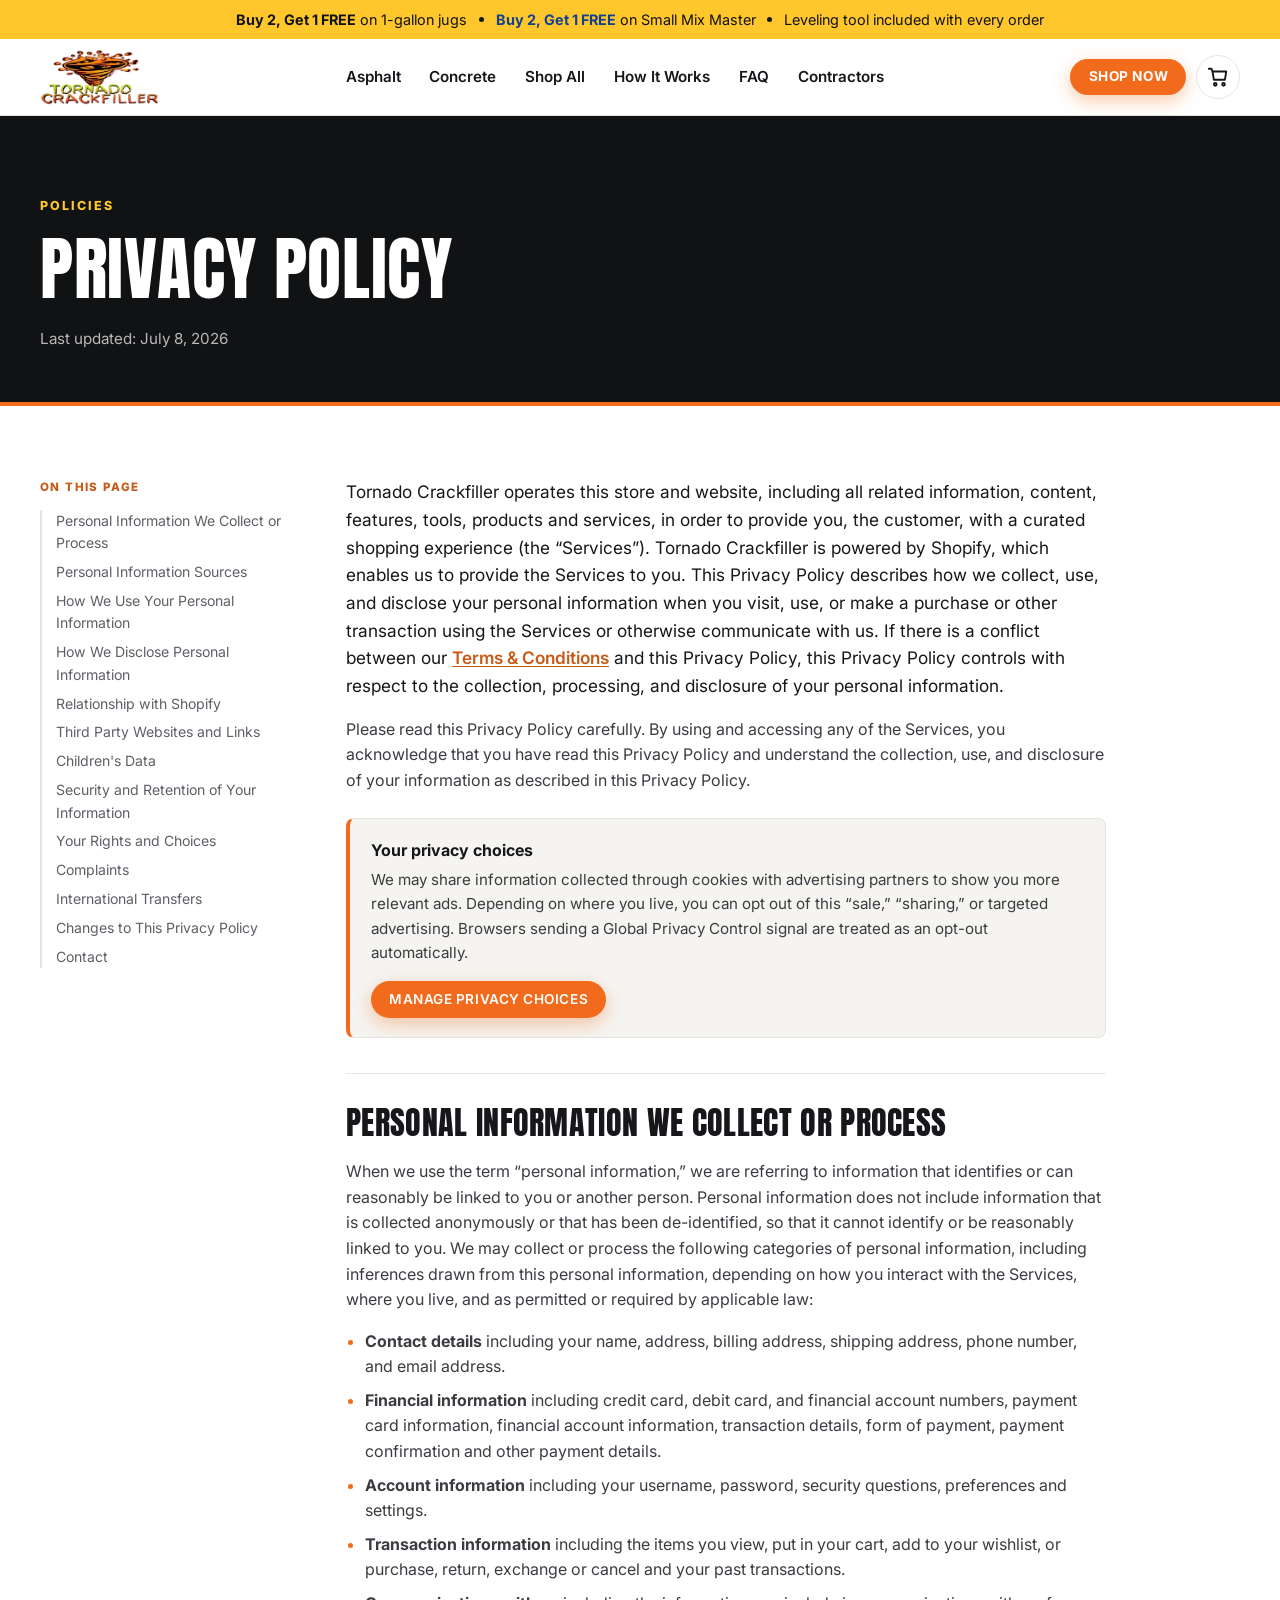
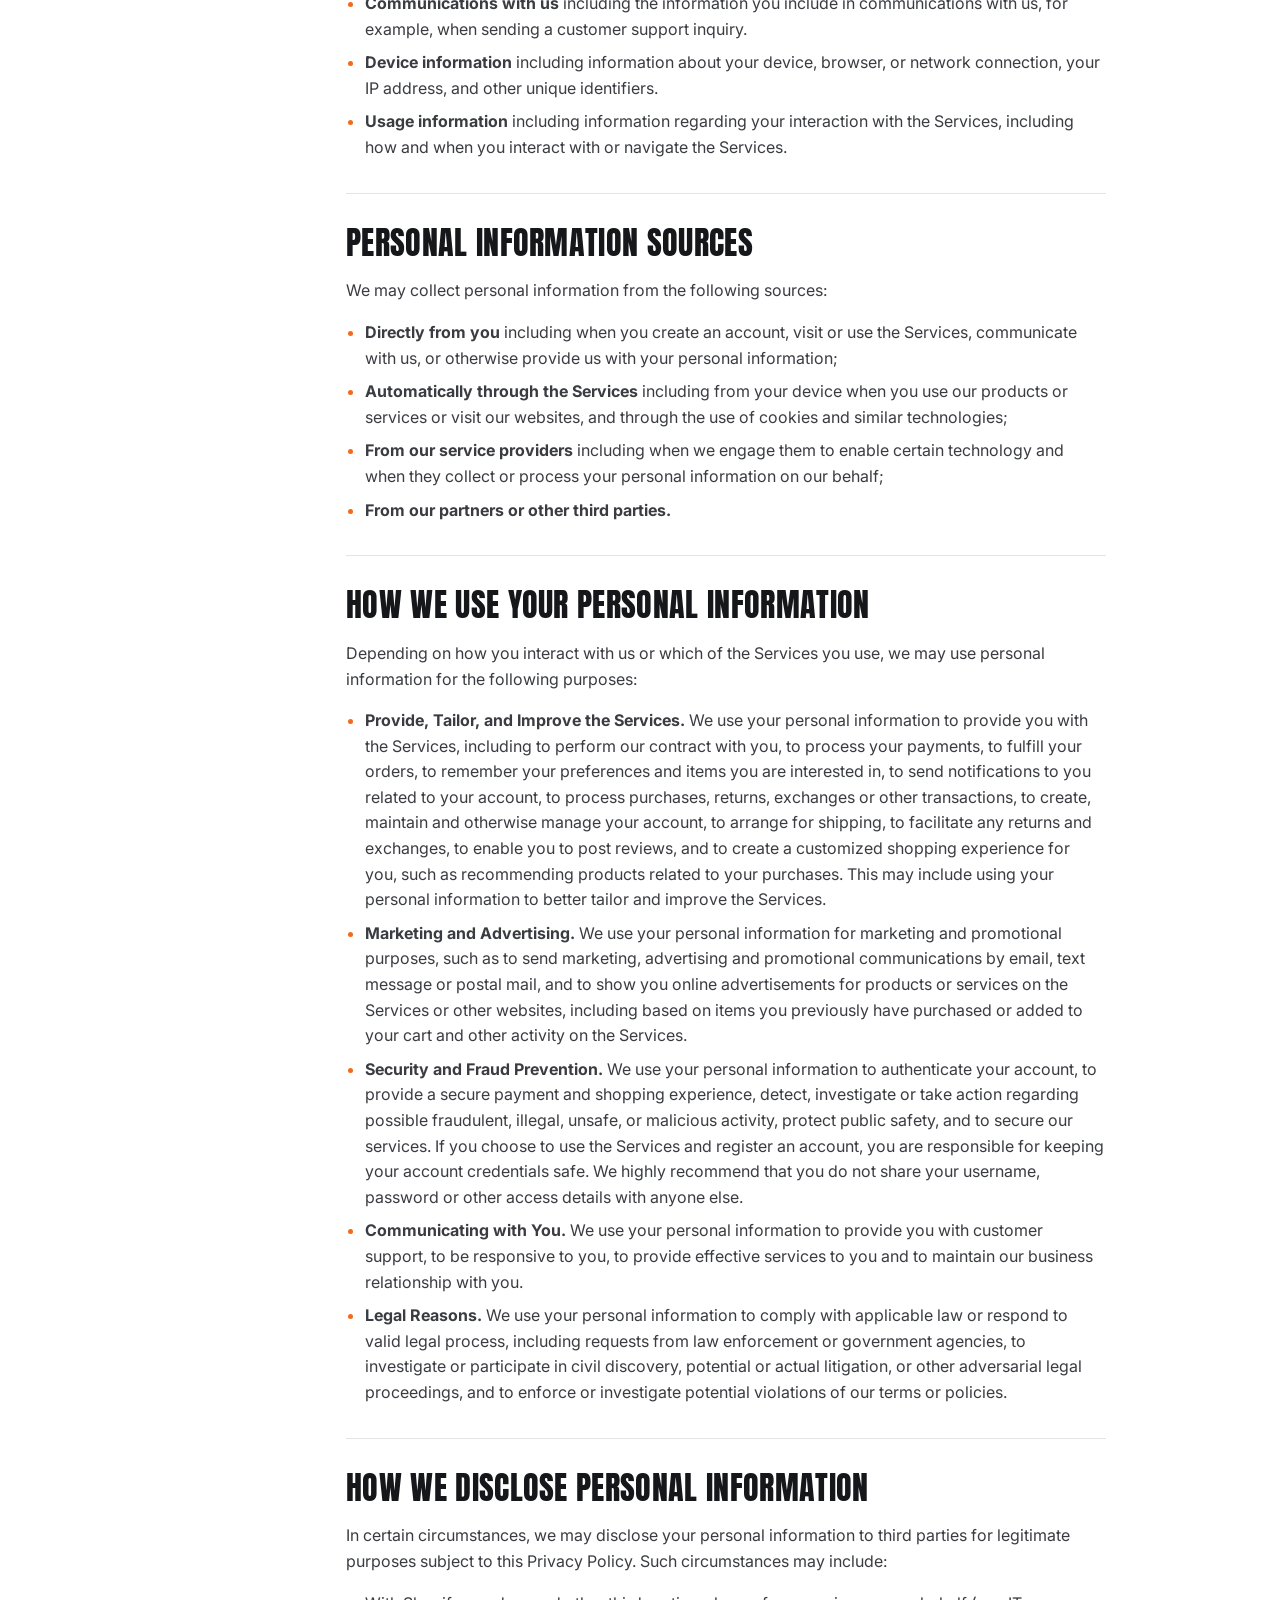
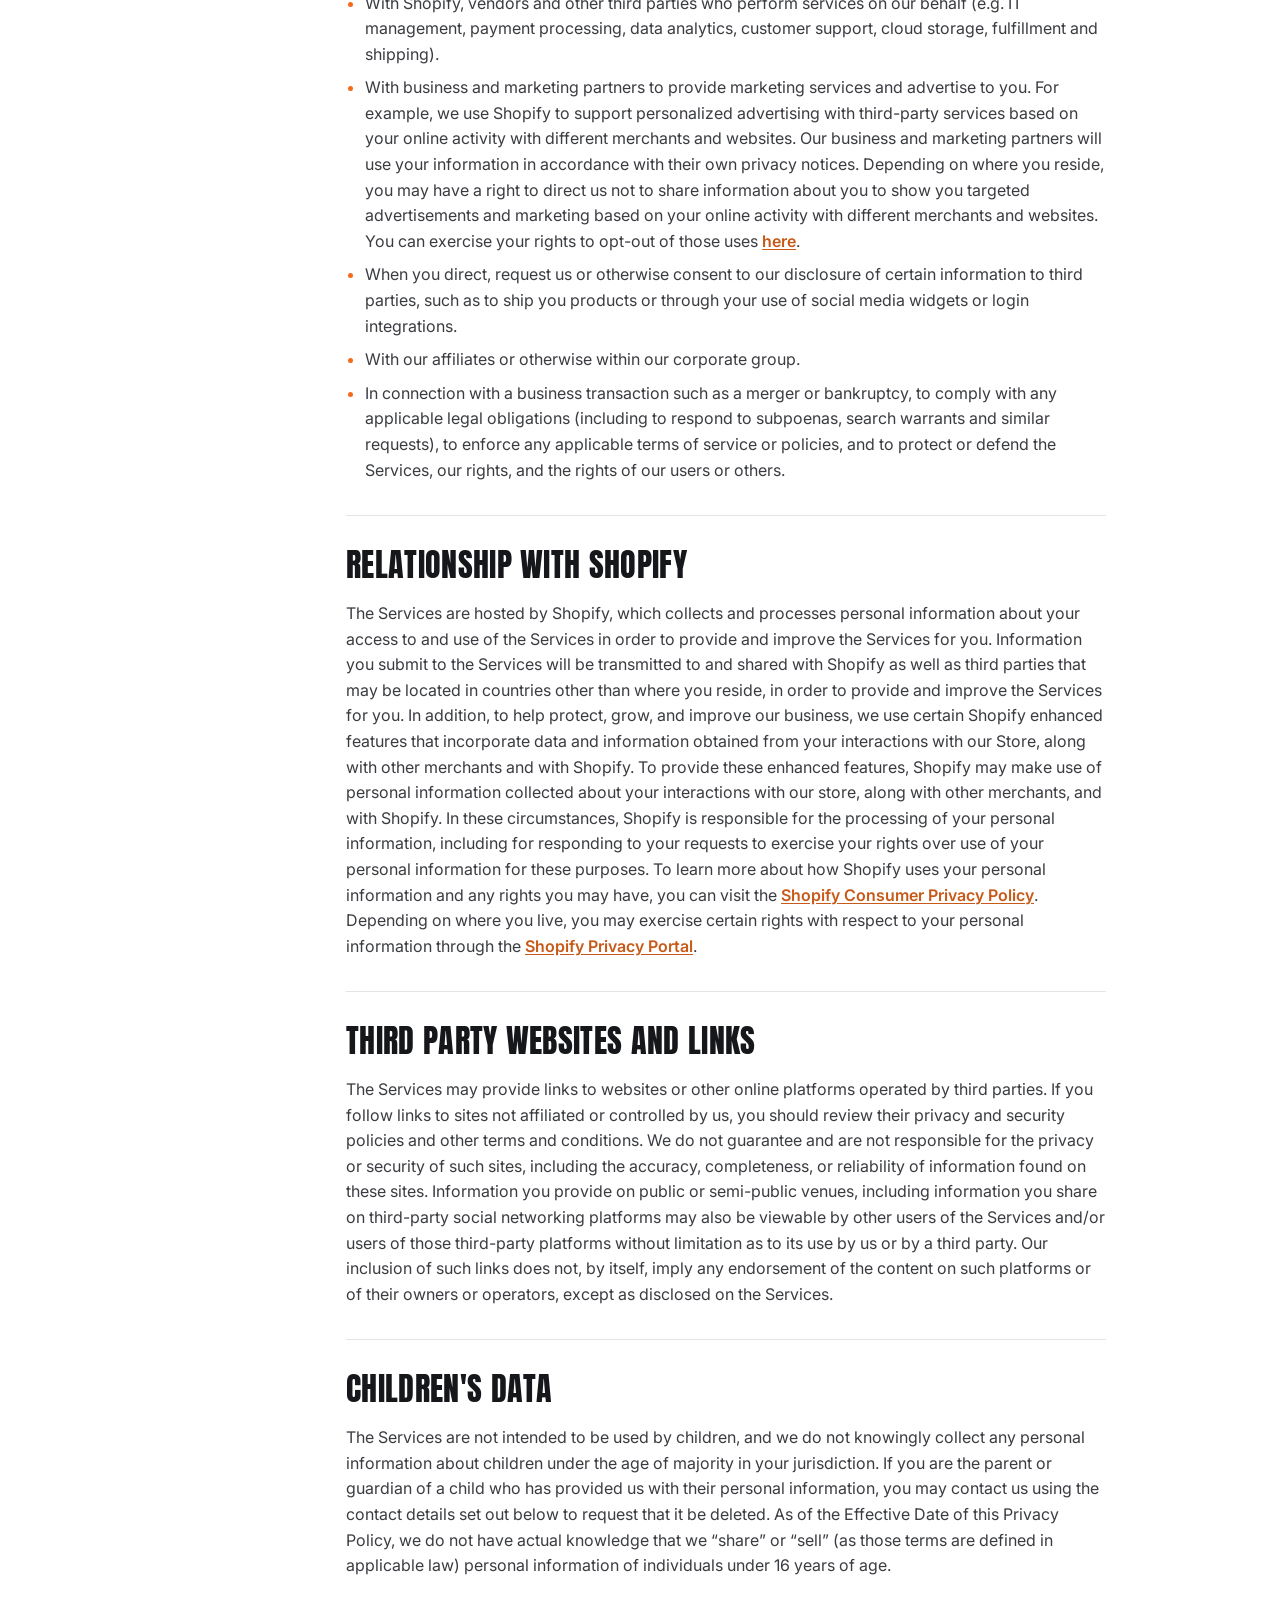
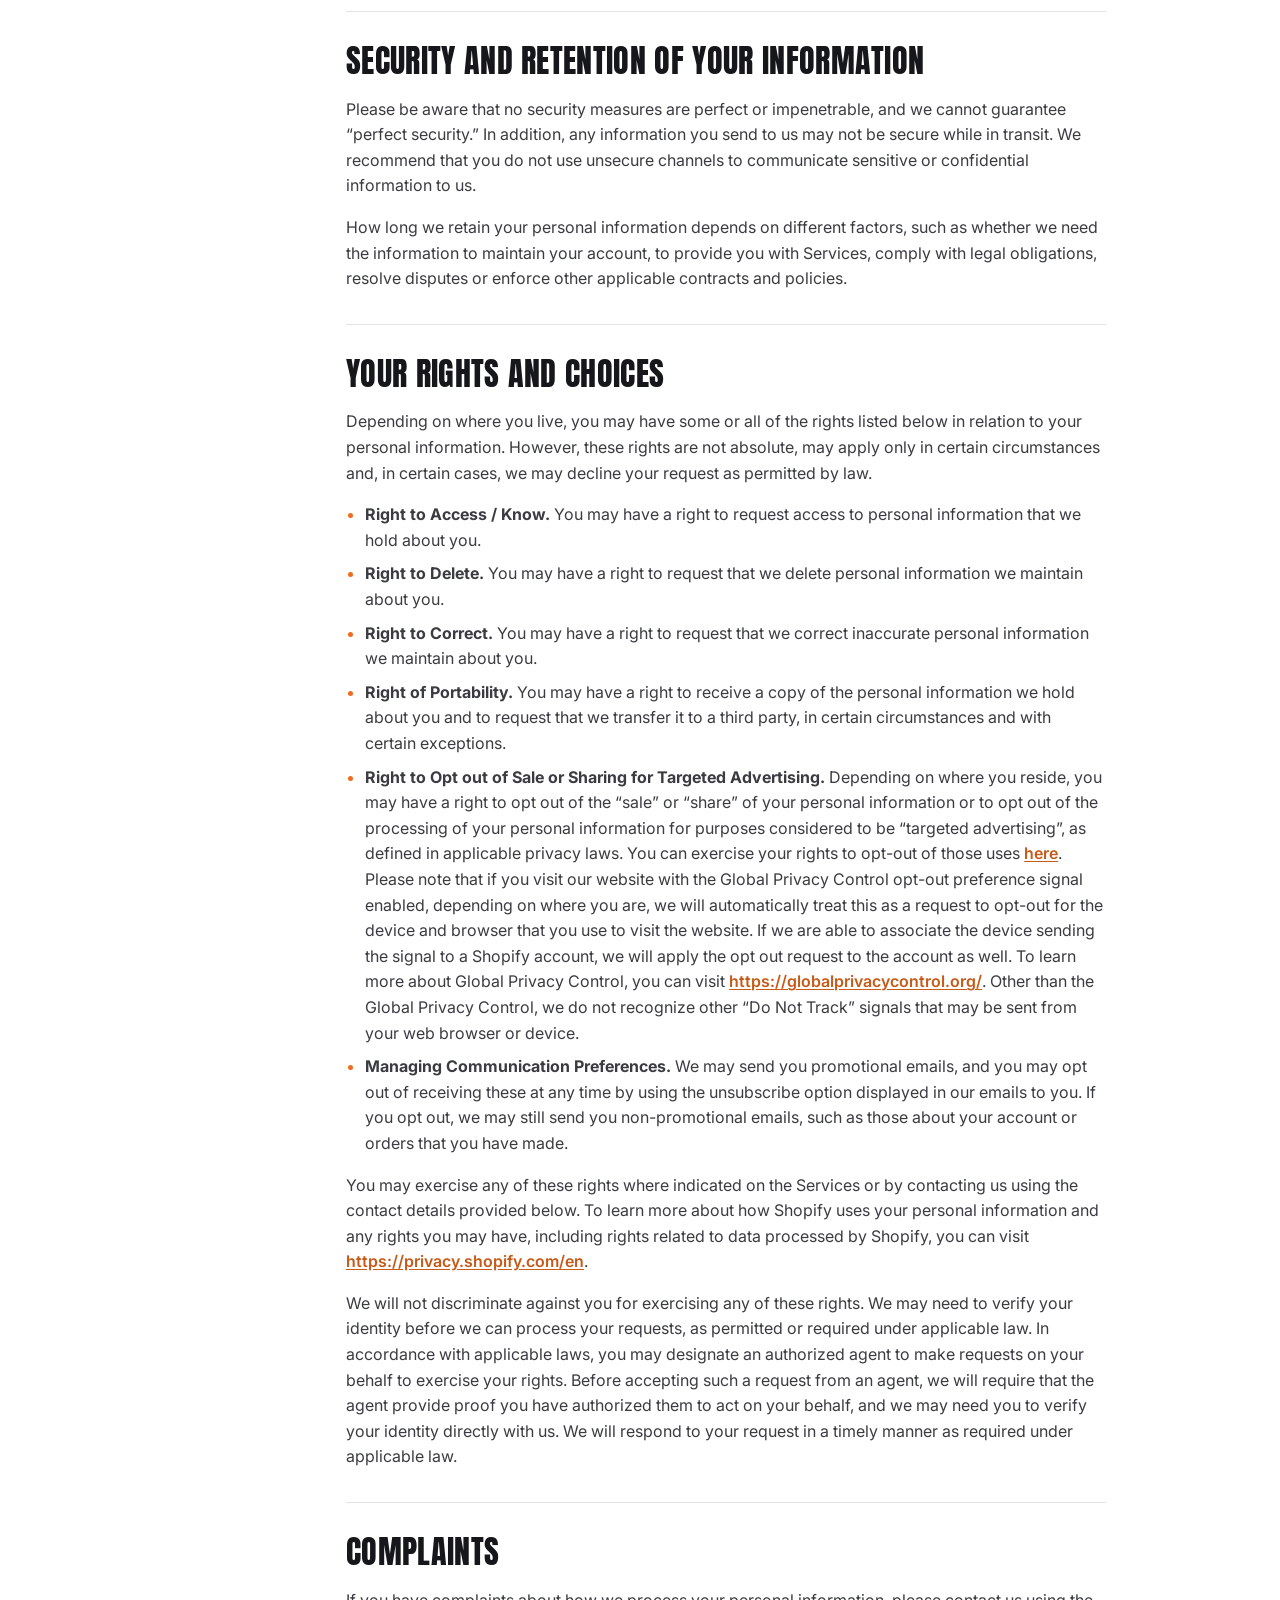
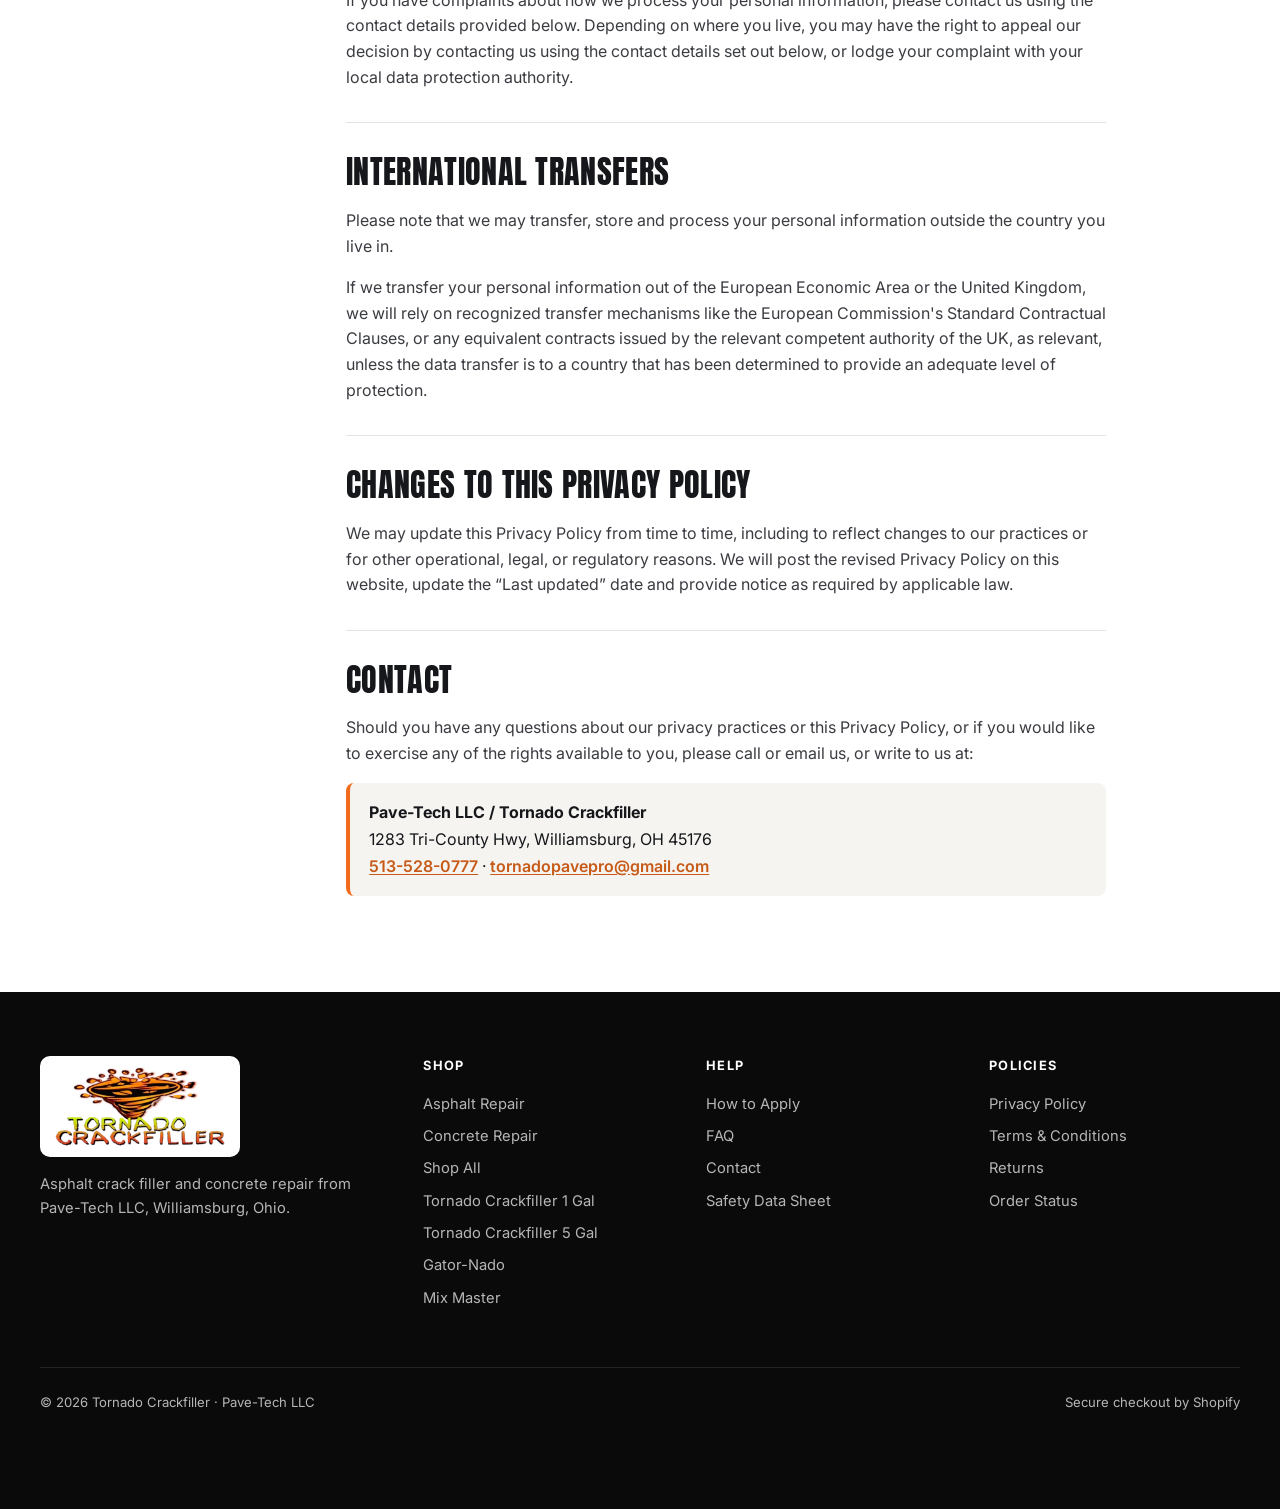
<file: privacy.html>
<!DOCTYPE html>
<html lang="en">
<head>
<meta charset="UTF-8">
<meta name="viewport" content="width=device-width, initial-scale=1">
<title>Privacy Policy | Tornado Crackfiller</title>
<meta name="description" content="How Tornado Crackfiller collects, uses, and protects your personal information.">
<link rel="canonical" href="https://tornadocrackfiller.com/privacy">
<meta name="theme-color" content="#111214">
<link rel="icon" href="assets/logo.png">
<link rel="preconnect" href="https://fonts.googleapis.com">
<link rel="preconnect" href="https://fonts.gstatic.com" crossorigin>
<link rel="preload" as="style" href="https://fonts.googleapis.com/css2?family=Anton&family=Inter:wght@400;500;600;700;800&display=swap" onload="this.onload=null;this.rel='stylesheet'">
<noscript><link rel="stylesheet" href="https://fonts.googleapis.com/css2?family=Anton&family=Inter:wght@400;500;600;700;800&display=swap"></noscript>
<link rel="stylesheet" href="style.css">
</head>
<body class="legal-page">

<!-- PROMO BAR -->
<div class="promo-bar">
  <a class="hide-sm" href="asphalt.html#single-cracks"><strong>Buy 2, Get 1 FREE</strong> on 1-gallon jugs</a>
  <span class="dot" aria-hidden="true"></span>
  <a class="hide-sm promo-blue" href="concrete.html"><strong>Buy 2, Get 1 FREE</strong> on Small Mix Master</a>
  <span class="dot" aria-hidden="true"></span>
  <span class="hide-sm">Leveling tool included with every order</span>
  <a class="show-sm" href="shop.html"><strong>Buy 2, Get 1 FREE</strong> on 1-gal jugs &amp; Small Mix Master</a>
</div>

<!-- HEADER -->
<header class="site-header" id="top">
  <div class="container header-inner">
    <a href="index.html" class="logo" aria-label="Tornado Crackfiller home">
      <img src="assets/logo-trim.webp" alt="Tornado Crackfiller" width="278" height="131">
    </a>
    <nav class="main-nav" aria-label="Main">
      <a href="asphalt.html">Asphalt</a>
      <a href="concrete.html">Concrete</a>
      <a href="shop.html">Shop All</a>
      <a href="index.html#how-it-works">How It Works</a>
      <a href="index.html#faq">FAQ</a>
      <a href="index.html#contractors">Contractors</a>
    </nav>
    <div class="header-actions">
      <a href="shop.html" class="btn btn-primary btn-sm hide-sm">Shop Now</a>
      <a class="cart-btn" href="https://tornadocrackfiller.myshopify.com/cart" aria-label="View cart">
        <svg viewBox="0 0 24 24" width="22" height="22" fill="none" stroke="currentColor" stroke-width="2" stroke-linecap="round" stroke-linejoin="round" aria-hidden="true"><path d="M6 6h15l-1.5 9h-12z"/><path d="M6 6 5 3H2"/><circle cx="9" cy="20" r="1.5"/><circle cx="18" cy="20" r="1.5"/></svg>
      </a>
      <button class="menu-btn" type="button" aria-label="Open menu" aria-expanded="false" aria-controls="mobile-nav">
        <span></span><span></span><span></span>
      </button>
    </div>
  </div>
  <nav class="mobile-nav" id="mobile-nav" aria-label="Mobile">
    <a href="asphalt.html">Asphalt</a>
    <a href="concrete.html">Concrete</a>
    <a href="shop.html">Shop All</a>
    <a href="index.html#how-it-works">How It Works</a>
    <a href="index.html#faq">FAQ</a>
    <a href="index.html#contractors">Contractors &amp; Contact</a>
  </nav>
</header>

<main>

<section class="page-hero">
  <div class="container">
    <p class="eyebrow">Policies</p>
    <h1>Privacy Policy</h1>
    <p class="page-meta">Last updated: July 8, 2026</p>
  </div>
</section>

<section class="legal-wrap">
  <div class="container legal-grid">
    <aside class="legal-toc" aria-label="On this page">
      <p class="toc-title">On this page</p>
      <ul>
        <li><a href="#collect">Personal Information We Collect or Process</a></li>
        <li><a href="#sources">Personal Information Sources</a></li>
        <li><a href="#use">How We Use Your Personal Information</a></li>
        <li><a href="#disclose">How We Disclose Personal Information</a></li>
        <li><a href="#shopify">Relationship with Shopify</a></li>
        <li><a href="#links">Third Party Websites and Links</a></li>
        <li><a href="#children">Children's Data</a></li>
        <li><a href="#security">Security and Retention of Your Information</a></li>
        <li><a href="#rights">Your Rights and Choices</a></li>
        <li><a href="#complaints">Complaints</a></li>
        <li><a href="#transfers">International Transfers</a></li>
        <li><a href="#changes">Changes to This Privacy Policy</a></li>
        <li><a href="#contact">Contact</a></li>
      </ul>
    </aside>
    <article class="legal">
      <p class="legal-intro">Tornado Crackfiller operates this store and website, including all related information, content, features, tools, products and services, in order to provide you, the customer, with a curated shopping experience (the “Services”). Tornado Crackfiller is powered by Shopify, which enables us to provide the Services to you. This Privacy Policy describes how we collect, use, and disclose your personal information when you visit, use, or make a purchase or other transaction using the Services or otherwise communicate with us. If there is a conflict between our <a href="terms.html">Terms &amp; Conditions</a> and this Privacy Policy, this Privacy Policy controls with respect to the collection, processing, and disclosure of your personal information.</p>
      <p>Please read this Privacy Policy carefully. By using and accessing any of the Services, you acknowledge that you have read this Privacy Policy and understand the collection, use, and disclosure of your information as described in this Privacy Policy.</p>
      <div class="legal-callout">
        <strong>Your privacy choices</strong>
        <p>We may share information collected through cookies with advertising partners to show you more relevant ads. Depending on where you live, you can opt out of this “sale,” “sharing,” or targeted advertising. Browsers sending a Global Privacy Control signal are treated as an opt-out automatically.</p>
        <a class="btn btn-primary btn-sm" href="https://tornadocrackfiller.myshopify.com/pages/data-sharing-opt-out">Manage privacy choices</a>
      </div>
    <section id="collect">
      <h2>Personal Information We Collect or Process</h2>
      <p>When we use the term “personal information,” we are referring to information that identifies or can reasonably be linked to you or another person. Personal information does not include information that is collected anonymously or that has been de-identified, so that it cannot identify or be reasonably linked to you. We may collect or process the following categories of personal information, including inferences drawn from this personal information, depending on how you interact with the Services, where you live, and as permitted or required by applicable law:</p><ul>
        <li><strong>Contact details</strong> including your name, address, billing address, shipping address, phone number, and email address.</li>
        <li><strong>Financial information</strong> including credit card, debit card, and financial account numbers, payment card information, financial account information, transaction details, form of payment, payment confirmation and other payment details.</li>
        <li><strong>Account information</strong> including your username, password, security questions, preferences and settings.</li>
        <li><strong>Transaction information</strong> including the items you view, put in your cart, add to your wishlist, or purchase, return, exchange or cancel and your past transactions.</li>
        <li><strong>Communications with us</strong> including the information you include in communications with us, for example, when sending a customer support inquiry.</li>
        <li><strong>Device information</strong> including information about your device, browser, or network connection, your IP address, and other unique identifiers.</li>
        <li><strong>Usage information</strong> including information regarding your interaction with the Services, including how and when you interact with or navigate the Services.</li>
      </ul>
    </section>
    <section id="sources">
      <h2>Personal Information Sources</h2>
      <p>We may collect personal information from the following sources:</p><ul>
        <li><strong>Directly from you</strong> including when you create an account, visit or use the Services, communicate with us, or otherwise provide us with your personal information;</li>
        <li><strong>Automatically through the Services</strong> including from your device when you use our products or services or visit our websites, and through the use of cookies and similar technologies;</li>
        <li><strong>From our service providers</strong> including when we engage them to enable certain technology and when they collect or process your personal information on our behalf;</li>
        <li><strong>From our partners or other third parties.</strong></li>
      </ul>
    </section>
    <section id="use">
      <h2>How We Use Your Personal Information</h2>
      <p>Depending on how you interact with us or which of the Services you use, we may use personal information for the following purposes:</p><ul>
        <li><strong>Provide, Tailor, and Improve the Services.</strong> We use your personal information to provide you with the Services, including to perform our contract with you, to process your payments, to fulfill your orders, to remember your preferences and items you are interested in, to send notifications to you related to your account, to process purchases, returns, exchanges or other transactions, to create, maintain and otherwise manage your account, to arrange for shipping, to facilitate any returns and exchanges, to enable you to post reviews, and to create a customized shopping experience for you, such as recommending products related to your purchases. This may include using your personal information to better tailor and improve the Services.</li>
        <li><strong>Marketing and Advertising.</strong> We use your personal information for marketing and promotional purposes, such as to send marketing, advertising and promotional communications by email, text message or postal mail, and to show you online advertisements for products or services on the Services or other websites, including based on items you previously have purchased or added to your cart and other activity on the Services.</li>
        <li><strong>Security and Fraud Prevention.</strong> We use your personal information to authenticate your account, to provide a secure payment and shopping experience, detect, investigate or take action regarding possible fraudulent, illegal, unsafe, or malicious activity, protect public safety, and to secure our services. If you choose to use the Services and register an account, you are responsible for keeping your account credentials safe. We highly recommend that you do not share your username, password or other access details with anyone else.</li>
        <li><strong>Communicating with You.</strong> We use your personal information to provide you with customer support, to be responsive to you, to provide effective services to you and to maintain our business relationship with you.</li>
        <li><strong>Legal Reasons.</strong> We use your personal information to comply with applicable law or respond to valid legal process, including requests from law enforcement or government agencies, to investigate or participate in civil discovery, potential or actual litigation, or other adversarial legal proceedings, and to enforce or investigate potential violations of our terms or policies.</li>
      </ul>
    </section>
    <section id="disclose">
      <h2>How We Disclose Personal Information</h2>
      <p>In certain circumstances, we may disclose your personal information to third parties for legitimate purposes subject to this Privacy Policy. Such circumstances may include:</p><ul>
        <li>With Shopify, vendors and other third parties who perform services on our behalf (e.g. IT management, payment processing, data analytics, customer support, cloud storage, fulfillment and shipping).</li>
        <li>With business and marketing partners to provide marketing services and advertise to you. For example, we use Shopify to support personalized advertising with third-party services based on your online activity with different merchants and websites. Our business and marketing partners will use your information in accordance with their own privacy notices. Depending on where you reside, you may have a right to direct us not to share information about you to show you targeted advertisements and marketing based on your online activity with different merchants and websites. You can exercise your rights to opt-out of those uses <a href="https://tornadocrackfiller.myshopify.com/pages/data-sharing-opt-out">here</a>.</li>
        <li>When you direct, request us or otherwise consent to our disclosure of certain information to third parties, such as to ship you products or through your use of social media widgets or login integrations.</li>
        <li>With our affiliates or otherwise within our corporate group.</li>
        <li>In connection with a business transaction such as a merger or bankruptcy, to comply with any applicable legal obligations (including to respond to subpoenas, search warrants and similar requests), to enforce any applicable terms of service or policies, and to protect or defend the Services, our rights, and the rights of our users or others.</li>
      </ul>
    </section>
    <section id="shopify">
      <h2>Relationship with Shopify</h2>
      <p>The Services are hosted by Shopify, which collects and processes personal information about your access to and use of the Services in order to provide and improve the Services for you. Information you submit to the Services will be transmitted to and shared with Shopify as well as third parties that may be located in countries other than where you reside, in order to provide and improve the Services for you. In addition, to help protect, grow, and improve our business, we use certain Shopify enhanced features that incorporate data and information obtained from your interactions with our Store, along with other merchants and with Shopify. To provide these enhanced features, Shopify may make use of personal information collected about your interactions with our store, along with other merchants, and with Shopify. In these circumstances, Shopify is responsible for the processing of your personal information, including for responding to your requests to exercise your rights over use of your personal information for these purposes. To learn more about how Shopify uses your personal information and any rights you may have, you can visit the <a href="https://www.shopify.com/legal/privacy" target="_blank" rel="noopener">Shopify Consumer Privacy Policy</a>. Depending on where you live, you may exercise certain rights with respect to your personal information through the <a href="https://privacy.shopify.com/en" target="_blank" rel="noopener">Shopify Privacy Portal</a>.</p>
    </section>
    <section id="links">
      <h2>Third Party Websites and Links</h2>
      <p>The Services may provide links to websites or other online platforms operated by third parties. If you follow links to sites not affiliated or controlled by us, you should review their privacy and security policies and other terms and conditions. We do not guarantee and are not responsible for the privacy or security of such sites, including the accuracy, completeness, or reliability of information found on these sites. Information you provide on public or semi-public venues, including information you share on third-party social networking platforms may also be viewable by other users of the Services and/or users of those third-party platforms without limitation as to its use by us or by a third party. Our inclusion of such links does not, by itself, imply any endorsement of the content on such platforms or of their owners or operators, except as disclosed on the Services.</p>
    </section>
    <section id="children">
      <h2>Children's Data</h2>
      <p>The Services are not intended to be used by children, and we do not knowingly collect any personal information about children under the age of majority in your jurisdiction. If you are the parent or guardian of a child who has provided us with their personal information, you may contact us using the contact details set out below to request that it be deleted. As of the Effective Date of this Privacy Policy, we do not have actual knowledge that we “share” or “sell” (as those terms are defined in applicable law) personal information of individuals under 16 years of age.</p>
    </section>
    <section id="security">
      <h2>Security and Retention of Your Information</h2>
      <p>Please be aware that no security measures are perfect or impenetrable, and we cannot guarantee “perfect security.” In addition, any information you send to us may not be secure while in transit. We recommend that you do not use unsecure channels to communicate sensitive or confidential information to us.</p>
      <p>How long we retain your personal information depends on different factors, such as whether we need the information to maintain your account, to provide you with Services, comply with legal obligations, resolve disputes or enforce other applicable contracts and policies.</p>
    </section>
    <section id="rights">
      <h2>Your Rights and Choices</h2>
      <p>Depending on where you live, you may have some or all of the rights listed below in relation to your personal information. However, these rights are not absolute, may apply only in certain circumstances and, in certain cases, we may decline your request as permitted by law.</p><ul>
        <li><strong>Right to Access / Know.</strong> You may have a right to request access to personal information that we hold about you.</li>
        <li><strong>Right to Delete.</strong> You may have a right to request that we delete personal information we maintain about you.</li>
        <li><strong>Right to Correct.</strong> You may have a right to request that we correct inaccurate personal information we maintain about you.</li>
        <li><strong>Right of Portability.</strong> You may have a right to receive a copy of the personal information we hold about you and to request that we transfer it to a third party, in certain circumstances and with certain exceptions.</li>
        <li><strong>Right to Opt out of Sale or Sharing for Targeted Advertising.</strong> Depending on where you reside, you may have a right to opt out of the “sale” or “share” of your personal information or to opt out of the processing of your personal information for purposes considered to be “targeted advertising”, as defined in applicable privacy laws. You can exercise your rights to opt-out of those uses <a href="https://tornadocrackfiller.myshopify.com/pages/data-sharing-opt-out">here</a>. Please note that if you visit our website with the Global Privacy Control opt-out preference signal enabled, depending on where you are, we will automatically treat this as a request to opt-out for the device and browser that you use to visit the website. If we are able to associate the device sending the signal to a Shopify account, we will apply the opt out request to the account as well. To learn more about Global Privacy Control, you can visit <a href="https://globalprivacycontrol.org/" target="_blank" rel="noopener">https://globalprivacycontrol.org/</a>. Other than the Global Privacy Control, we do not recognize other “Do Not Track” signals that may be sent from your web browser or device.</li>
        <li><strong>Managing Communication Preferences.</strong> We may send you promotional emails, and you may opt out of receiving these at any time by using the unsubscribe option displayed in our emails to you. If you opt out, we may still send you non-promotional emails, such as those about your account or orders that you have made.</li>
      </ul>
      <p>You may exercise any of these rights where indicated on the Services or by contacting us using the contact details provided below. To learn more about how Shopify uses your personal information and any rights you may have, including rights related to data processed by Shopify, you can visit <a href="https://privacy.shopify.com/en" target="_blank" rel="noopener">https://privacy.shopify.com/en</a>.</p>
      <p>We will not discriminate against you for exercising any of these rights. We may need to verify your identity before we can process your requests, as permitted or required under applicable law. In accordance with applicable laws, you may designate an authorized agent to make requests on your behalf to exercise your rights. Before accepting such a request from an agent, we will require that the agent provide proof you have authorized them to act on your behalf, and we may need you to verify your identity directly with us. We will respond to your request in a timely manner as required under applicable law.</p>
    </section>
    <section id="complaints">
      <h2>Complaints</h2>
      <p>If you have complaints about how we process your personal information, please contact us using the contact details provided below. Depending on where you live, you may have the right to appeal our decision by contacting us using the contact details set out below, or lodge your complaint with your local data protection authority.</p>
    </section>
    <section id="transfers">
      <h2>International Transfers</h2>
      <p>Please note that we may transfer, store and process your personal information outside the country you live in.</p>
      <p>If we transfer your personal information out of the European Economic Area or the United Kingdom, we will rely on recognized transfer mechanisms like the European Commission's Standard Contractual Clauses, or any equivalent contracts issued by the relevant competent authority of the UK, as relevant, unless the data transfer is to a country that has been determined to provide an adequate level of protection.</p>
    </section>
    <section id="changes">
      <h2>Changes to This Privacy Policy</h2>
      <p>We may update this Privacy Policy from time to time, including to reflect changes to our practices or for other operational, legal, or regulatory reasons. We will post the revised Privacy Policy on this website, update the “Last updated” date and provide notice as required by applicable law.</p>
    </section>
    <section id="contact">
      <h2>Contact</h2>
      <p>Should you have any questions about our privacy practices or this Privacy Policy, or if you would like to exercise any of the rights available to you, please call or email us, or write to us at:</p>
      <div class="legal-contact">
        <strong>Pave-Tech LLC / Tornado Crackfiller</strong><br>
        1283 Tri-County Hwy, Williamsburg, OH 45176<br>
        <a href="tel:+15135280777">513-528-0777</a> · <a href="mailto:tornadopavepro@gmail.com">tornadopavepro@gmail.com</a>
      </div>
    </section>
    </article>
  </div>
</section>

</main>

<!-- FOOTER -->
<footer class="site-footer">
  <div class="container footer-grid">
    <div>
      <img src="assets/logo-trim.webp" alt="Tornado Crackfiller" class="footer-logo" width="200" height="94" loading="lazy">
      <p>Asphalt crack filler and concrete repair from Pave-Tech LLC, Williamsburg, Ohio.</p>
    </div>
    <div>
      <h4>Shop</h4>
      <a href="asphalt.html">Asphalt Repair</a>
      <a href="concrete.html">Concrete Repair</a>
      <a href="shop.html">Shop All</a>
      <a href="tornado-crackfiller-1-gallon.html">Tornado Crackfiller 1 Gal</a>
      <a href="tornado-crackfiller-5-gallon.html">Tornado Crackfiller 5 Gal</a>
      <a href="gator-nado-crackfiller.html">Gator-Nado</a>
      <a href="mix-master-concrete-repair.html">Mix Master</a>
    </div>
    <div>
      <h4>Help</h4>
      <a href="index.html#how-it-works">How to Apply</a>
      <a href="index.html#faq">FAQ</a>
      <a href="index.html#contractors">Contact</a>
      <a href="sds.html">Safety Data Sheet</a>
    </div>
    <div>
      <h4>Policies</h4>
      <a href="privacy.html">Privacy Policy</a>
      <a href="terms.html">Terms &amp; Conditions</a>
      <a href="https://tornadocrackfiller.myshopify.com/policies/refund-policy">Returns</a>
      <a href="https://tornadocrackfiller.myshopify.com/account">Order Status</a>
    </div>
  </div>
  <div class="container footer-bottom">
    <span>© <span id="year">2026</span> Tornado Crackfiller · Pave-Tech LLC</span>
    <span>Secure checkout by Shopify</span>
  </div>
</footer>

<script>
  (function () {
    var btn = document.querySelector('.menu-btn'), nav = document.getElementById('mobile-nav');
    if (btn && nav) btn.addEventListener('click', function () {
      var open = nav.classList.toggle('open'); btn.setAttribute('aria-expanded', open);
    });
    document.getElementById('year').textContent = new Date().getFullYear();
  })();
</script>
</body>
</html>
</file>
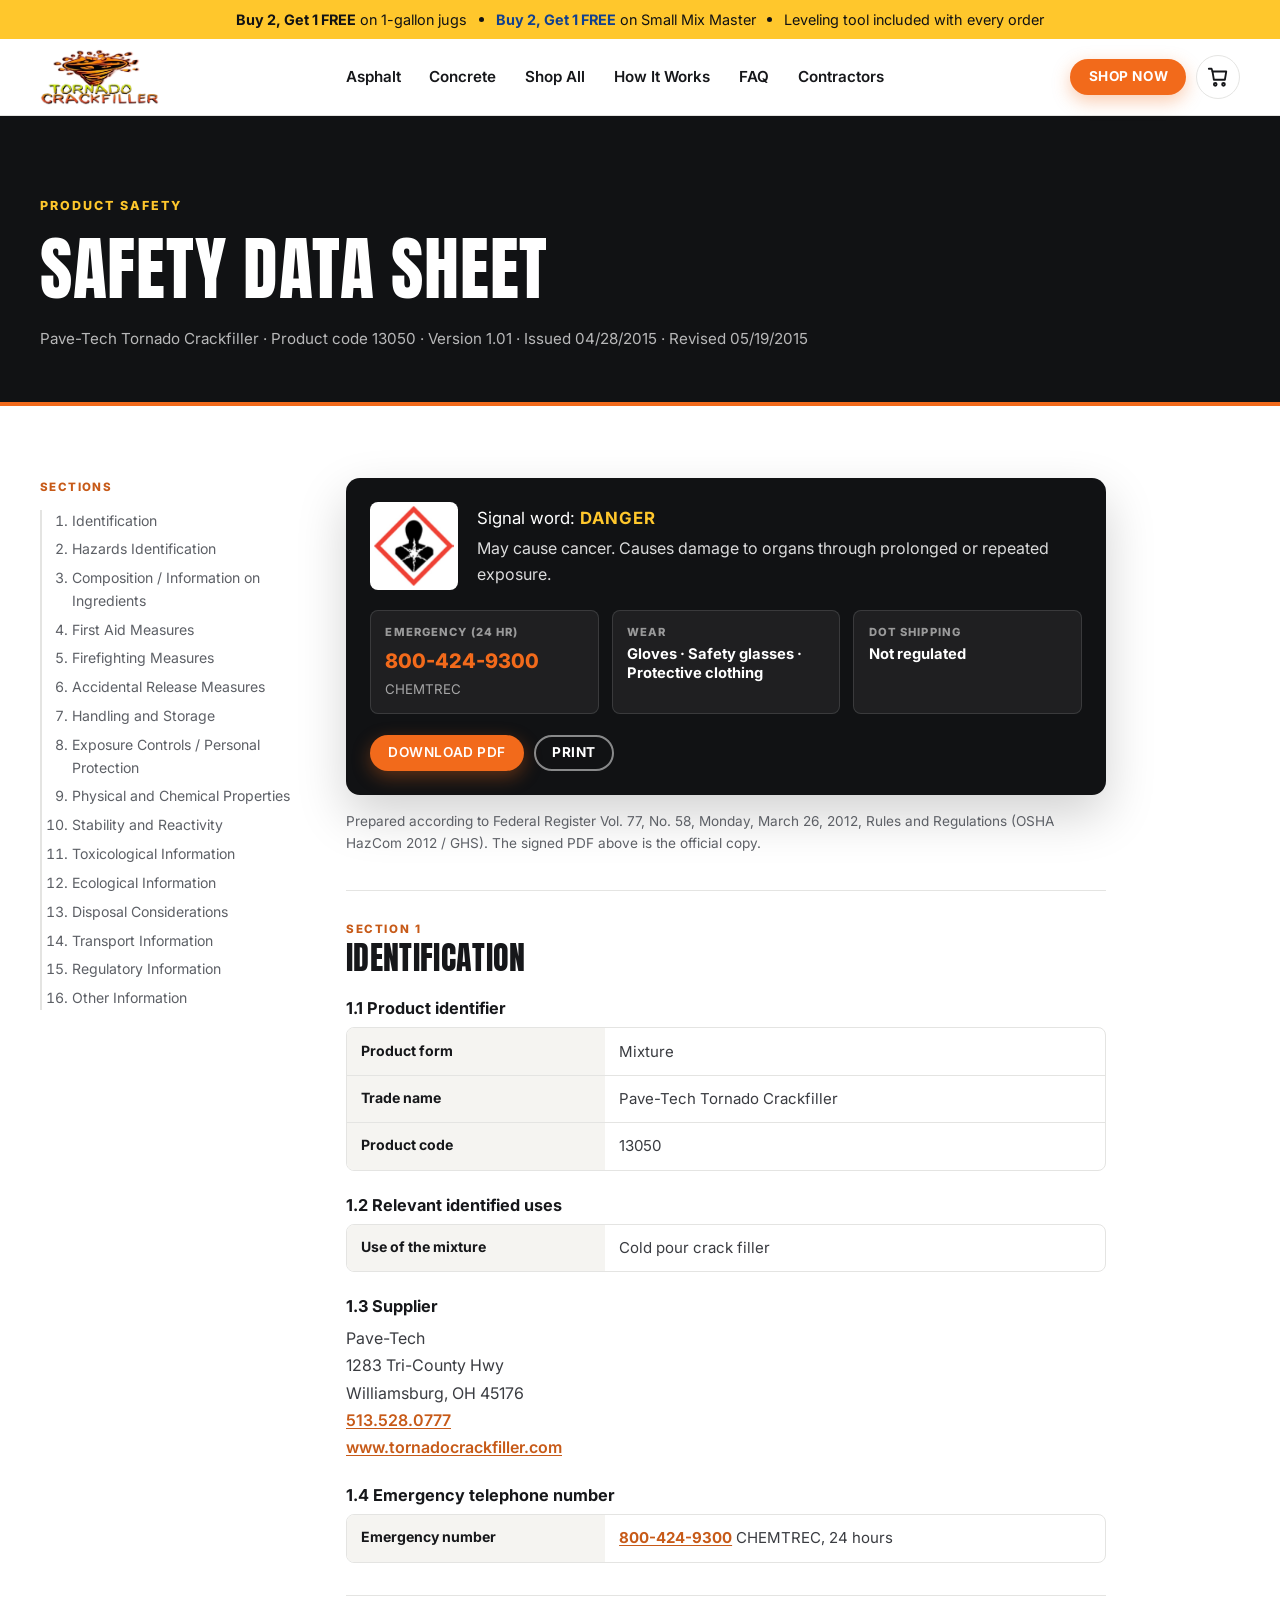
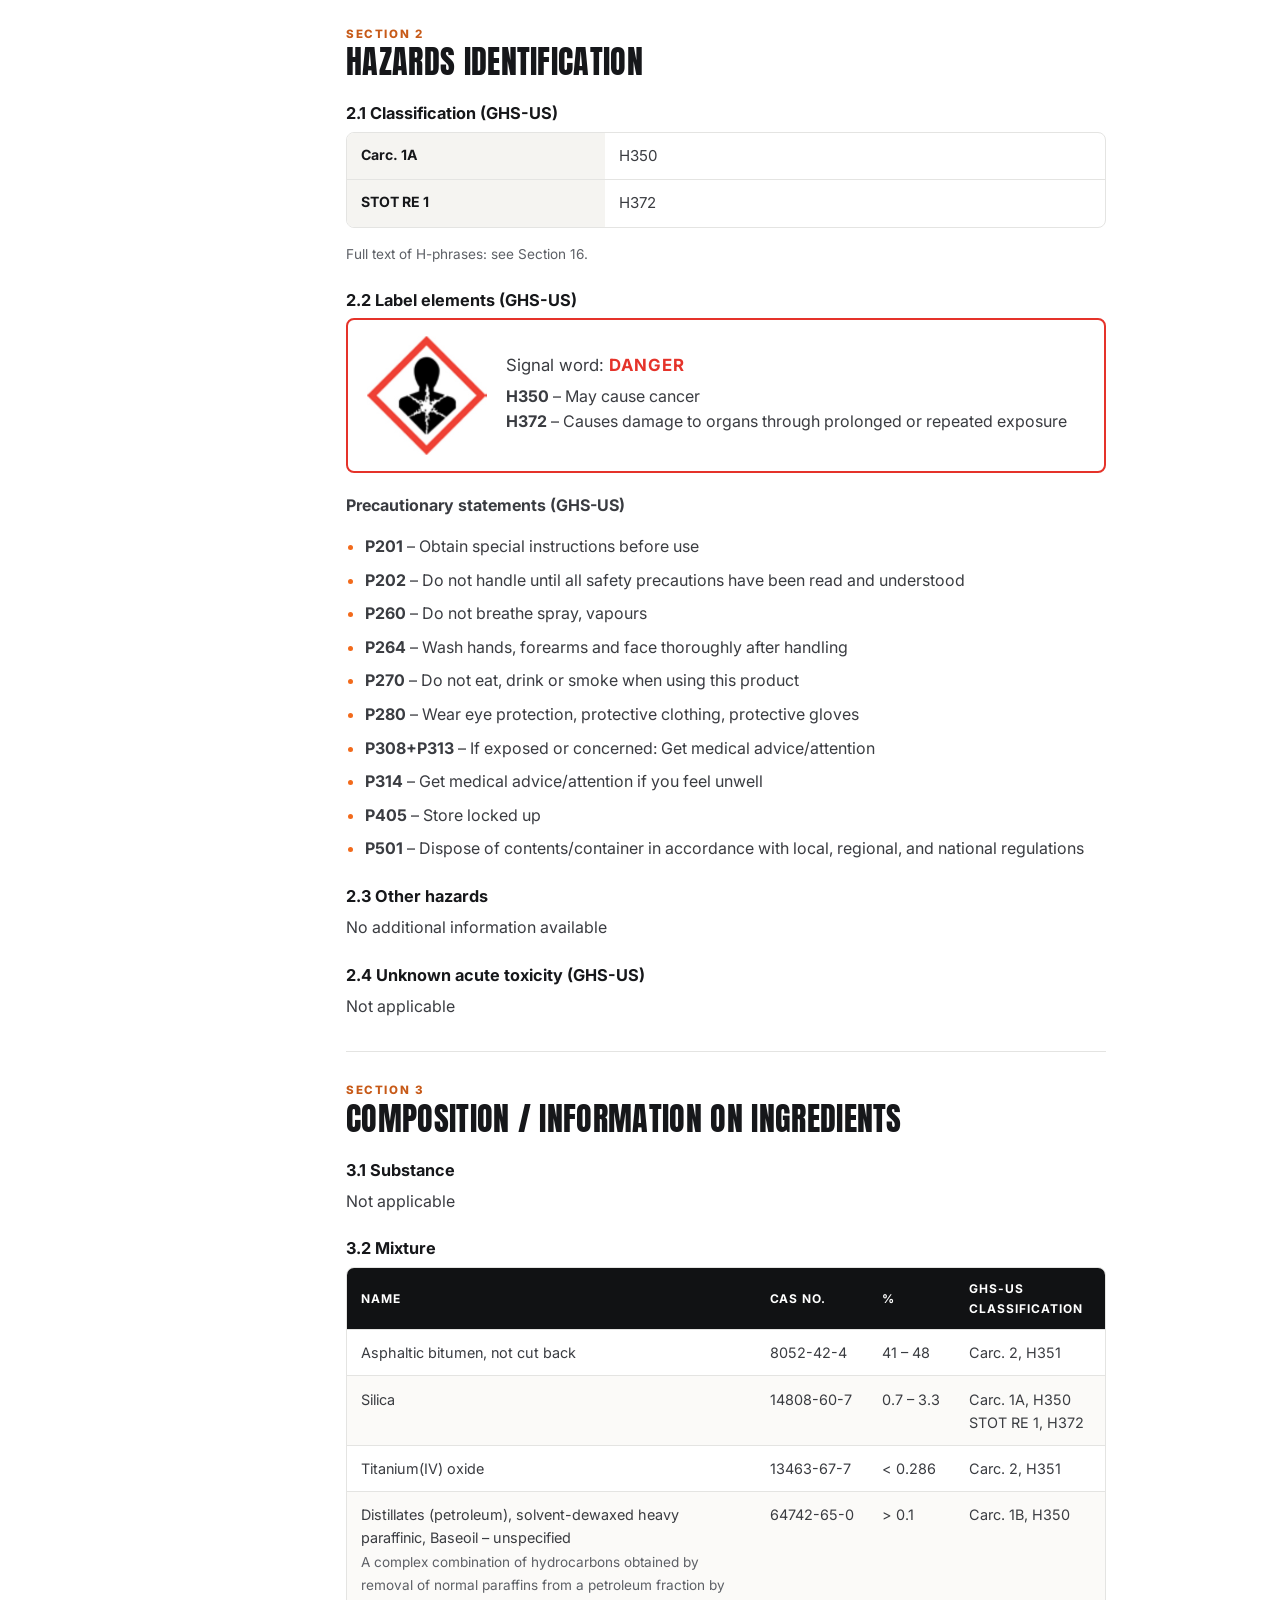
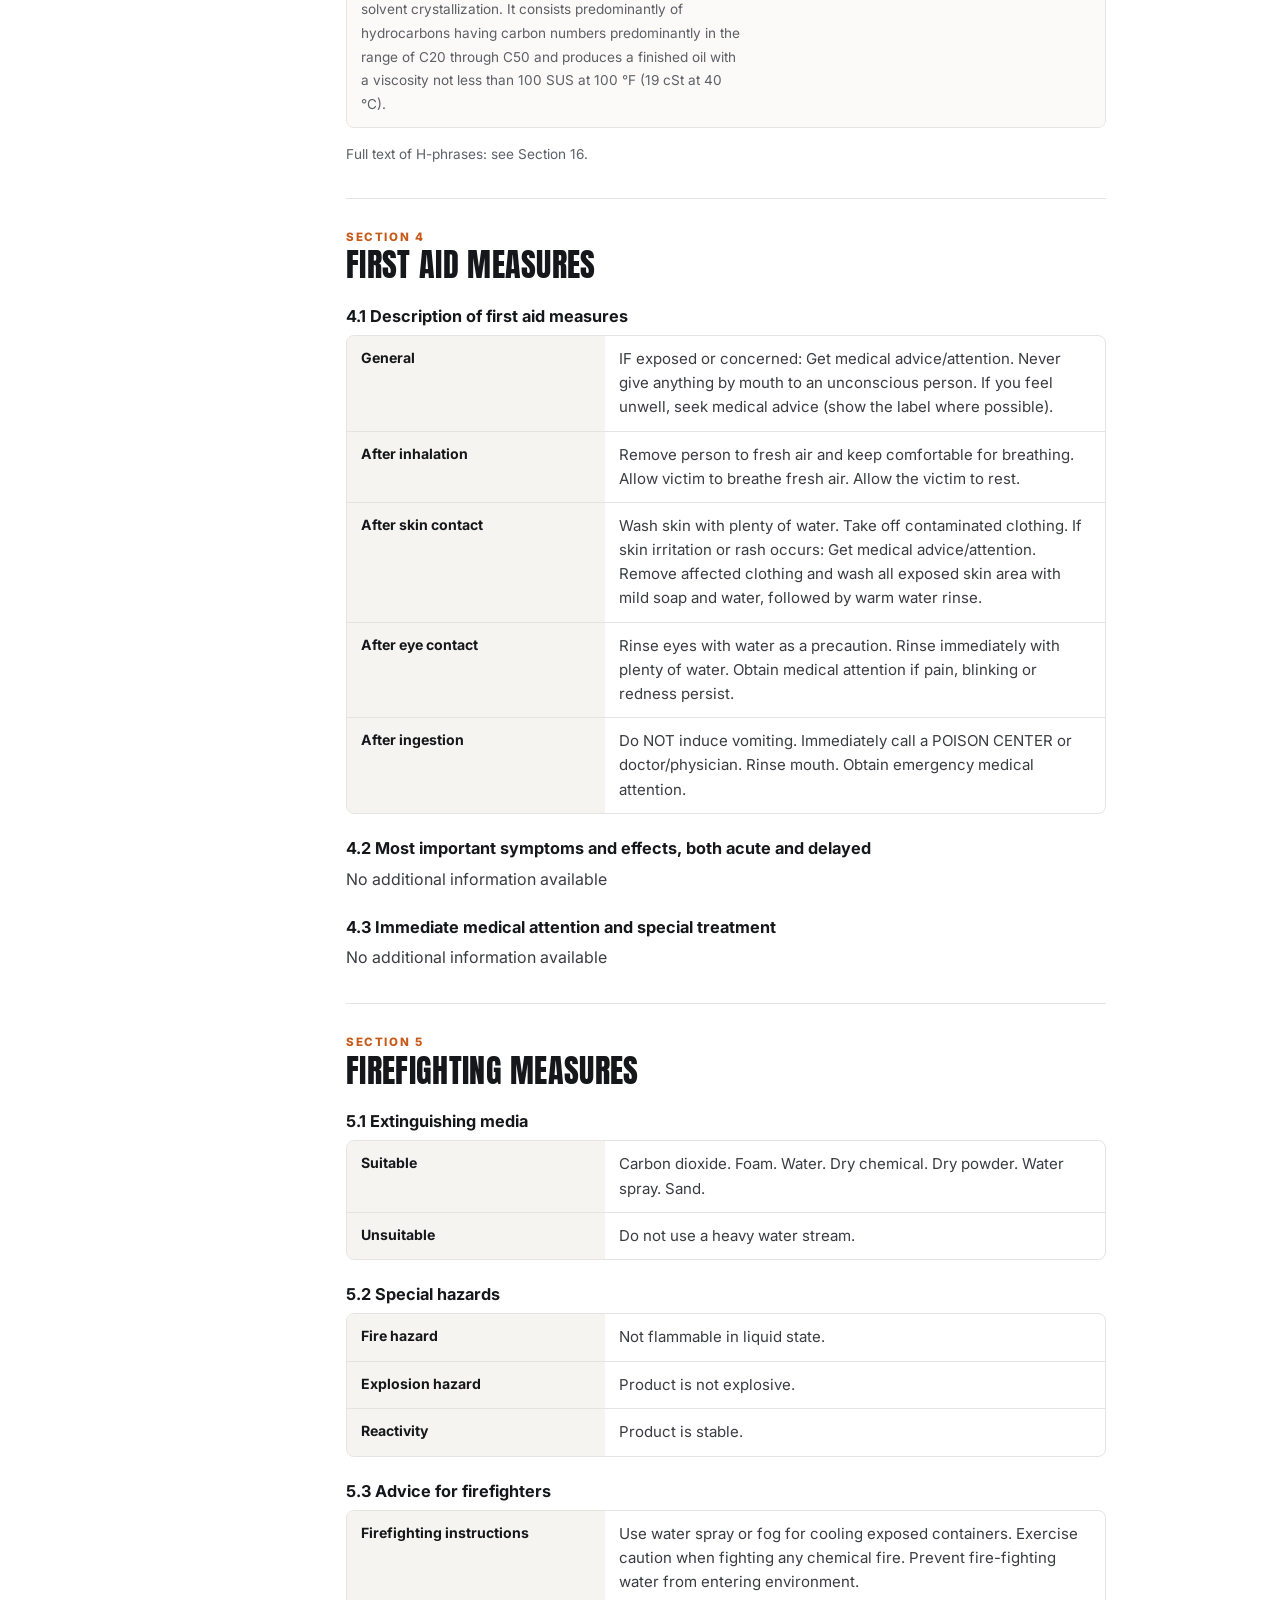
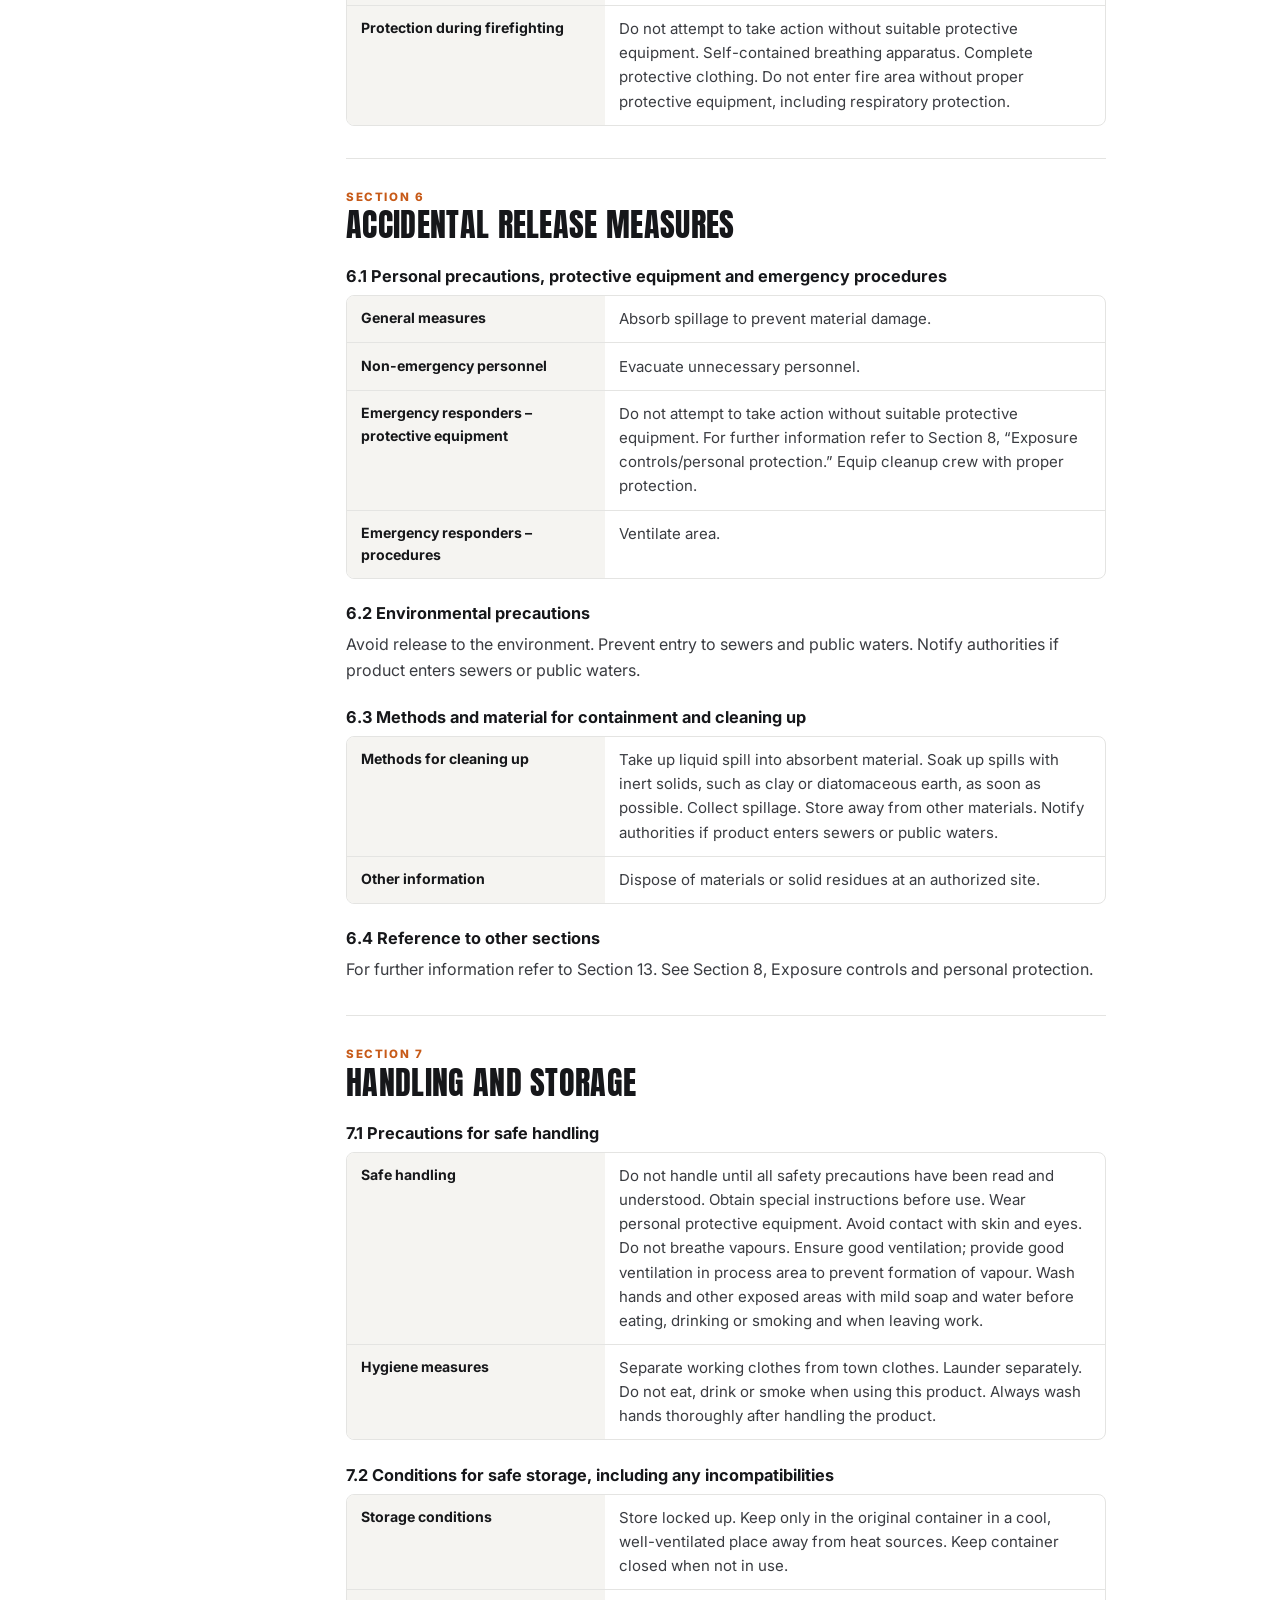
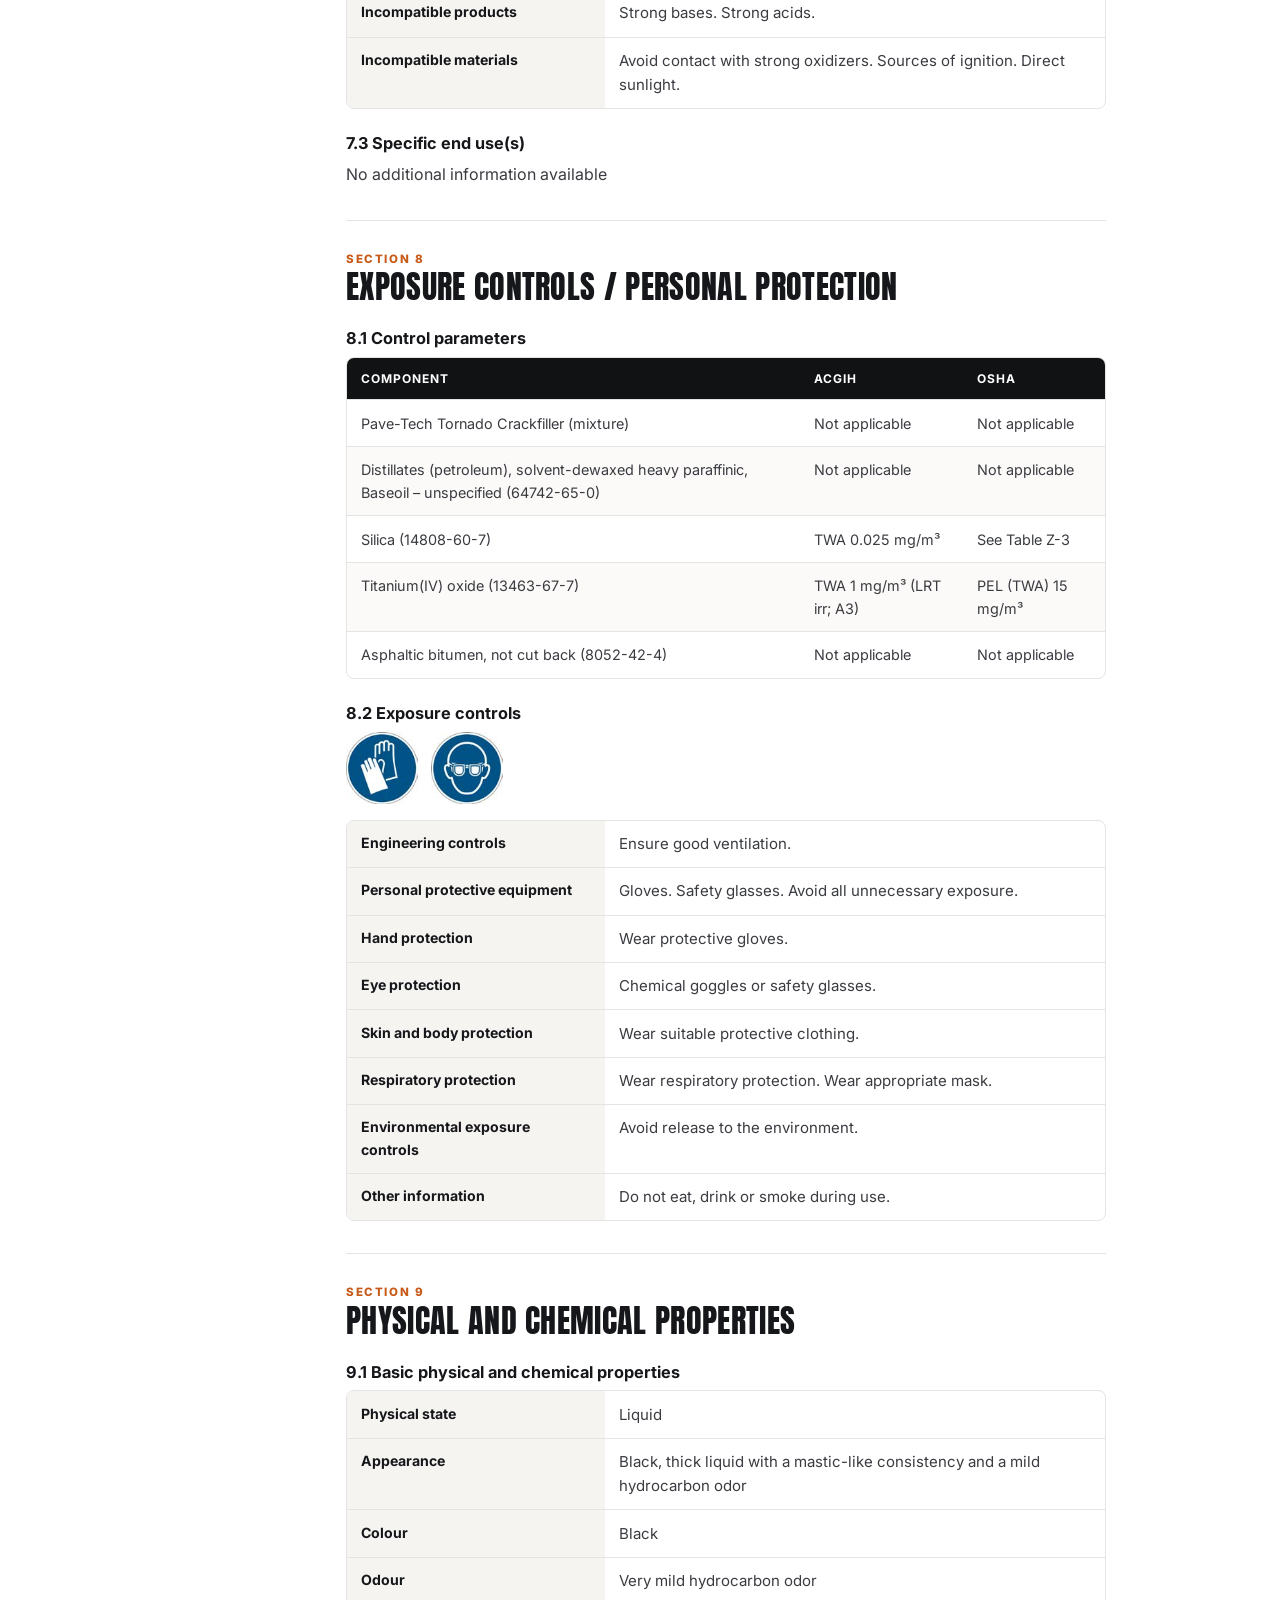
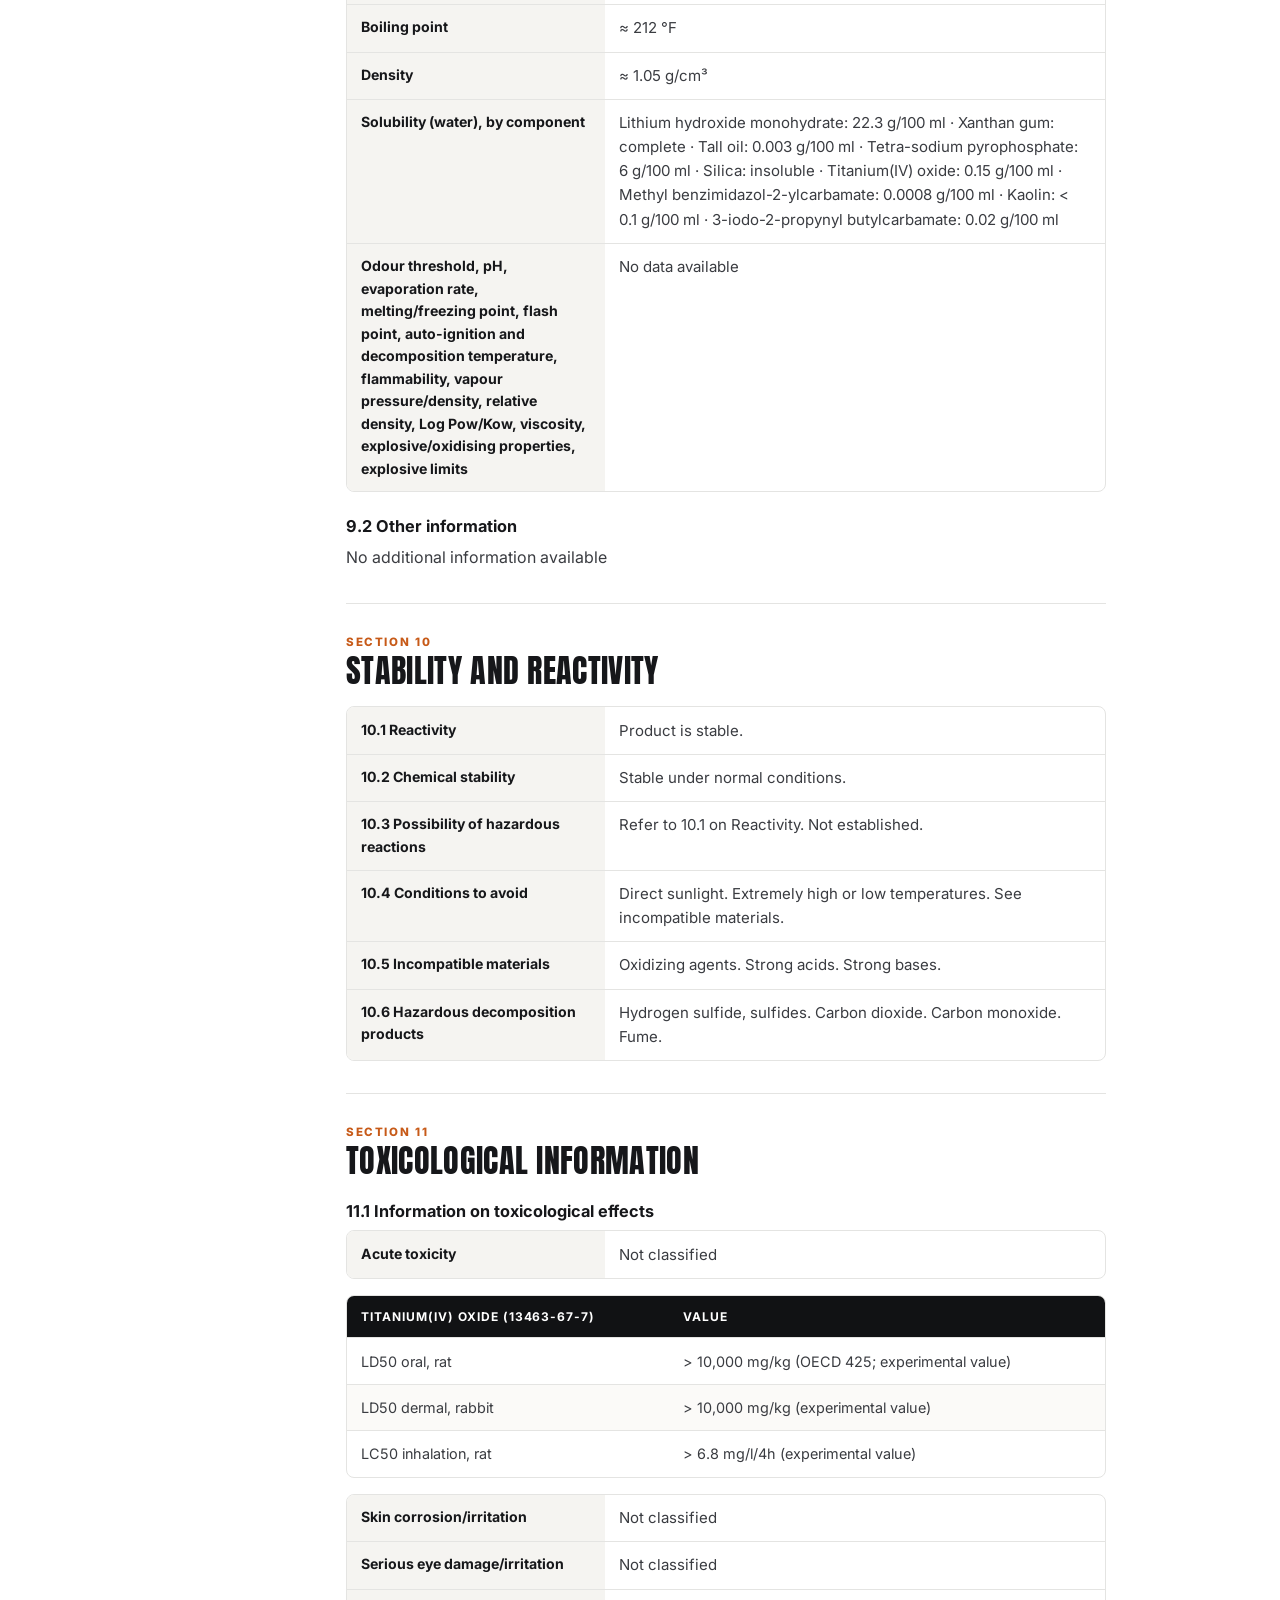
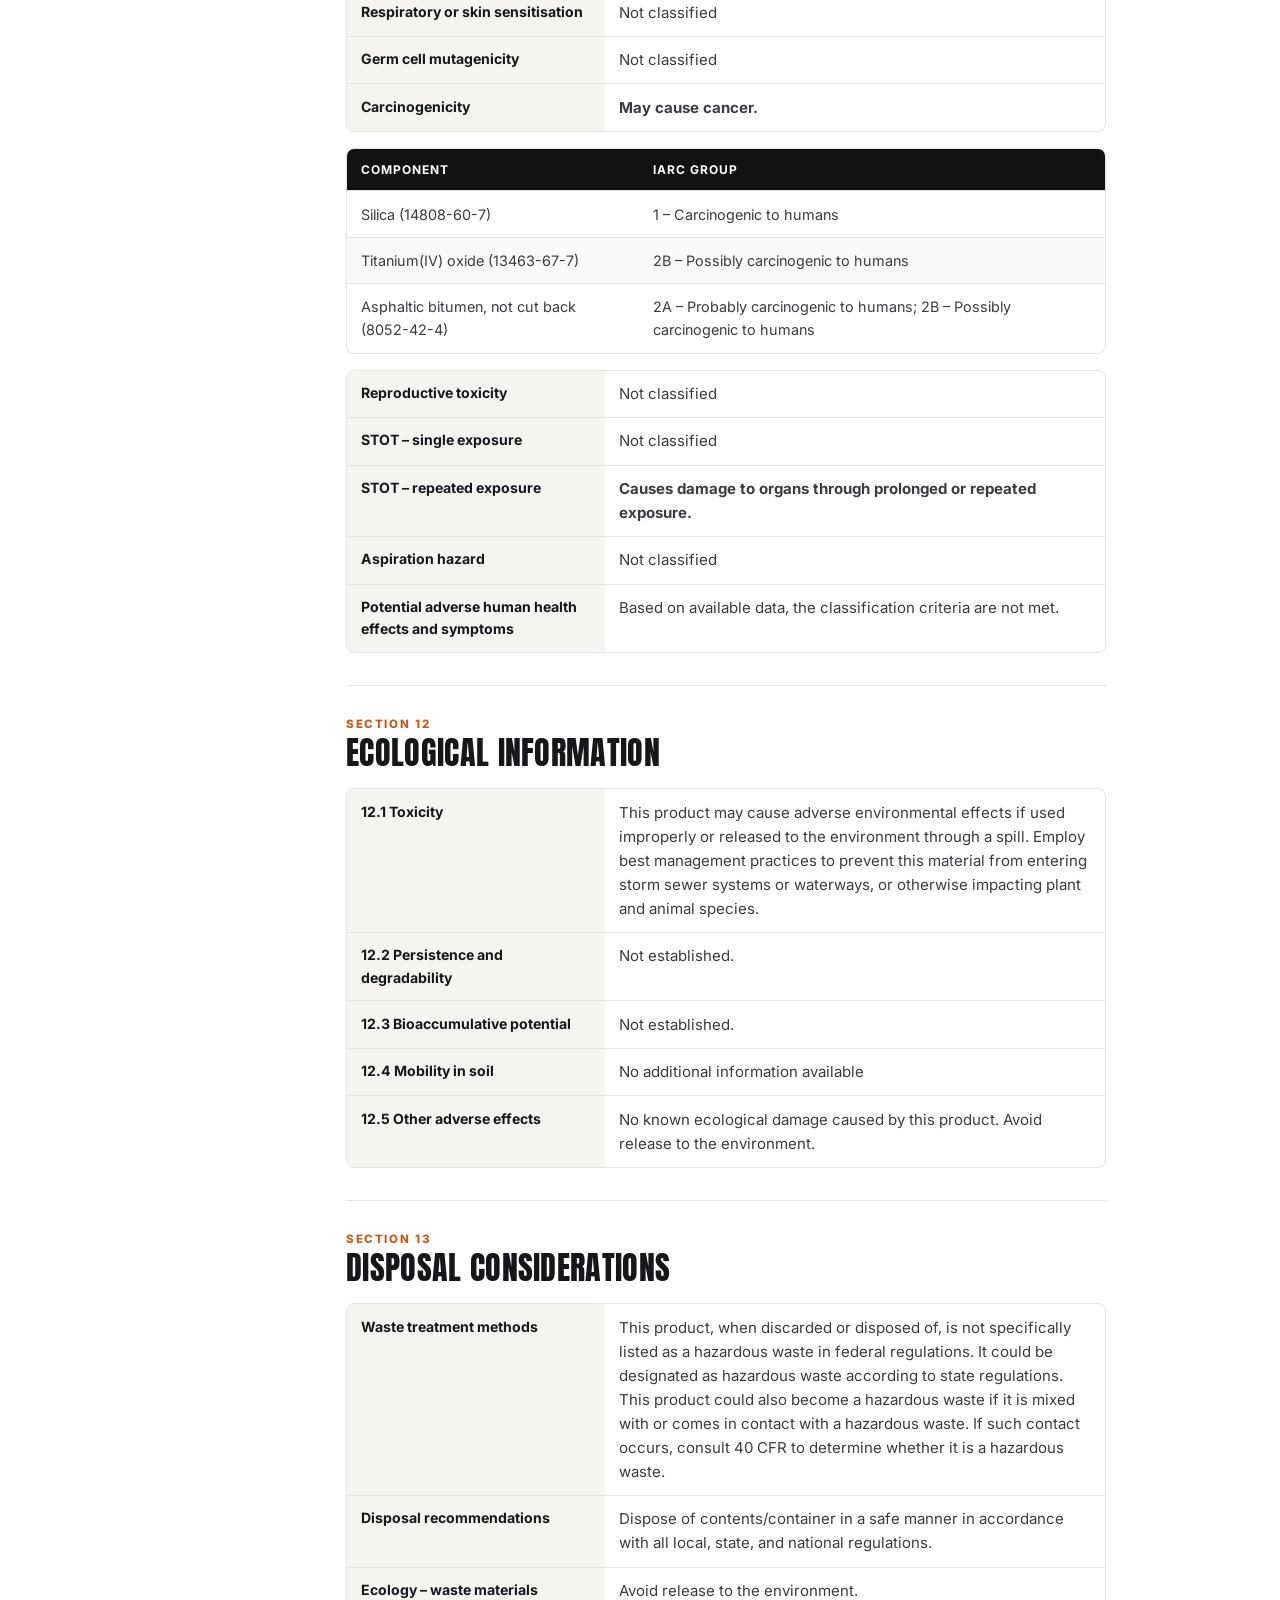
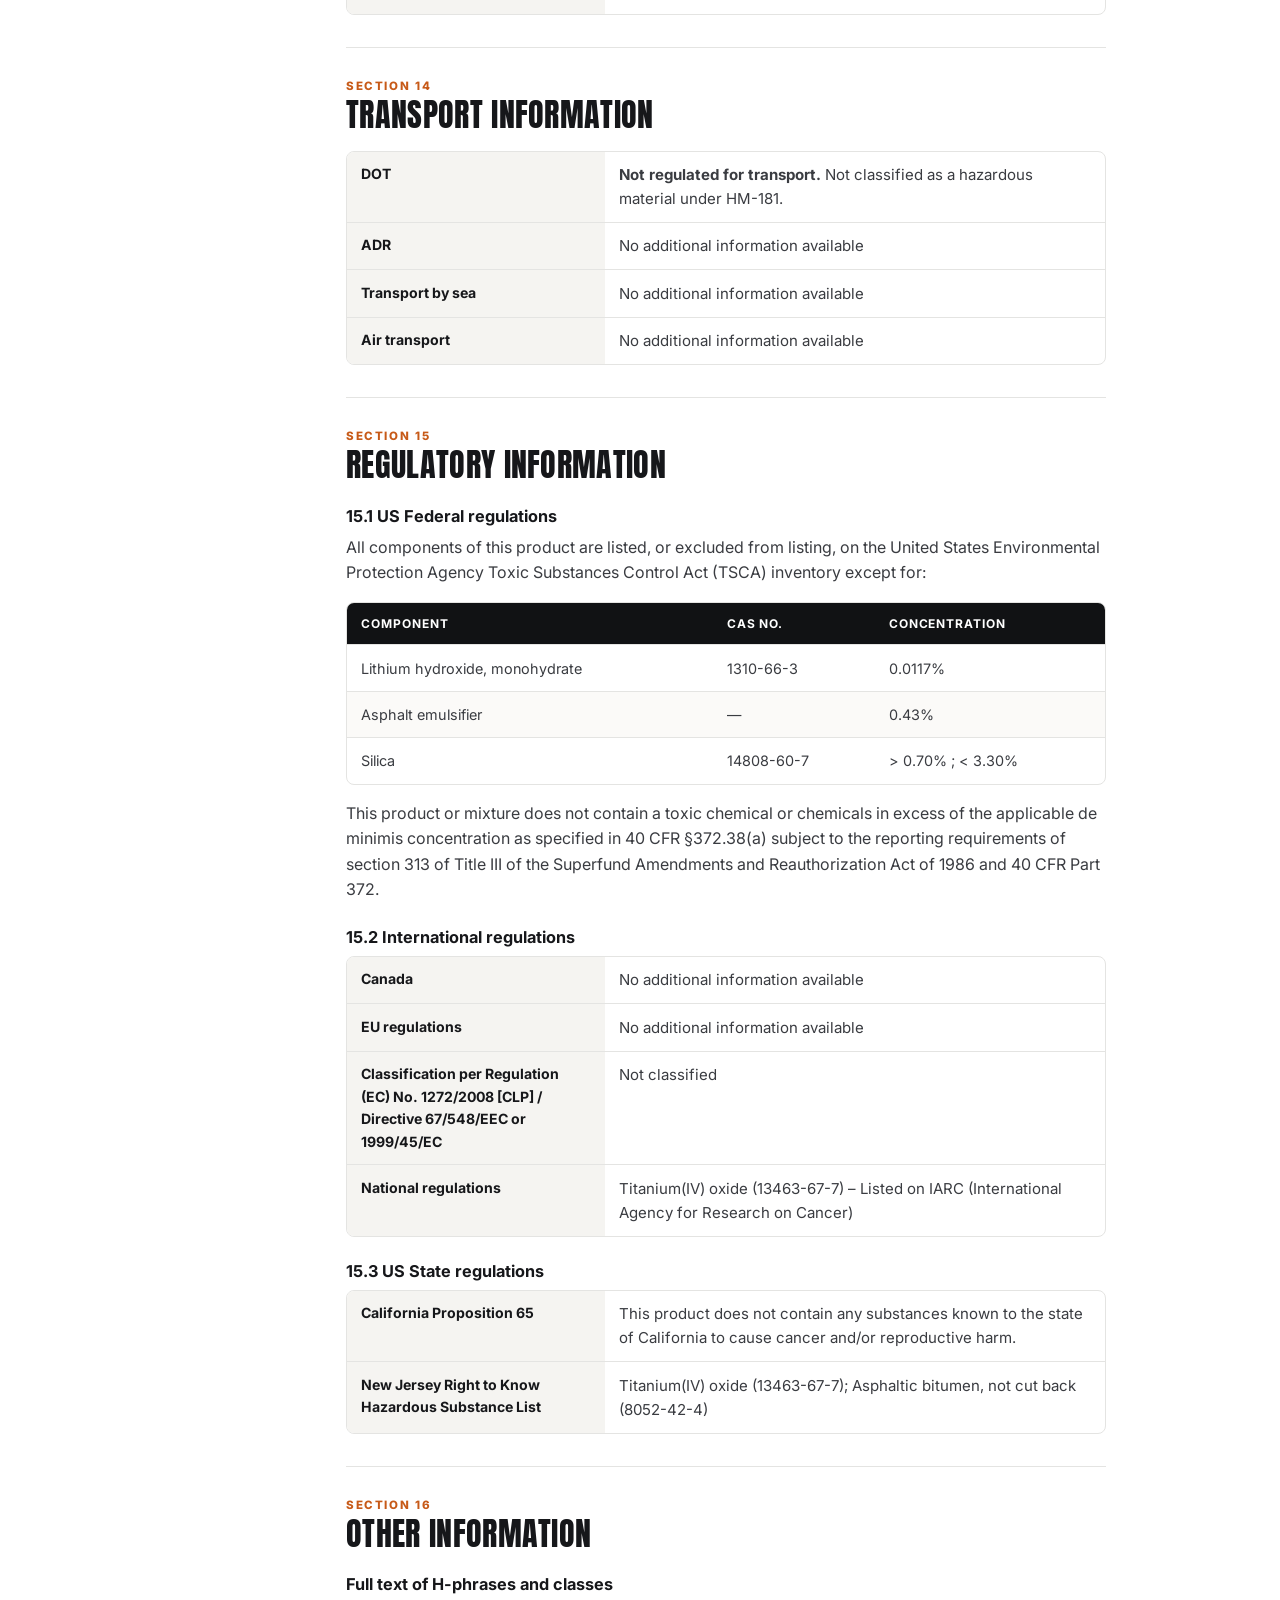
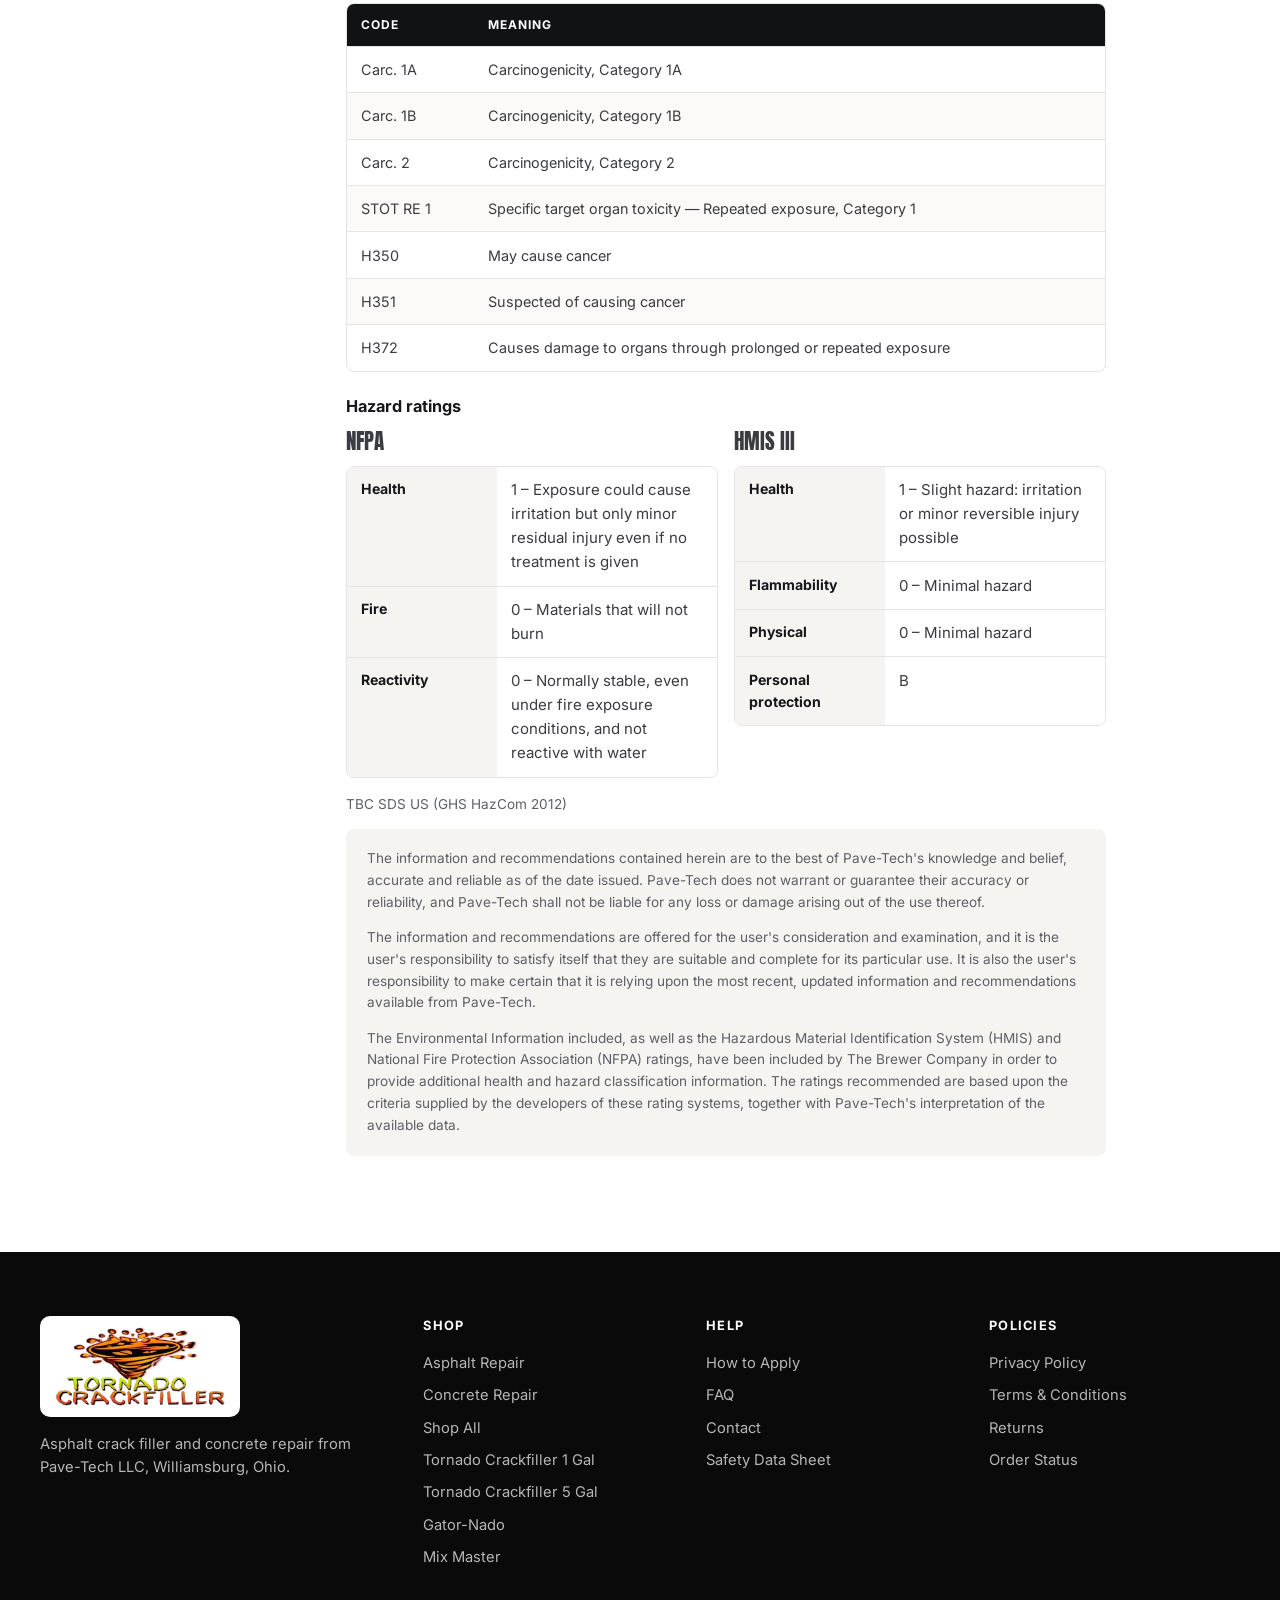
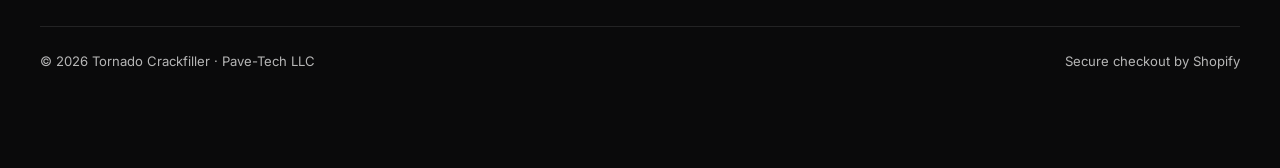
<file: sds.html>
<!DOCTYPE html>
<html lang="en">
<head>
<meta charset="UTF-8">
<meta name="viewport" content="width=device-width, initial-scale=1">
<title>Safety Data Sheet (SDS) | Tornado Crackfiller</title>
<meta name="description" content="Safety Data Sheet for Pave-Tech Tornado Crackfiller cold pour crack filler (product code 13050): hazards, first aid, handling, PPE and more.">
<link rel="canonical" href="https://tornadocrackfiller.com/sds">
<meta name="theme-color" content="#111214">
<link rel="icon" href="assets/logo.png">
<link rel="preconnect" href="https://fonts.googleapis.com">
<link rel="preconnect" href="https://fonts.gstatic.com" crossorigin>
<link rel="preload" as="style" href="https://fonts.googleapis.com/css2?family=Anton&family=Inter:wght@400;500;600;700;800&display=swap" onload="this.onload=null;this.rel='stylesheet'">
<noscript><link rel="stylesheet" href="https://fonts.googleapis.com/css2?family=Anton&family=Inter:wght@400;500;600;700;800&display=swap"></noscript>
<link rel="stylesheet" href="style.css">
</head>
<body class="legal-page">

<!-- PROMO BAR -->
<div class="promo-bar">
  <a class="hide-sm" href="asphalt.html#single-cracks"><strong>Buy 2, Get 1 FREE</strong> on 1-gallon jugs</a>
  <span class="dot" aria-hidden="true"></span>
  <a class="hide-sm promo-blue" href="concrete.html"><strong>Buy 2, Get 1 FREE</strong> on Small Mix Master</a>
  <span class="dot" aria-hidden="true"></span>
  <span class="hide-sm">Leveling tool included with every order</span>
  <a class="show-sm" href="shop.html"><strong>Buy 2, Get 1 FREE</strong> on 1-gal jugs &amp; Small Mix Master</a>
</div>

<!-- HEADER -->
<header class="site-header" id="top">
  <div class="container header-inner">
    <a href="index.html" class="logo" aria-label="Tornado Crackfiller home">
      <img src="assets/logo-trim.webp" alt="Tornado Crackfiller" width="278" height="131">
    </a>
    <nav class="main-nav" aria-label="Main">
      <a href="asphalt.html">Asphalt</a>
      <a href="concrete.html">Concrete</a>
      <a href="shop.html">Shop All</a>
      <a href="index.html#how-it-works">How It Works</a>
      <a href="index.html#faq">FAQ</a>
      <a href="index.html#contractors">Contractors</a>
    </nav>
    <div class="header-actions">
      <a href="shop.html" class="btn btn-primary btn-sm hide-sm">Shop Now</a>
      <a class="cart-btn" href="https://tornadocrackfiller.myshopify.com/cart" aria-label="View cart">
        <svg viewBox="0 0 24 24" width="22" height="22" fill="none" stroke="currentColor" stroke-width="2" stroke-linecap="round" stroke-linejoin="round" aria-hidden="true"><path d="M6 6h15l-1.5 9h-12z"/><path d="M6 6 5 3H2"/><circle cx="9" cy="20" r="1.5"/><circle cx="18" cy="20" r="1.5"/></svg>
      </a>
      <button class="menu-btn" type="button" aria-label="Open menu" aria-expanded="false" aria-controls="mobile-nav">
        <span></span><span></span><span></span>
      </button>
    </div>
  </div>
  <nav class="mobile-nav" id="mobile-nav" aria-label="Mobile">
    <a href="asphalt.html">Asphalt</a>
    <a href="concrete.html">Concrete</a>
    <a href="shop.html">Shop All</a>
    <a href="index.html#how-it-works">How It Works</a>
    <a href="index.html#faq">FAQ</a>
    <a href="index.html#contractors">Contractors &amp; Contact</a>
  </nav>
</header>

<main>

<section class="page-hero">
  <div class="container">
    <p class="eyebrow">Product safety</p>
    <h1>Safety Data Sheet</h1>
    <p class="page-meta">Pave-Tech Tornado Crackfiller · Product code 13050 · Version 1.01 · Issued 04/28/2015 · Revised 05/19/2015</p>
  </div>
</section>

<section class="legal-wrap">
  <div class="container legal-grid">
    <aside class="legal-toc" aria-label="SDS sections">
      <p class="toc-title">Sections</p>
      <ol>
        <li><a href="#s1">Identification</a></li>
        <li><a href="#s2">Hazards Identification</a></li>
        <li><a href="#s3">Composition / Information on Ingredients</a></li>
        <li><a href="#s4">First Aid Measures</a></li>
        <li><a href="#s5">Firefighting Measures</a></li>
        <li><a href="#s6">Accidental Release Measures</a></li>
        <li><a href="#s7">Handling and Storage</a></li>
        <li><a href="#s8">Exposure Controls / Personal Protection</a></li>
        <li><a href="#s9">Physical and Chemical Properties</a></li>
        <li><a href="#s10">Stability and Reactivity</a></li>
        <li><a href="#s11">Toxicological Information</a></li>
        <li><a href="#s12">Ecological Information</a></li>
        <li><a href="#s13">Disposal Considerations</a></li>
        <li><a href="#s14">Transport Information</a></li>
        <li><a href="#s15">Regulatory Information</a></li>
        <li><a href="#s16">Other Information</a></li>
      </ol>
    </aside>
    <article class="legal sds">
      <div class="sds-summary">
        <div class="sds-summary-top">
          <img src="assets/ghs08.png" alt="GHS08 health hazard pictogram" width="88" height="88">
          <div>
            <p class="signal">Signal word: <strong>Danger</strong></p>
            <p>May cause cancer. Causes damage to organs through prolonged or repeated exposure.</p>
          </div>
        </div>
        <div class="sds-quick">
          <div><span>Emergency (24 hr)</span><a href="tel:+18004249300">800-424-9300</a><small>CHEMTREC</small></div>
          <div><span>Wear</span><strong>Gloves · Safety glasses · Protective clothing</strong></div>
          <div><span>DOT shipping</span><strong>Not regulated</strong></div>
        </div>
        <div class="sds-actions">
          <a class="btn btn-primary btn-sm" href="assets/TCF_SDS.pdf" target="_blank" rel="noopener">Download PDF</a>
          <button class="btn btn-dark-outline btn-sm" type="button" onclick="window.print()">Print</button>
        </div>
      </div>
      <p class="small">Prepared according to Federal Register Vol. 77, No. 58, Monday, March 26, 2012, Rules and Regulations (OSHA HazCom 2012 / GHS). The signed PDF above is the official copy.</p>
    <section id="s1" class="sds-section">
      <h2><span class="sec-num">Section 1</span>Identification</h2>
      <h3>1.1 Product identifier</h3>
      <dl class="sds-kv">
        <div><dt>Product form</dt><dd>Mixture</dd></div>
        <div><dt>Trade name</dt><dd>Pave-Tech Tornado Crackfiller</dd></div>
        <div><dt>Product code</dt><dd>13050</dd></div>
      </dl>
      <h3>1.2 Relevant identified uses</h3>
      <dl class="sds-kv">
        <div><dt>Use of the mixture</dt><dd>Cold pour crack filler</dd></div>
      </dl>
      <h3>1.3 Supplier</h3>
      <p class="sds-address">Pave-Tech<br>1283 Tri-County Hwy<br>Williamsburg, OH 45176<br><a href="tel:+15135280777">513.528.0777</a><br><a href="https://tornadocrackfiller.com">www.tornadocrackfiller.com</a></p>
      <h3>1.4 Emergency telephone number</h3>
      <dl class="sds-kv">
        <div><dt>Emergency number</dt><dd><a href="tel:+18004249300"><strong>800-424-9300</strong></a> CHEMTREC, 24 hours</dd></div>
      </dl>
    </section>
    <section id="s2" class="sds-section">
      <h2><span class="sec-num">Section 2</span>Hazards Identification</h2>
      <h3>2.1 Classification (GHS-US)</h3>
      <dl class="sds-kv">
        <div><dt>Carc. 1A</dt><dd>H350</dd></div>
        <div><dt>STOT RE 1</dt><dd>H372</dd></div>
      </dl>
      <p class="small">Full text of H-phrases: see Section 16.</p>
      <h3>2.2 Label elements (GHS-US)</h3>
      <div class="hazard-label">
        <img src="assets/ghs08.png" alt="GHS08 health hazard pictogram" width="120" height="120">
        <div>
          <p class="signal">Signal word: <strong>Danger</strong></p>
          <p><strong>H350</strong> – May cause cancer<br><strong>H372</strong> – Causes damage to organs through prolonged or repeated exposure</p>
        </div>
      </div>
      <p><strong>Precautionary statements (GHS-US)</strong></p>
      <ul>
        <li><strong>P201</strong> – Obtain special instructions before use</li>
        <li><strong>P202</strong> – Do not handle until all safety precautions have been read and understood</li>
        <li><strong>P260</strong> – Do not breathe spray, vapours</li>
        <li><strong>P264</strong> – Wash hands, forearms and face thoroughly after handling</li>
        <li><strong>P270</strong> – Do not eat, drink or smoke when using this product</li>
        <li><strong>P280</strong> – Wear eye protection, protective clothing, protective gloves</li>
        <li><strong>P308+P313</strong> – If exposed or concerned: Get medical advice/attention</li>
        <li><strong>P314</strong> – Get medical advice/attention if you feel unwell</li>
        <li><strong>P405</strong> – Store locked up</li>
        <li><strong>P501</strong> – Dispose of contents/container in accordance with local, regional, and national regulations</li>
      </ul>
      <h3>2.3 Other hazards</h3>
      <p>No additional information available</p>
      <h3>2.4 Unknown acute toxicity (GHS-US)</h3>
      <p>Not applicable</p>
    </section>
    <section id="s3" class="sds-section">
      <h2><span class="sec-num">Section 3</span>Composition / Information on Ingredients</h2>
      <h3>3.1 Substance</h3>
      <p>Not applicable</p>
      <h3>3.2 Mixture</h3>
      <div class="table-scroll"><table class="sds-table">
        <thead><tr><th>Name</th><th>CAS No.</th><th>%</th><th>GHS-US classification</th></tr></thead>
        <tbody>
          <tr><td>Asphaltic bitumen, not cut back</td><td class="nw">8052-42-4</td><td class="nw">41 – 48</td><td>Carc. 2, H351</td></tr>
          <tr><td>Silica</td><td class="nw">14808-60-7</td><td class="nw">0.7 – 3.3</td><td>Carc. 1A, H350<br>STOT RE 1, H372</td></tr>
          <tr><td>Titanium(IV) oxide</td><td class="nw">13463-67-7</td><td class="nw">&lt; 0.286</td><td>Carc. 2, H351</td></tr>
          <tr><td>Distillates (petroleum), solvent-dewaxed heavy paraffinic, Baseoil – unspecified<br><span class="small">A complex combination of hydrocarbons obtained by removal of normal paraffins from a petroleum fraction by solvent crystallization. It consists predominantly of hydrocarbons having carbon numbers predominantly in the range of C20 through C50 and produces a finished oil with a viscosity not less than 100 SUS at 100 °F (19 cSt at 40 °C).</span></td><td class="nw">64742-65-0</td><td class="nw">&gt; 0.1</td><td>Carc. 1B, H350</td></tr>
        </tbody>
      </table></div>
      <p class="small">Full text of H-phrases: see Section 16.</p>
    </section>
    <section id="s4" class="sds-section">
      <h2><span class="sec-num">Section 4</span>First Aid Measures</h2>
      <h3>4.1 Description of first aid measures</h3>
      <dl class="sds-kv">
        <div><dt>General</dt><dd>IF exposed or concerned: Get medical advice/attention. Never give anything by mouth to an unconscious person. If you feel unwell, seek medical advice (show the label where possible).</dd></div>
        <div><dt>After inhalation</dt><dd>Remove person to fresh air and keep comfortable for breathing. Allow victim to breathe fresh air. Allow the victim to rest.</dd></div>
        <div><dt>After skin contact</dt><dd>Wash skin with plenty of water. Take off contaminated clothing. If skin irritation or rash occurs: Get medical advice/attention. Remove affected clothing and wash all exposed skin area with mild soap and water, followed by warm water rinse.</dd></div>
        <div><dt>After eye contact</dt><dd>Rinse eyes with water as a precaution. Rinse immediately with plenty of water. Obtain medical attention if pain, blinking or redness persist.</dd></div>
        <div><dt>After ingestion</dt><dd>Do NOT induce vomiting. Immediately call a POISON CENTER or doctor/physician. Rinse mouth. Obtain emergency medical attention.</dd></div>
      </dl>
      <h3>4.2 Most important symptoms and effects, both acute and delayed</h3>
      <p>No additional information available</p>
      <h3>4.3 Immediate medical attention and special treatment</h3>
      <p>No additional information available</p>
    </section>
    <section id="s5" class="sds-section">
      <h2><span class="sec-num">Section 5</span>Firefighting Measures</h2>
      <h3>5.1 Extinguishing media</h3>
      <dl class="sds-kv">
        <div><dt>Suitable</dt><dd>Carbon dioxide. Foam. Water. Dry chemical. Dry powder. Water spray. Sand.</dd></div>
        <div><dt>Unsuitable</dt><dd>Do not use a heavy water stream.</dd></div>
      </dl>
      <h3>5.2 Special hazards</h3>
      <dl class="sds-kv">
        <div><dt>Fire hazard</dt><dd>Not flammable in liquid state.</dd></div>
        <div><dt>Explosion hazard</dt><dd>Product is not explosive.</dd></div>
        <div><dt>Reactivity</dt><dd>Product is stable.</dd></div>
      </dl>
      <h3>5.3 Advice for firefighters</h3>
      <dl class="sds-kv">
        <div><dt>Firefighting instructions</dt><dd>Use water spray or fog for cooling exposed containers. Exercise caution when fighting any chemical fire. Prevent fire-fighting water from entering environment.</dd></div>
        <div><dt>Protection during firefighting</dt><dd>Do not attempt to take action without suitable protective equipment. Self-contained breathing apparatus. Complete protective clothing. Do not enter fire area without proper protective equipment, including respiratory protection.</dd></div>
      </dl>
    </section>
    <section id="s6" class="sds-section">
      <h2><span class="sec-num">Section 6</span>Accidental Release Measures</h2>
      <h3>6.1 Personal precautions, protective equipment and emergency procedures</h3>
      <dl class="sds-kv">
        <div><dt>General measures</dt><dd>Absorb spillage to prevent material damage.</dd></div>
        <div><dt>Non-emergency personnel</dt><dd>Evacuate unnecessary personnel.</dd></div>
        <div><dt>Emergency responders – protective equipment</dt><dd>Do not attempt to take action without suitable protective equipment. For further information refer to Section 8, “Exposure controls/personal protection.” Equip cleanup crew with proper protection.</dd></div>
        <div><dt>Emergency responders – procedures</dt><dd>Ventilate area.</dd></div>
      </dl>
      <h3>6.2 Environmental precautions</h3>
      <p>Avoid release to the environment. Prevent entry to sewers and public waters. Notify authorities if product enters sewers or public waters.</p>
      <h3>6.3 Methods and material for containment and cleaning up</h3>
      <dl class="sds-kv">
        <div><dt>Methods for cleaning up</dt><dd>Take up liquid spill into absorbent material. Soak up spills with inert solids, such as clay or diatomaceous earth, as soon as possible. Collect spillage. Store away from other materials. Notify authorities if product enters sewers or public waters.</dd></div>
        <div><dt>Other information</dt><dd>Dispose of materials or solid residues at an authorized site.</dd></div>
      </dl>
      <h3>6.4 Reference to other sections</h3>
      <p>For further information refer to Section 13. See Section 8, Exposure controls and personal protection.</p>
    </section>
    <section id="s7" class="sds-section">
      <h2><span class="sec-num">Section 7</span>Handling and Storage</h2>
      <h3>7.1 Precautions for safe handling</h3>
      <dl class="sds-kv">
        <div><dt>Safe handling</dt><dd>Do not handle until all safety precautions have been read and understood. Obtain special instructions before use. Wear personal protective equipment. Avoid contact with skin and eyes. Do not breathe vapours. Ensure good ventilation; provide good ventilation in process area to prevent formation of vapour. Wash hands and other exposed areas with mild soap and water before eating, drinking or smoking and when leaving work.</dd></div>
        <div><dt>Hygiene measures</dt><dd>Separate working clothes from town clothes. Launder separately. Do not eat, drink or smoke when using this product. Always wash hands thoroughly after handling the product.</dd></div>
      </dl>
      <h3>7.2 Conditions for safe storage, including any incompatibilities</h3>
      <dl class="sds-kv">
        <div><dt>Storage conditions</dt><dd>Store locked up. Keep only in the original container in a cool, well-ventilated place away from heat sources. Keep container closed when not in use.</dd></div>
        <div><dt>Incompatible products</dt><dd>Strong bases. Strong acids.</dd></div>
        <div><dt>Incompatible materials</dt><dd>Avoid contact with strong oxidizers. Sources of ignition. Direct sunlight.</dd></div>
      </dl>
      <h3>7.3 Specific end use(s)</h3>
      <p>No additional information available</p>
    </section>
    <section id="s8" class="sds-section">
      <h2><span class="sec-num">Section 8</span>Exposure Controls / Personal Protection</h2>
      <h3>8.1 Control parameters</h3>
      <div class="table-scroll"><table class="sds-table">
        <thead><tr><th>Component</th><th>ACGIH</th><th>OSHA</th></tr></thead>
        <tbody>
          <tr><td>Pave-Tech Tornado Crackfiller (mixture)</td><td>Not applicable</td><td>Not applicable</td></tr>
          <tr><td>Distillates (petroleum), solvent-dewaxed heavy paraffinic, Baseoil – unspecified (64742-65-0)</td><td>Not applicable</td><td>Not applicable</td></tr>
          <tr><td>Silica (14808-60-7)</td><td>TWA 0.025 mg/m³</td><td>See Table Z-3</td></tr>
          <tr><td>Titanium(IV) oxide (13463-67-7)</td><td>TWA 1 mg/m³ (LRT irr; A3)</td><td>PEL (TWA) 15 mg/m³</td></tr>
          <tr><td>Asphaltic bitumen, not cut back (8052-42-4)</td><td>Not applicable</td><td>Not applicable</td></tr>
        </tbody>
      </table></div>
      <h3>8.2 Exposure controls</h3>
      <div class="ppe-row">
        <img src="assets/ppe-gloves.png" alt="Wear protective gloves" width="72" height="72">
        <img src="assets/ppe-eyes.png" alt="Wear eye protection" width="72" height="72">
      </div>
      <dl class="sds-kv">
        <div><dt>Engineering controls</dt><dd>Ensure good ventilation.</dd></div>
        <div><dt>Personal protective equipment</dt><dd>Gloves. Safety glasses. Avoid all unnecessary exposure.</dd></div>
        <div><dt>Hand protection</dt><dd>Wear protective gloves.</dd></div>
        <div><dt>Eye protection</dt><dd>Chemical goggles or safety glasses.</dd></div>
        <div><dt>Skin and body protection</dt><dd>Wear suitable protective clothing.</dd></div>
        <div><dt>Respiratory protection</dt><dd>Wear respiratory protection. Wear appropriate mask.</dd></div>
        <div><dt>Environmental exposure controls</dt><dd>Avoid release to the environment.</dd></div>
        <div><dt>Other information</dt><dd>Do not eat, drink or smoke during use.</dd></div>
      </dl>
    </section>
    <section id="s9" class="sds-section">
      <h2><span class="sec-num">Section 9</span>Physical and Chemical Properties</h2>
      <h3>9.1 Basic physical and chemical properties</h3>
      <dl class="sds-kv">
        <div><dt>Physical state</dt><dd>Liquid</dd></div>
        <div><dt>Appearance</dt><dd>Black, thick liquid with a mastic-like consistency and a mild hydrocarbon odor</dd></div>
        <div><dt>Colour</dt><dd>Black</dd></div>
        <div><dt>Odour</dt><dd>Very mild hydrocarbon odor</dd></div>
        <div><dt>Boiling point</dt><dd>≈ 212 °F</dd></div>
        <div><dt>Density</dt><dd>≈ 1.05 g/cm³</dd></div>
        <div><dt>Solubility (water), by component</dt><dd>Lithium hydroxide monohydrate: 22.3 g/100 ml · Xanthan gum: complete · Tall oil: 0.003 g/100 ml · Tetra-sodium pyrophosphate: 6 g/100 ml · Silica: insoluble · Titanium(IV) oxide: 0.15 g/100 ml · Methyl benzimidazol-2-ylcarbamate: 0.0008 g/100 ml · Kaolin: &lt; 0.1 g/100 ml · 3-iodo-2-propynyl butylcarbamate: 0.02 g/100 ml</dd></div>
        <div><dt>Odour threshold, pH, evaporation rate, melting/freezing point, flash point, auto-ignition and decomposition temperature, flammability, vapour pressure/density, relative density, Log Pow/Kow, viscosity, explosive/oxidising properties, explosive limits</dt><dd>No data available</dd></div>
      </dl>
      <h3>9.2 Other information</h3>
      <p>No additional information available</p>
    </section>
    <section id="s10" class="sds-section">
      <h2><span class="sec-num">Section 10</span>Stability and Reactivity</h2><dl class="sds-kv">
        <div><dt>10.1 Reactivity</dt><dd>Product is stable.</dd></div>
        <div><dt>10.2 Chemical stability</dt><dd>Stable under normal conditions.</dd></div>
        <div><dt>10.3 Possibility of hazardous reactions</dt><dd>Refer to 10.1 on Reactivity. Not established.</dd></div>
        <div><dt>10.4 Conditions to avoid</dt><dd>Direct sunlight. Extremely high or low temperatures. See incompatible materials.</dd></div>
        <div><dt>10.5 Incompatible materials</dt><dd>Oxidizing agents. Strong acids. Strong bases.</dd></div>
        <div><dt>10.6 Hazardous decomposition products</dt><dd>Hydrogen sulfide, sulfides. Carbon dioxide. Carbon monoxide. Fume.</dd></div>
      </dl>
    </section>
    <section id="s11" class="sds-section">
      <h2><span class="sec-num">Section 11</span>Toxicological Information</h2>
      <h3>11.1 Information on toxicological effects</h3>
      <dl class="sds-kv">
        <div><dt>Acute toxicity</dt><dd>Not classified</dd></div>
      </dl>
      <div class="table-scroll"><table class="sds-table">
        <thead><tr><th>Titanium(IV) oxide (13463-67-7)</th><th>Value</th></tr></thead>
        <tbody>
          <tr><td>LD50 oral, rat</td><td>&gt; 10,000 mg/kg (OECD 425; experimental value)</td></tr>
          <tr><td>LD50 dermal, rabbit</td><td>&gt; 10,000 mg/kg (experimental value)</td></tr>
          <tr><td>LC50 inhalation, rat</td><td>&gt; 6.8 mg/l/4h (experimental value)</td></tr>
        </tbody>
      </table></div>
      <dl class="sds-kv">
        <div><dt>Skin corrosion/irritation</dt><dd>Not classified</dd></div>
        <div><dt>Serious eye damage/irritation</dt><dd>Not classified</dd></div>
        <div><dt>Respiratory or skin sensitisation</dt><dd>Not classified</dd></div>
        <div><dt>Germ cell mutagenicity</dt><dd>Not classified</dd></div>
        <div><dt>Carcinogenicity</dt><dd><strong>May cause cancer.</strong></dd></div>
      </dl>
      <div class="table-scroll"><table class="sds-table">
        <thead><tr><th>Component</th><th>IARC group</th></tr></thead>
        <tbody>
          <tr><td>Silica (14808-60-7)</td><td>1 – Carcinogenic to humans</td></tr>
          <tr><td>Titanium(IV) oxide (13463-67-7)</td><td>2B – Possibly carcinogenic to humans</td></tr>
          <tr><td>Asphaltic bitumen, not cut back (8052-42-4)</td><td>2A – Probably carcinogenic to humans; 2B – Possibly carcinogenic to humans</td></tr>
        </tbody>
      </table></div>
      <dl class="sds-kv">
        <div><dt>Reproductive toxicity</dt><dd>Not classified</dd></div>
        <div><dt>STOT – single exposure</dt><dd>Not classified</dd></div>
        <div><dt>STOT – repeated exposure</dt><dd><strong>Causes damage to organs through prolonged or repeated exposure.</strong></dd></div>
        <div><dt>Aspiration hazard</dt><dd>Not classified</dd></div>
        <div><dt>Potential adverse human health effects and symptoms</dt><dd>Based on available data, the classification criteria are not met.</dd></div>
      </dl>
    </section>
    <section id="s12" class="sds-section">
      <h2><span class="sec-num">Section 12</span>Ecological Information</h2><dl class="sds-kv">
        <div><dt>12.1 Toxicity</dt><dd>This product may cause adverse environmental effects if used improperly or released to the environment through a spill. Employ best management practices to prevent this material from entering storm sewer systems or waterways, or otherwise impacting plant and animal species.</dd></div>
        <div><dt>12.2 Persistence and degradability</dt><dd>Not established.</dd></div>
        <div><dt>12.3 Bioaccumulative potential</dt><dd>Not established.</dd></div>
        <div><dt>12.4 Mobility in soil</dt><dd>No additional information available</dd></div>
        <div><dt>12.5 Other adverse effects</dt><dd>No known ecological damage caused by this product. Avoid release to the environment.</dd></div>
      </dl>
    </section>
    <section id="s13" class="sds-section">
      <h2><span class="sec-num">Section 13</span>Disposal Considerations</h2><dl class="sds-kv">
        <div><dt>Waste treatment methods</dt><dd>This product, when discarded or disposed of, is not specifically listed as a hazardous waste in federal regulations. It could be designated as hazardous waste according to state regulations. This product could also become a hazardous waste if it is mixed with or comes in contact with a hazardous waste. If such contact occurs, consult 40 CFR to determine whether it is a hazardous waste.</dd></div>
        <div><dt>Disposal recommendations</dt><dd>Dispose of contents/container in a safe manner in accordance with all local, state, and national regulations.</dd></div>
        <div><dt>Ecology – waste materials</dt><dd>Avoid release to the environment.</dd></div>
      </dl>
    </section>
    <section id="s14" class="sds-section">
      <h2><span class="sec-num">Section 14</span>Transport Information</h2><dl class="sds-kv">
        <div><dt>DOT</dt><dd><strong>Not regulated for transport.</strong> Not classified as a hazardous material under HM-181.</dd></div>
        <div><dt>ADR</dt><dd>No additional information available</dd></div>
        <div><dt>Transport by sea</dt><dd>No additional information available</dd></div>
        <div><dt>Air transport</dt><dd>No additional information available</dd></div>
      </dl>
    </section>
    <section id="s15" class="sds-section">
      <h2><span class="sec-num">Section 15</span>Regulatory Information</h2>
      <h3>15.1 US Federal regulations</h3>
      <p>All components of this product are listed, or excluded from listing, on the United States Environmental Protection Agency Toxic Substances Control Act (TSCA) inventory except for:</p>
      <div class="table-scroll"><table class="sds-table">
        <thead><tr><th>Component</th><th>CAS No.</th><th>Concentration</th></tr></thead>
        <tbody>
          <tr><td>Lithium hydroxide, monohydrate</td><td class="nw">1310-66-3</td><td>0.0117%</td></tr>
          <tr><td>Asphalt emulsifier</td><td class="nw">—</td><td>0.43%</td></tr>
          <tr><td>Silica</td><td class="nw">14808-60-7</td><td>&gt; 0.70% ; &lt; 3.30%</td></tr>
        </tbody>
      </table></div>
      <p>This product or mixture does not contain a toxic chemical or chemicals in excess of the applicable de minimis concentration as specified in 40 CFR §372.38(a) subject to the reporting requirements of section 313 of Title III of the Superfund Amendments and Reauthorization Act of 1986 and 40 CFR Part 372.</p>
      <h3>15.2 International regulations</h3>
      <dl class="sds-kv">
        <div><dt>Canada</dt><dd>No additional information available</dd></div>
        <div><dt>EU regulations</dt><dd>No additional information available</dd></div>
        <div><dt>Classification per Regulation (EC) No. 1272/2008 [CLP] / Directive 67/548/EEC or 1999/45/EC</dt><dd>Not classified</dd></div>
        <div><dt>National regulations</dt><dd>Titanium(IV) oxide (13463-67-7) – Listed on IARC (International Agency for Research on Cancer)</dd></div>
      </dl>
      <h3>15.3 US State regulations</h3>
      <dl class="sds-kv">
        <div><dt>California Proposition 65</dt><dd>This product does not contain any substances known to the state of California to cause cancer and/or reproductive harm.</dd></div>
        <div><dt>New Jersey Right to Know Hazardous Substance List</dt><dd>Titanium(IV) oxide (13463-67-7); Asphaltic bitumen, not cut back (8052-42-4)</dd></div>
      </dl>
    </section>
    <section id="s16" class="sds-section">
      <h2><span class="sec-num">Section 16</span>Other Information</h2>
      <h3>Full text of H-phrases and classes</h3>
      <div class="table-scroll"><table class="sds-table">
        <thead><tr><th>Code</th><th>Meaning</th></tr></thead>
        <tbody>
          <tr><td>Carc. 1A</td><td>Carcinogenicity, Category 1A</td></tr>
          <tr><td>Carc. 1B</td><td>Carcinogenicity, Category 1B</td></tr>
          <tr><td>Carc. 2</td><td>Carcinogenicity, Category 2</td></tr>
          <tr><td>STOT RE 1</td><td>Specific target organ toxicity — Repeated exposure, Category 1</td></tr>
          <tr><td>H350</td><td>May cause cancer</td></tr>
          <tr><td>H351</td><td>Suspected of causing cancer</td></tr>
          <tr><td>H372</td><td>Causes damage to organs through prolonged or repeated exposure</td></tr>
        </tbody>
      </table></div>
      <h3>Hazard ratings</h3>
      <div class="ratings">
        <div class="rating-card">
          <p class="rating-title">NFPA</p>
          <dl class="sds-kv">
        <div><dt>Health</dt><dd>1 – Exposure could cause irritation but only minor residual injury even if no treatment is given</dd></div>
        <div><dt>Fire</dt><dd>0 – Materials that will not burn</dd></div>
        <div><dt>Reactivity</dt><dd>0 – Normally stable, even under fire exposure conditions, and not reactive with water</dd></div>
      </dl>
        </div>
        <div class="rating-card">
          <p class="rating-title">HMIS III</p>
          <dl class="sds-kv">
        <div><dt>Health</dt><dd>1 – Slight hazard: irritation or minor reversible injury possible</dd></div>
        <div><dt>Flammability</dt><dd>0 – Minimal hazard</dd></div>
        <div><dt>Physical</dt><dd>0 – Minimal hazard</dd></div>
        <div><dt>Personal protection</dt><dd>B</dd></div>
      </dl>
        </div>
      </div>
      <p class="small">TBC SDS US (GHS HazCom 2012)</p>
      <div class="sds-disclaimer">
        <p>The information and recommendations contained herein are to the best of Pave-Tech's knowledge and belief, accurate and reliable as of the date issued. Pave-Tech does not warrant or guarantee their accuracy or reliability, and Pave-Tech shall not be liable for any loss or damage arising out of the use thereof.</p>
        <p>The information and recommendations are offered for the user's consideration and examination, and it is the user's responsibility to satisfy itself that they are suitable and complete for its particular use. It is also the user's responsibility to make certain that it is relying upon the most recent, updated information and recommendations available from Pave-Tech.</p>
        <p>The Environmental Information included, as well as the Hazardous Material Identification System (HMIS) and National Fire Protection Association (NFPA) ratings, have been included by The Brewer Company in order to provide additional health and hazard classification information. The ratings recommended are based upon the criteria supplied by the developers of these rating systems, together with Pave-Tech's interpretation of the available data.</p>
      </div>
    </section>
    </article>
  </div>
</section>

</main>

<!-- FOOTER -->
<footer class="site-footer">
  <div class="container footer-grid">
    <div>
      <img src="assets/logo-trim.webp" alt="Tornado Crackfiller" class="footer-logo" width="200" height="94" loading="lazy">
      <p>Asphalt crack filler and concrete repair from Pave-Tech LLC, Williamsburg, Ohio.</p>
    </div>
    <div>
      <h4>Shop</h4>
      <a href="asphalt.html">Asphalt Repair</a>
      <a href="concrete.html">Concrete Repair</a>
      <a href="shop.html">Shop All</a>
      <a href="tornado-crackfiller-1-gallon.html">Tornado Crackfiller 1 Gal</a>
      <a href="tornado-crackfiller-5-gallon.html">Tornado Crackfiller 5 Gal</a>
      <a href="gator-nado-crackfiller.html">Gator-Nado</a>
      <a href="mix-master-concrete-repair.html">Mix Master</a>
    </div>
    <div>
      <h4>Help</h4>
      <a href="index.html#how-it-works">How to Apply</a>
      <a href="index.html#faq">FAQ</a>
      <a href="index.html#contractors">Contact</a>
      <a href="sds.html">Safety Data Sheet</a>
    </div>
    <div>
      <h4>Policies</h4>
      <a href="privacy.html">Privacy Policy</a>
      <a href="terms.html">Terms &amp; Conditions</a>
      <a href="https://tornadocrackfiller.myshopify.com/policies/refund-policy">Returns</a>
      <a href="https://tornadocrackfiller.myshopify.com/account">Order Status</a>
    </div>
  </div>
  <div class="container footer-bottom">
    <span>© <span id="year">2026</span> Tornado Crackfiller · Pave-Tech LLC</span>
    <span>Secure checkout by Shopify</span>
  </div>
</footer>

<script>
  (function () {
    var btn = document.querySelector('.menu-btn'), nav = document.getElementById('mobile-nav');
    if (btn && nav) btn.addEventListener('click', function () {
      var open = nav.classList.toggle('open'); btn.setAttribute('aria-expanded', open);
    });
    document.getElementById('year').textContent = new Date().getFullYear();
  })();
</script>
</body>
</html>
</file>
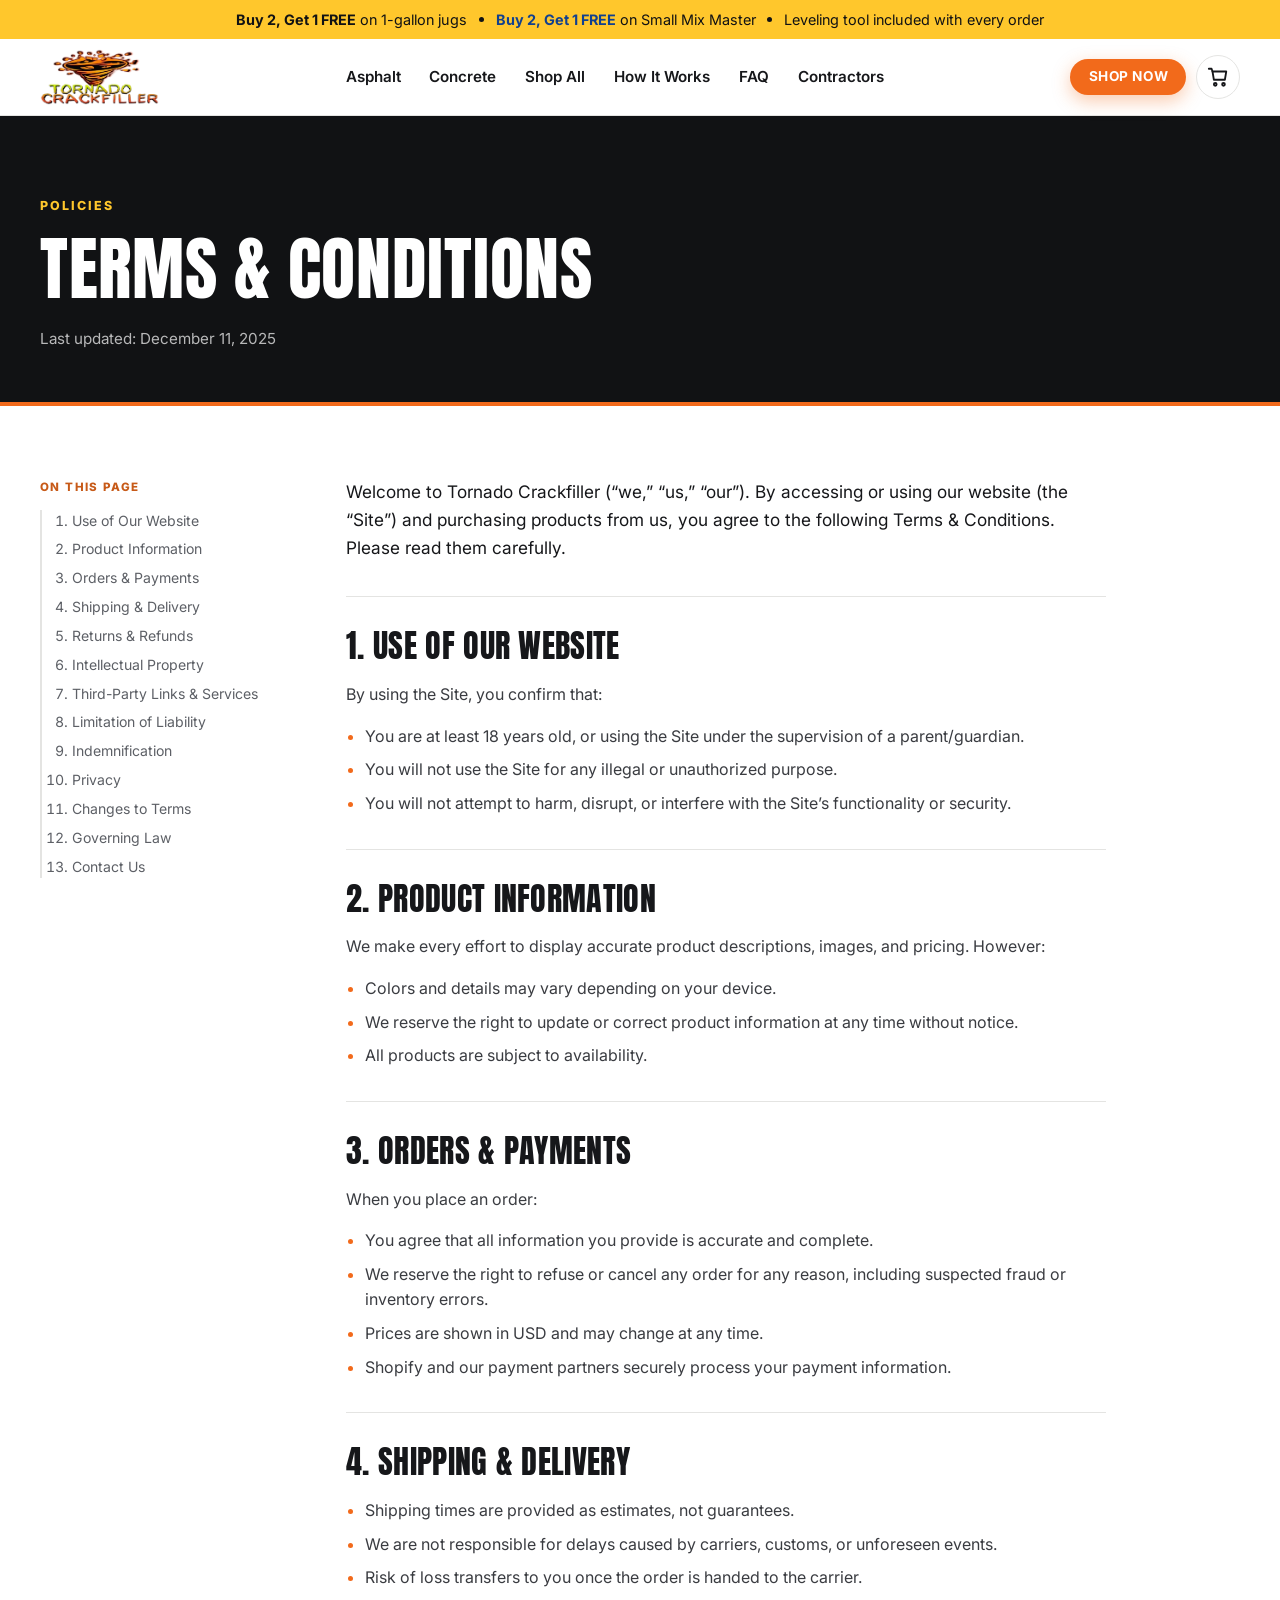
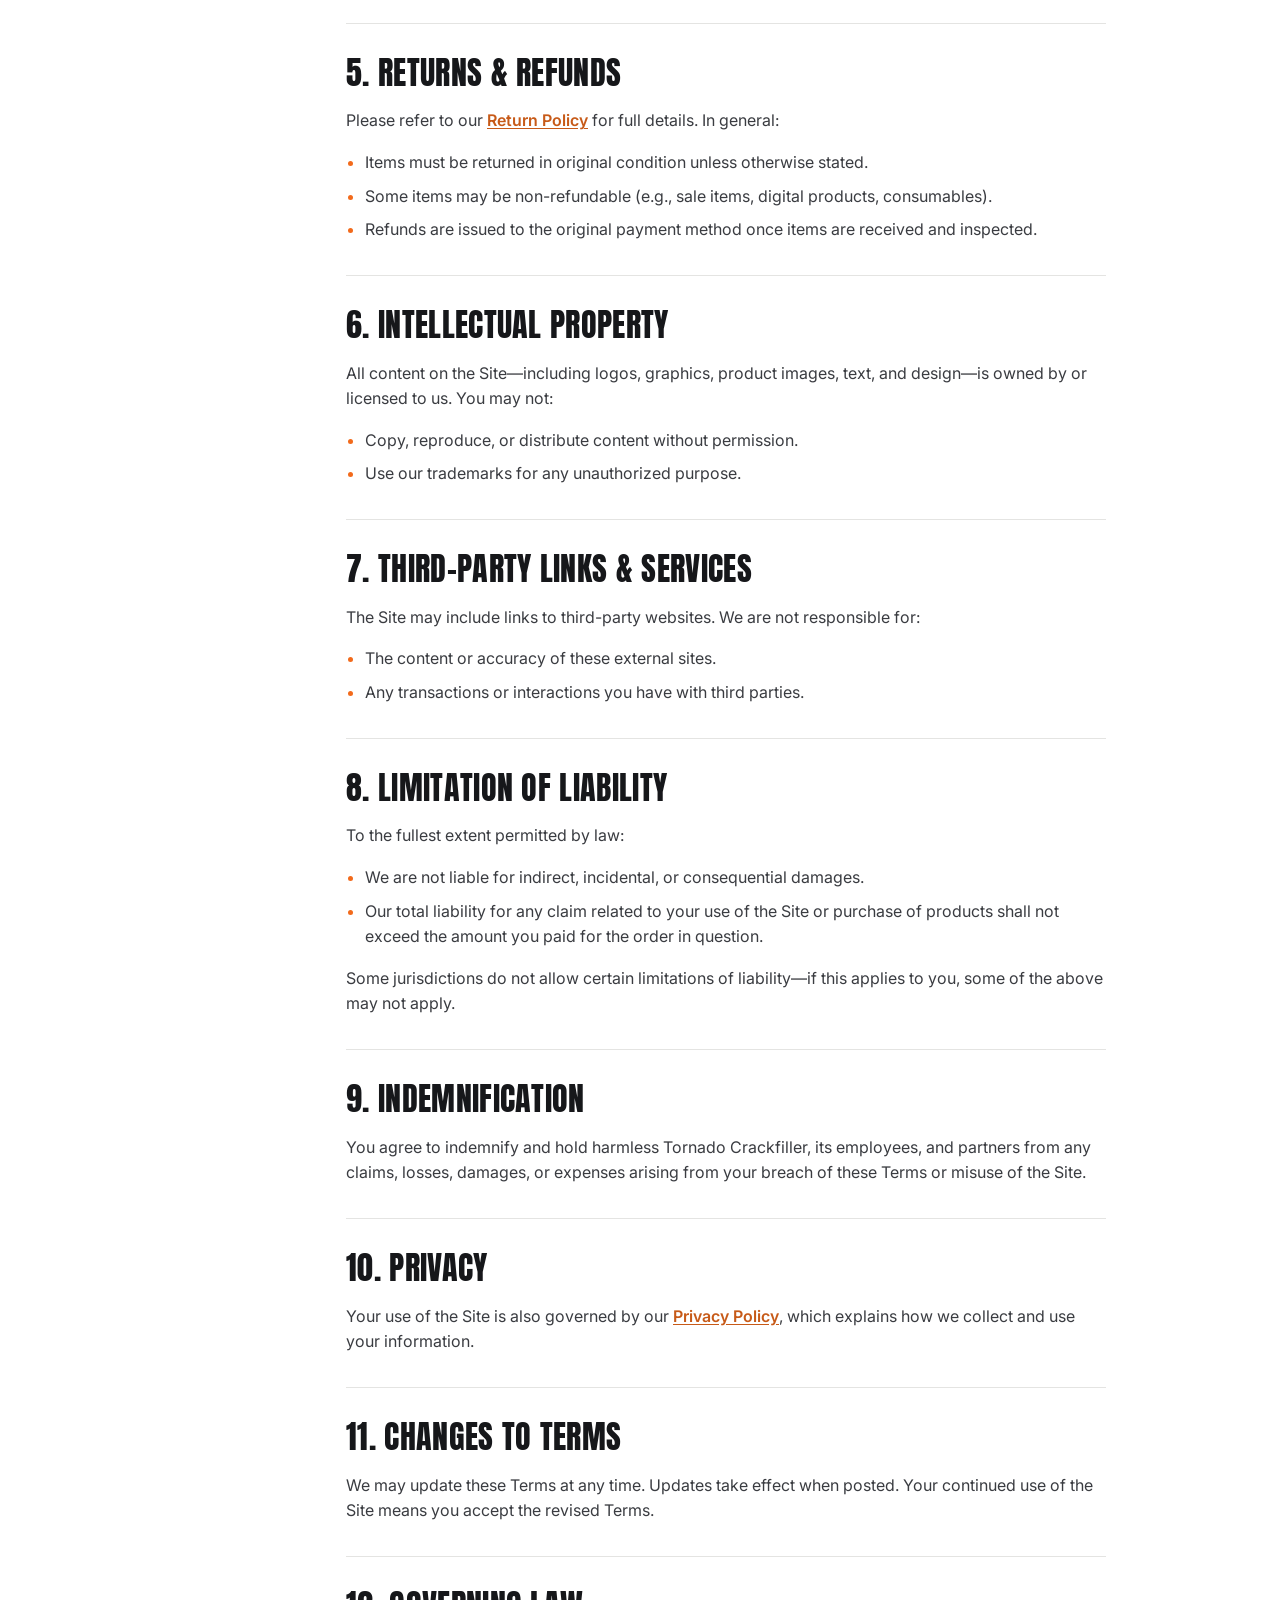
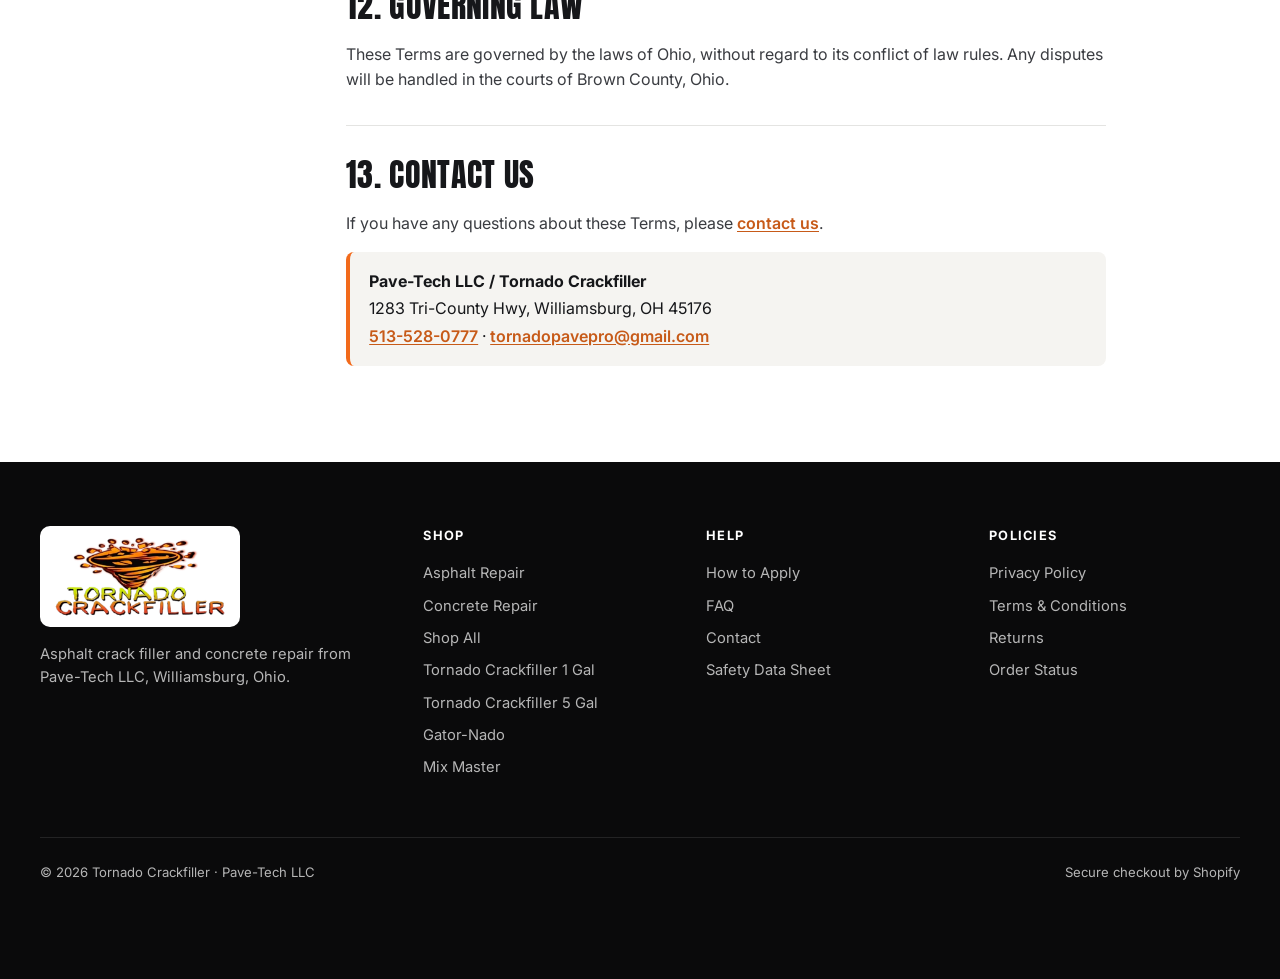
<file: terms.html>
<!DOCTYPE html>
<html lang="en">
<head>
<meta charset="UTF-8">
<meta name="viewport" content="width=device-width, initial-scale=1">
<title>Terms & Conditions | Tornado Crackfiller</title>
<meta name="description" content="Terms & Conditions for using tornadocrackfiller.com and purchasing Tornado Crackfiller products.">
<link rel="canonical" href="https://tornadocrackfiller.com/terms">
<meta name="theme-color" content="#111214">
<link rel="icon" href="assets/logo.png">
<link rel="preconnect" href="https://fonts.googleapis.com">
<link rel="preconnect" href="https://fonts.gstatic.com" crossorigin>
<link rel="preload" as="style" href="https://fonts.googleapis.com/css2?family=Anton&family=Inter:wght@400;500;600;700;800&display=swap" onload="this.onload=null;this.rel='stylesheet'">
<noscript><link rel="stylesheet" href="https://fonts.googleapis.com/css2?family=Anton&family=Inter:wght@400;500;600;700;800&display=swap"></noscript>
<link rel="stylesheet" href="style.css">
</head>
<body class="legal-page">

<!-- PROMO BAR -->
<div class="promo-bar">
  <a class="hide-sm" href="asphalt.html#single-cracks"><strong>Buy 2, Get 1 FREE</strong> on 1-gallon jugs</a>
  <span class="dot" aria-hidden="true"></span>
  <a class="hide-sm promo-blue" href="concrete.html"><strong>Buy 2, Get 1 FREE</strong> on Small Mix Master</a>
  <span class="dot" aria-hidden="true"></span>
  <span class="hide-sm">Leveling tool included with every order</span>
  <a class="show-sm" href="shop.html"><strong>Buy 2, Get 1 FREE</strong> on 1-gal jugs &amp; Small Mix Master</a>
</div>

<!-- HEADER -->
<header class="site-header" id="top">
  <div class="container header-inner">
    <a href="index.html" class="logo" aria-label="Tornado Crackfiller home">
      <img src="assets/logo-trim.webp" alt="Tornado Crackfiller" width="278" height="131">
    </a>
    <nav class="main-nav" aria-label="Main">
      <a href="asphalt.html">Asphalt</a>
      <a href="concrete.html">Concrete</a>
      <a href="shop.html">Shop All</a>
      <a href="index.html#how-it-works">How It Works</a>
      <a href="index.html#faq">FAQ</a>
      <a href="index.html#contractors">Contractors</a>
    </nav>
    <div class="header-actions">
      <a href="shop.html" class="btn btn-primary btn-sm hide-sm">Shop Now</a>
      <a class="cart-btn" href="https://tornadocrackfiller.myshopify.com/cart" aria-label="View cart">
        <svg viewBox="0 0 24 24" width="22" height="22" fill="none" stroke="currentColor" stroke-width="2" stroke-linecap="round" stroke-linejoin="round" aria-hidden="true"><path d="M6 6h15l-1.5 9h-12z"/><path d="M6 6 5 3H2"/><circle cx="9" cy="20" r="1.5"/><circle cx="18" cy="20" r="1.5"/></svg>
      </a>
      <button class="menu-btn" type="button" aria-label="Open menu" aria-expanded="false" aria-controls="mobile-nav">
        <span></span><span></span><span></span>
      </button>
    </div>
  </div>
  <nav class="mobile-nav" id="mobile-nav" aria-label="Mobile">
    <a href="asphalt.html">Asphalt</a>
    <a href="concrete.html">Concrete</a>
    <a href="shop.html">Shop All</a>
    <a href="index.html#how-it-works">How It Works</a>
    <a href="index.html#faq">FAQ</a>
    <a href="index.html#contractors">Contractors &amp; Contact</a>
  </nav>
</header>

<main>

<section class="page-hero">
  <div class="container">
    <p class="eyebrow">Policies</p>
    <h1>Terms &amp; Conditions</h1>
    <p class="page-meta">Last updated: December 11, 2025</p>
  </div>
</section>

<section class="legal-wrap">
  <div class="container legal-grid">
    <aside class="legal-toc" aria-label="On this page">
      <p class="toc-title">On this page</p>
      <ol>
        <li><a href="#use">Use of Our Website</a></li>
        <li><a href="#product-info">Product Information</a></li>
        <li><a href="#orders">Orders &amp; Payments</a></li>
        <li><a href="#shipping">Shipping &amp; Delivery</a></li>
        <li><a href="#returns">Returns &amp; Refunds</a></li>
        <li><a href="#ip">Intellectual Property</a></li>
        <li><a href="#third-party">Third-Party Links &amp; Services</a></li>
        <li><a href="#liability">Limitation of Liability</a></li>
        <li><a href="#indemnification">Indemnification</a></li>
        <li><a href="#privacy">Privacy</a></li>
        <li><a href="#changes">Changes to Terms</a></li>
        <li><a href="#law">Governing Law</a></li>
        <li><a href="#contact">Contact Us</a></li>
      </ol>
    </aside>
    <article class="legal">
      <p class="legal-intro">Welcome to Tornado Crackfiller (“we,” “us,” “our”). By accessing or using our website (the “Site”) and purchasing products from us, you agree to the following Terms &amp; Conditions. Please read them carefully.</p>
    <section id="use">
      <h2>1. Use of Our Website</h2>
      <p>By using the Site, you confirm that:</p><ul>
        <li>You are at least 18 years old, or using the Site under the supervision of a parent/guardian.</li>
        <li>You will not use the Site for any illegal or unauthorized purpose.</li>
        <li>You will not attempt to harm, disrupt, or interfere with the Site’s functionality or security.</li>
      </ul>
    </section>
    <section id="product-info">
      <h2>2. Product Information</h2>
      <p>We make every effort to display accurate product descriptions, images, and pricing. However:</p><ul>
        <li>Colors and details may vary depending on your device.</li>
        <li>We reserve the right to update or correct product information at any time without notice.</li>
        <li>All products are subject to availability.</li>
      </ul>
    </section>
    <section id="orders">
      <h2>3. Orders &amp; Payments</h2>
      <p>When you place an order:</p><ul>
        <li>You agree that all information you provide is accurate and complete.</li>
        <li>We reserve the right to refuse or cancel any order for any reason, including suspected fraud or inventory errors.</li>
        <li>Prices are shown in USD and may change at any time.</li>
        <li>Shopify and our payment partners securely process your payment information.</li>
      </ul>
    </section>
    <section id="shipping">
      <h2>4. Shipping &amp; Delivery</h2>
      <ul>
        <li>Shipping times are provided as estimates, not guarantees.</li>
        <li>We are not responsible for delays caused by carriers, customs, or unforeseen events.</li>
        <li>Risk of loss transfers to you once the order is handed to the carrier.</li>
      </ul>
    </section>
    <section id="returns">
      <h2>5. Returns &amp; Refunds</h2>
      <p>Please refer to our <a href="https://tornadocrackfiller.myshopify.com/policies/refund-policy">Return Policy</a> for full details. In general:</p><ul>
        <li>Items must be returned in original condition unless otherwise stated.</li>
        <li>Some items may be non-refundable (e.g., sale items, digital products, consumables).</li>
        <li>Refunds are issued to the original payment method once items are received and inspected.</li>
      </ul>
    </section>
    <section id="ip">
      <h2>6. Intellectual Property</h2>
      <p>All content on the Site—including logos, graphics, product images, text, and design—is owned by or licensed to us. You may not:</p><ul>
        <li>Copy, reproduce, or distribute content without permission.</li>
        <li>Use our trademarks for any unauthorized purpose.</li>
      </ul>
    </section>
    <section id="third-party">
      <h2>7. Third-Party Links &amp; Services</h2>
      <p>The Site may include links to third-party websites. We are not responsible for:</p><ul>
        <li>The content or accuracy of these external sites.</li>
        <li>Any transactions or interactions you have with third parties.</li>
      </ul>
    </section>
    <section id="liability">
      <h2>8. Limitation of Liability</h2>
      <p>To the fullest extent permitted by law:</p><ul>
        <li>We are not liable for indirect, incidental, or consequential damages.</li>
        <li>Our total liability for any claim related to your use of the Site or purchase of products shall not exceed the amount you paid for the order in question.</li>
      </ul>
      <p>Some jurisdictions do not allow certain limitations of liability—if this applies to you, some of the above may not apply.</p>
    </section>
    <section id="indemnification">
      <h2>9. Indemnification</h2>
      <p>You agree to indemnify and hold harmless Tornado Crackfiller, its employees, and partners from any claims, losses, damages, or expenses arising from your breach of these Terms or misuse of the Site.</p>
    </section>
    <section id="privacy">
      <h2>10. Privacy</h2>
      <p>Your use of the Site is also governed by our <a href="privacy.html">Privacy Policy</a>, which explains how we collect and use your information.</p>
    </section>
    <section id="changes">
      <h2>11. Changes to Terms</h2>
      <p>We may update these Terms at any time. Updates take effect when posted. Your continued use of the Site means you accept the revised Terms.</p>
    </section>
    <section id="law">
      <h2>12. Governing Law</h2>
      <p>These Terms are governed by the laws of Ohio, without regard to its conflict of law rules. Any disputes will be handled in the courts of Brown County, Ohio.</p>
    </section>
    <section id="contact">
      <h2>13. Contact Us</h2>
      <p>If you have any questions about these Terms, please <a href="index.html#contractors">contact us</a>.</p>
      <div class="legal-contact">
        <strong>Pave-Tech LLC / Tornado Crackfiller</strong><br>
        1283 Tri-County Hwy, Williamsburg, OH 45176<br>
        <a href="tel:+15135280777">513-528-0777</a> · <a href="mailto:tornadopavepro@gmail.com">tornadopavepro@gmail.com</a>
      </div>
    </section>
    </article>
  </div>
</section>

</main>

<!-- FOOTER -->
<footer class="site-footer">
  <div class="container footer-grid">
    <div>
      <img src="assets/logo-trim.webp" alt="Tornado Crackfiller" class="footer-logo" width="200" height="94" loading="lazy">
      <p>Asphalt crack filler and concrete repair from Pave-Tech LLC, Williamsburg, Ohio.</p>
    </div>
    <div>
      <h4>Shop</h4>
      <a href="asphalt.html">Asphalt Repair</a>
      <a href="concrete.html">Concrete Repair</a>
      <a href="shop.html">Shop All</a>
      <a href="tornado-crackfiller-1-gallon.html">Tornado Crackfiller 1 Gal</a>
      <a href="tornado-crackfiller-5-gallon.html">Tornado Crackfiller 5 Gal</a>
      <a href="gator-nado-crackfiller.html">Gator-Nado</a>
      <a href="mix-master-concrete-repair.html">Mix Master</a>
    </div>
    <div>
      <h4>Help</h4>
      <a href="index.html#how-it-works">How to Apply</a>
      <a href="index.html#faq">FAQ</a>
      <a href="index.html#contractors">Contact</a>
      <a href="sds.html">Safety Data Sheet</a>
    </div>
    <div>
      <h4>Policies</h4>
      <a href="privacy.html">Privacy Policy</a>
      <a href="terms.html">Terms &amp; Conditions</a>
      <a href="https://tornadocrackfiller.myshopify.com/policies/refund-policy">Returns</a>
      <a href="https://tornadocrackfiller.myshopify.com/account">Order Status</a>
    </div>
  </div>
  <div class="container footer-bottom">
    <span>© <span id="year">2026</span> Tornado Crackfiller · Pave-Tech LLC</span>
    <span>Secure checkout by Shopify</span>
  </div>
</footer>

<script>
  (function () {
    var btn = document.querySelector('.menu-btn'), nav = document.getElementById('mobile-nav');
    if (btn && nav) btn.addEventListener('click', function () {
      var open = nav.classList.toggle('open'); btn.setAttribute('aria-expanded', open);
    });
    document.getElementById('year').textContent = new Date().getFullYear();
  })();
</script>
</body>
</html>
</file>
<file: style.css>
/* ===== Tornado Crackfiller — design tokens ===== */
:root {
  --asphalt: #111214;
  --asphalt-2: #1b1c1f;
  --asphalt-3: #2a2b2f;
  --orange: #f26a1b;        /* tornado orange from logo */
  --orange-dark: #c75a18;
  --yellow: #ffc72c;        /* safety yellow accent */
  --gator: #1f8a4c;
  --ink: #16171a;
  --muted: #5d6066;
  --line: #e4e4e2;
  --paper: #ffffff;
  --paper-2: #f5f4f1;
  --radius: 14px;
  --radius-sm: 8px;
  --shadow: 0 10px 30px rgba(0,0,0,.08);
  --shadow-lg: 0 20px 50px rgba(0,0,0,.18);
  --display: "Anton", Impact, "Arial Narrow", sans-serif;
  --body: "Inter", system-ui, -apple-system, Segoe UI, Roboto, sans-serif;
  --header-h: 76px;
}

*, *::before, *::after { box-sizing: border-box; }
html { scroll-behavior: smooth; scroll-padding-top: calc(var(--header-h) + 12px); }
body { margin: 0; font-family: var(--body); color: var(--ink); background: var(--paper); line-height: 1.6; -webkit-font-smoothing: antialiased; }
img, video { max-width: 100%; height: auto; display: block; }
a { color: inherit; }
h1, h2, h3 { font-family: var(--display); font-weight: 400; letter-spacing: .01em; line-height: 1.05; margin: 0 0 .4em; text-transform: uppercase; }
h2 { font-size: clamp(2rem, 4.2vw, 3.2rem); }
h3 { font-size: 1.5rem; }
p { margin: 0 0 1em; }
.container { width: min(1200px, 100% - 32px); margin-inline: auto; }
.narrow { width: min(820px, 100% - 32px); }
.sr-only, .hidden { position: absolute !important; width: 1px; height: 1px; overflow: hidden; clip: rect(0 0 0 0); white-space: nowrap; }
.center { text-align: center; margin-top: 2.5rem; }

/* ===== Buttons ===== */
.btn { display: inline-flex; align-items: center; justify-content: center; gap: .5em; font: 700 1rem/1 var(--body); text-decoration: none; border: 2px solid transparent; border-radius: 999px; padding: .95em 1.6em; cursor: pointer; transition: transform .15s, background .15s, box-shadow .15s, color .15s; text-transform: uppercase; letter-spacing: .04em; }
.btn:active { transform: translateY(1px); }
.btn-primary { background: var(--orange); color: #fff; box-shadow: 0 6px 18px rgba(242,106,27,.35); }
.btn-primary:hover { background: var(--orange-dark); }
.btn-ghost { background: transparent; color: #fff; border-color: rgba(255,255,255,.55); }
.btn-ghost:hover { background: rgba(255,255,255,.1); border-color: #fff; }
.btn-sm { padding: .7em 1.2em; font-size: .85rem; }
.btn-lg { padding: 1.1em 1.9em; font-size: 1.02rem; }
.btn-block { width: 100%; }
.buy .btn { white-space: nowrap; font-size: .9rem; letter-spacing: .02em; padding-inline: 1em; }

/* ===== Promo bar ===== */
.promo-bar { background: var(--yellow); color: var(--asphalt); font-size: .9rem; text-align: center; padding: .55em 1em; display: flex; justify-content: center; align-items: center; gap: .8em; flex-wrap: wrap; }
.promo-bar .dot { width: 5px; height: 5px; border-radius: 50%; background: var(--asphalt); }

/* ===== Header ===== */
.site-header { position: sticky; top: 0; z-index: 50; background: rgba(255,255,255,.96); backdrop-filter: blur(8px); border-bottom: 1px solid var(--line); }
.header-inner { display: flex; align-items: center; justify-content: space-between; height: var(--header-h); gap: 1rem; }
.logo img { height: 56px; width: auto; }
.main-nav { display: flex; gap: 1.8rem; }
.main-nav a { text-decoration: none; font-weight: 600; font-size: .95rem; position: relative; }
.main-nav a::after { content: ""; position: absolute; left: 0; right: 100%; bottom: -6px; height: 2px; background: var(--orange); transition: right .2s; }
.main-nav a:hover::after { right: 0; }
.header-actions { display: flex; align-items: center; gap: .6rem; }
.cart-btn { width: 44px; height: 44px; border-radius: 50%; border: 1px solid var(--line); background: #fff; display: grid; place-items: center; cursor: pointer; color: var(--ink); position: relative; }
.cart-btn:hover { border-color: var(--ink); }
.cart-btn.bump { animation: bump .4s; }
@keyframes bump { 50% { transform: scale(1.18); background: var(--yellow); } }
.menu-btn { display: none; width: 44px; height: 44px; border: 0; background: none; cursor: pointer; padding: 10px; }
.menu-btn span { display: block; height: 2px; background: var(--ink); margin: 5px 0; transition: transform .2s, opacity .2s; }
.menu-btn[aria-expanded="true"] span:nth-child(1) { transform: translateY(7px) rotate(45deg); }
.menu-btn[aria-expanded="true"] span:nth-child(2) { opacity: 0; }
.menu-btn[aria-expanded="true"] span:nth-child(3) { transform: translateY(-7px) rotate(-45deg); }
.mobile-nav { display: none; }

/* ===== Hero ===== */
.hero { position: relative; min-height: min(88vh, 760px); display: flex; align-items: center; color: #fff; overflow: hidden; background: var(--asphalt); }
.hero-video { position: absolute; inset: 0; width: 100%; height: 100%; object-fit: cover; }
.hero-shade { position: absolute; inset: 0; background: linear-gradient(90deg, rgba(10,10,12,.92) 0%, rgba(10,10,12,.7) 45%, rgba(10,10,12,.25) 100%); }
.hero-content { position: relative; padding: 5rem 0; max-width: 1200px; }
.hero h1 { font-size: clamp(2.9rem, 7.5vw, 6rem); max-width: 12ch; }
.accent { color: var(--orange); }
.eyebrow { font-weight: 800; text-transform: uppercase; letter-spacing: .16em; font-size: .78rem; color: var(--yellow); margin-bottom: 1rem; }
.eyebrow.dark { color: var(--orange-dark); }
.hero-sub { font-size: clamp(1.05rem, 1.6vw, 1.22rem); max-width: 560px; color: rgba(255,255,255,.88); }
.hero-ctas { display: flex; flex-wrap: wrap; gap: .8rem; margin: 2rem 0 1.6rem; }
.hero-proof { list-style: none; padding: 0; margin: 0; display: flex; flex-wrap: wrap; gap: .5rem 1.5rem; font-weight: 600; font-size: .95rem; }
.hero-proof li { display: flex; align-items: center; gap: .45em; }
.hero-proof svg { width: 18px; height: 18px; fill: none; stroke: var(--yellow); stroke-width: 3; stroke-linecap: round; stroke-linejoin: round; }

/* ===== Trust strip ===== */
.trust-strip { background: var(--asphalt-2); color: #fff; border-top: 4px solid var(--orange); }
.trust-grid { display: grid; grid-template-columns: repeat(4, 1fr); gap: 1rem; padding: 1.6rem 0; }
.trust-item { display: flex; gap: .8rem; align-items: center; }
.trust-item strong { display: block; font-size: .98rem; }
.trust-item span:not(.trust-icon) { font-size: .85rem; color: rgba(255,255,255,.65); }
.trust-icon { flex: none; width: 44px; height: 44px; border-radius: 50%; background: rgba(242,106,27,.15); display: grid; place-items: center; }
.trust-icon svg { width: 22px; height: 22px; fill: none; stroke: var(--orange); stroke-width: 2; stroke-linecap: round; stroke-linejoin: round; }

/* ===== Sections ===== */
.section { padding: clamp(4rem, 8vw, 6.5rem) 0; }
.section-head { text-align: center; max-width: 720px; margin: 0 auto 3rem; }
.lead { font-size: 1.1rem; color: var(--muted); }
.dark-section { background: var(--asphalt); color: #fff; }
.dark-section .lead { color: rgba(255,255,255,.75); }

/* ===== Shop ===== */
.shop { background: var(--paper-2); }
.finder { display: grid; grid-template-columns: repeat(4, 1fr); gap: .8rem; margin-bottom: 2.2rem; }
.finder-tab { display: flex; align-items: center; gap: .8rem; text-align: left; padding: .6rem; background: #fff; border: 2px solid var(--line); border-radius: var(--radius); cursor: pointer; font: inherit; color: inherit; transition: border-color .15s, box-shadow .15s; }
.finder-tab img, .finder-tab .all-icon { width: 64px; height: 64px; border-radius: 10px; object-fit: cover; flex: none; }
.finder-tab .all-icon { display: grid; place-items: center; background: var(--paper-2); }
.finder-tab .all-icon svg { width: 28px; height: 28px; fill: none; stroke: var(--ink); stroke-width: 2; }
.finder-tab strong { display: block; font-size: .98rem; line-height: 1.25; }
.finder-tab small { color: var(--muted); font-size: .82rem; }
.finder-tab:hover { border-color: #bbb; }
.finder-tab.active { border-color: var(--orange); box-shadow: 0 0 0 4px rgba(242,106,27,.14); }

.product-grid { display: grid; grid-template-columns: repeat(4, 1fr); gap: 1.2rem; }
.product-card { background: #fff; border-radius: var(--radius); box-shadow: var(--shadow); display: flex; flex-direction: column; overflow: hidden; position: relative; border: 2px solid transparent; transition: transform .2s, box-shadow .2s, opacity .25s; }
.product-card:hover { transform: translateY(-4px); box-shadow: var(--shadow-lg); }
.product-card.featured { border-color: var(--orange); }
.product-card.dim { opacity: .35; }
.product-card.dim:hover { opacity: .8; }
.badge-row { position: absolute; top: 12px; left: 12px; right: 12px; display: flex; gap: .4rem; flex-wrap: wrap; z-index: 2; }
.badge { font-size: .7rem; font-weight: 800; text-transform: uppercase; letter-spacing: .06em; padding: .4em .7em; border-radius: 999px; background: var(--asphalt); color: #fff; }
.badge-hot { background: var(--orange); }
.badge-gator { background: var(--gator); }
.badge-new { background: var(--yellow); color: var(--asphalt); }
.product-media { background: #fff; padding: 2.6rem 1rem .6rem; }
.product-media .main-img { aspect-ratio: 1; object-fit: contain; width: 100%; transition: opacity .2s; }
.thumbs { display: flex; gap: .4rem; justify-content: center; margin-top: .5rem; }
.thumbs button { width: 46px; height: 46px; padding: 2px; border: 2px solid var(--line); border-radius: 8px; background: #fff; cursor: pointer; }
.thumbs button img { width: 100%; height: 100%; object-fit: cover; border-radius: 5px; }
.thumbs button.active { border-color: var(--ink); }
.product-body { padding: 1.1rem 1.2rem 1.4rem; display: flex; flex-direction: column; flex: 1; border-top: 1px solid var(--line); }
.size { font-size: .78rem; font-weight: 700; text-transform: uppercase; letter-spacing: .08em; color: var(--muted); margin-bottom: .3rem; }
.product-body h3 { font-size: 1.45rem; margin-bottom: .35rem; }
.price { display: flex; align-items: baseline; gap: .55rem; flex-wrap: wrap; margin-bottom: .8rem; }
.price .now { font-size: 1.45rem; font-weight: 800; }
.price s { color: var(--muted); }
.price .save { font-size: .75rem; font-weight: 800; color: var(--orange-dark); background: rgba(242,106,27,.12); padding: .25em .55em; border-radius: 6px; }
.ticks { list-style: none; padding: 0; margin: 0 0 1.2rem; font-size: .92rem; }
.ticks li { position: relative; padding-left: 1.6em; margin-bottom: .45em; }
.ticks li::before { content: ""; position: absolute; left: 0; top: .32em; width: 1em; height: 1em; border-radius: 50%; background: var(--orange) url("data:image/svg+xml,%3Csvg xmlns='http://www.w3.org/2000/svg' viewBox='0 0 24 24' fill='none' stroke='white' stroke-width='4' stroke-linecap='round' stroke-linejoin='round'%3E%3Cpath d='M5 12l5 5L20 7'/%3E%3C/svg%3E") center/62% no-repeat; }
.ticks.big { font-size: 1.05rem; }
.ticks.light li { color: rgba(255,255,255,.9); }
.buy { margin-top: auto; }
.buy shopify-variant-selector { display: block; margin-bottom: .7rem; }
.shop-note { text-align: center; margin-top: 2rem; color: var(--muted); font-size: .92rem; }

/* Shopify web components vs fallback link: show live button only once the components load */
.buy shopify-context { display: none; }
html.wc-ready .buy shopify-context { display: block; }
html.wc-ready .buy .fallback-buy { display: none; }

/* Shopify cart styling */
shopify-cart::part(dialog) { border-radius: 16px; font-family: var(--body); }
shopify-cart::part(primary-button) { background: var(--orange); border-radius: 999px; font-weight: 700; }
shopify-cart::part(secondary-button) { background: #fff; color: var(--ink); fill: var(--ink); border: 2px solid var(--ink); border-radius: 999px; }

/* ===== How it works ===== */
.how-grid { display: grid; grid-template-columns: 1fr 1.15fr; gap: 3rem; align-items: center; }
.steps { list-style: none; padding: 0; margin: 0; display: grid; gap: 1.6rem; }
.step { display: flex; gap: 1.2rem; }
.step-num { flex: none; width: 56px; height: 56px; border-radius: 50%; background: var(--orange); color: #fff; display: grid; place-items: center; font-family: var(--display); font-size: 1.7rem; }
.step h3 { font-size: 1.5rem; margin-bottom: .25rem; }
.step p { color: rgba(255,255,255,.75); margin: 0; }
.video-card { border-radius: var(--radius); overflow: hidden; background: #000; box-shadow: var(--shadow-lg); }
.video-card video { width: 100%; aspect-ratio: 16/9; object-fit: cover; }
.video-caption { padding: .8rem 1rem; margin: 0; font-size: .9rem; color: rgba(255,255,255,.7); background: var(--asphalt-2); }

/* ===== Before / After ===== */
.results-grid { display: grid; grid-template-columns: 1fr 1.25fr; gap: 3rem; align-items: center; }
.hint { font-size: .85rem; color: var(--muted); }
.ba-slider { position: relative; aspect-ratio: 3/2; border-radius: var(--radius); overflow: hidden; box-shadow: var(--shadow-lg); user-select: none; }
.ba-slider img { position: absolute; inset: 0; width: 100%; height: 100%; object-fit: cover; }
.ba-before { clip-path: inset(0 calc(100% - var(--pos)) 0 0); }
.ba-label { position: absolute; top: 14px; font-size: .75rem; font-weight: 800; text-transform: uppercase; letter-spacing: .1em; padding: .4em .8em; border-radius: 999px; background: rgba(0,0,0,.65); color: #fff; pointer-events: none; }
.ba-label-before { left: 14px; }
.ba-label-after { right: 14px; background: var(--orange); }
.ba-handle { position: absolute; top: 0; bottom: 0; left: var(--pos); width: 3px; background: #fff; transform: translateX(-50%); pointer-events: none; }
.ba-handle span { position: absolute; top: 50%; left: 50%; width: 46px; height: 46px; border-radius: 50%; background: #fff; transform: translate(-50%,-50%); box-shadow: 0 4px 14px rgba(0,0,0,.3); }
.ba-handle span::before, .ba-handle span::after { content: ""; position: absolute; top: 50%; border: 7px solid transparent; transform: translateY(-50%); }
.ba-handle span::before { left: 6px; border-right-color: var(--ink); }
.ba-handle span::after { right: 6px; border-left-color: var(--ink); }
.ba-slider input { position: absolute; inset: 0; width: 100%; height: 100%; opacity: 0; cursor: ew-resize; margin: 0; }

/* ===== Compare ===== */
.compare { background: var(--paper-2); }
.table-wrap { max-width: 860px; margin: 0 auto; background: #fff; border-radius: var(--radius); box-shadow: var(--shadow); overflow: hidden; }
.compare-table { width: 100%; border-collapse: collapse; }
.compare-table th, .compare-table td { padding: 1rem 1.2rem; text-align: center; border-bottom: 1px solid var(--line); }
.compare-table tbody th { text-align: left; font-weight: 600; }
.compare-table thead th { font-size: .85rem; text-transform: uppercase; letter-spacing: .08em; color: var(--muted); }
.compare-table thead .us img { margin: 0 auto; height: auto; }
.compare-table .us { background: rgba(242,106,27,.07); font-weight: 700; }
.compare-table tr:last-child th, .compare-table tr:last-child td { border-bottom: 0; }
.yes { display: inline-grid; place-items: center; width: 28px; height: 28px; border-radius: 50%; background: var(--orange); color: #fff; font-weight: 800; }
.no { color: #b8b8b8; font-weight: 800; font-size: 1.1rem; }
.compare-table td:not(.us) { color: var(--muted); }

/* ===== Weather ===== */
.weather { position: relative; background-size: cover; background-position: center; color: #fff; padding: clamp(5rem, 10vw, 8rem) 0; text-align: center; }
.weather-shade { position: absolute; inset: 0; background: rgba(10,10,12,.72); }
.weather-inner { position: relative; max-width: 760px; }
.weather h2 { font-size: clamp(2.6rem, 6vw, 4.6rem); }
.weather .lead { color: rgba(255,255,255,.82); }
.weather-icons { display: grid; grid-template-columns: repeat(4, 1fr); gap: 1rem; margin-top: 2.4rem; }
.weather-icons div { display: flex; flex-direction: column; align-items: center; gap: .6rem; font-weight: 700; font-size: .92rem; }
.weather-icons svg { width: 64px; height: 64px; padding: 16px; border-radius: 50%; background: rgba(255,255,255,.1); border: 2px solid var(--orange); fill: none; stroke: #fff; stroke-width: 1.8; stroke-linecap: round; stroke-linejoin: round; }

/* ===== Use cases ===== */
.use-grid { display: grid; grid-template-columns: repeat(4, 1fr); gap: 1rem; }
.use-grid figure { margin: 0; position: relative; border-radius: var(--radius); overflow: hidden; aspect-ratio: 4/5; }
.use-grid img { width: 100%; height: 100%; object-fit: cover; transition: transform .5s; }
.use-grid figure:hover img { transform: scale(1.05); }
.use-grid figcaption { position: absolute; left: 0; right: 0; bottom: 0; padding: 2.5rem 1rem 1rem; background: linear-gradient(transparent, rgba(0,0,0,.8)); color: #fff; font-family: var(--display); font-size: 1.4rem; text-transform: uppercase; letter-spacing: .02em; }

/* ===== Promo ===== */
.promo-grid { display: grid; grid-template-columns: 1.2fr 1fr; gap: 3rem; align-items: center; }
.promo-ctas { display: flex; flex-wrap: wrap; gap: .8rem; margin-top: 1.6rem; }

/* ===== FAQ ===== */
.faq-list { display: grid; gap: .7rem; }
.faq-list details { background: var(--paper-2); border-radius: var(--radius-sm); border: 1px solid var(--line); }
.faq-list summary { cursor: pointer; list-style: none; padding: 1.1rem 3rem 1.1rem 1.2rem; font-weight: 700; position: relative; }
.faq-list summary::-webkit-details-marker { display: none; }
.faq-list summary::after { content: "+"; position: absolute; right: 1.2rem; top: 50%; transform: translateY(-50%); font-size: 1.5rem; font-weight: 400; color: var(--orange); transition: transform .2s; }
.faq-list details[open] summary::after { transform: translateY(-50%) rotate(45deg); }
.faq-list details p { padding: 0 1.2rem 1.2rem; margin: 0; color: var(--muted); }
.faq-list a { color: var(--orange-dark); font-weight: 600; }

/* ===== Contractors / contact ===== */
.contractors-grid { display: grid; grid-template-columns: 1fr 1fr; gap: 3rem; align-items: start; }
.address { margin-top: 1.8rem; padding-left: 1rem; border-left: 3px solid var(--orange); color: rgba(255,255,255,.8); }
.address strong { color: #fff; }
.contact-form { background: #fff; color: var(--ink); padding: 2rem; border-radius: var(--radius); display: grid; gap: 1rem; box-shadow: var(--shadow-lg); }
.contact-form label { display: grid; gap: .35rem; font-weight: 600; font-size: .9rem; }
.contact-form input, .contact-form select, .contact-form textarea { font: inherit; padding: .8em .9em; border: 1px solid #cfcfcd; border-radius: var(--radius-sm); background: #fff; width: 100%; }
.contact-form input:focus, .contact-form select:focus, .contact-form textarea:focus { outline: 2px solid var(--orange); outline-offset: 1px; border-color: transparent; }
.field-row { display: grid; grid-template-columns: 1fr 1fr; gap: 1rem; }

/* ===== Footer ===== */
.site-footer { background: #0a0a0b; color: rgba(255,255,255,.7); padding: 4rem 0 6rem; font-size: .92rem; }
.footer-grid { display: grid; grid-template-columns: 1.4fr 1fr 1fr 1fr; gap: 2rem; }
.footer-logo { background: #fff; padding: 10px 14px; border-radius: 10px; height: auto; margin-bottom: 1rem; }
.site-footer h4 { color: #fff; text-transform: uppercase; letter-spacing: .1em; font-size: .8rem; margin: 0 0 1rem; }
.site-footer a { display: block; text-decoration: none; margin-bottom: .55rem; }
.site-footer a:hover { color: var(--orange); }
.footer-bottom { display: flex; justify-content: space-between; flex-wrap: wrap; gap: 1rem; border-top: 1px solid rgba(255,255,255,.1); margin-top: 3rem; padding-top: 1.5rem; font-size: .82rem; }

/* ===== Sticky mobile buy bar ===== */
.sticky-buy { display: none; }

/* ===== Reveal on scroll ===== */
.reveal { opacity: 0; transform: translateY(24px); transition: opacity .6s ease, transform .6s ease; }
.reveal.in { opacity: 1; transform: none; }
@media (prefers-reduced-motion: reduce) { .reveal { opacity: 1; transform: none; transition: none; } html { scroll-behavior: auto; } }

/* ===== Responsive ===== */
@media (max-width: 1080px) {
  .product-grid { grid-template-columns: repeat(2, 1fr); }
  .finder { grid-template-columns: repeat(2, 1fr); }
  .trust-grid { grid-template-columns: repeat(2, 1fr); }
}
@media (max-width: 900px) {
  .main-nav { display: none; }
  .menu-btn { display: block; }
  .mobile-nav { display: grid; max-height: 0; overflow: hidden; transition: max-height .3s; background: #fff; }
  .mobile-nav.open { max-height: 400px; border-top: 1px solid var(--line); }
  .mobile-nav a { padding: 1rem 16px; text-decoration: none; font-weight: 700; border-bottom: 1px solid var(--line); }
  .how-grid, .results-grid, .promo-grid, .contractors-grid { grid-template-columns: 1fr; gap: 2rem; }
  .use-grid { grid-template-columns: repeat(2, 1fr); }
  .footer-grid { grid-template-columns: 1fr 1fr; }
}
@media (max-width: 640px) {
  :root { --header-h: 64px; }
  .logo img { height: 44px; }
  .hide-sm { display: none !important; }
  .promo-bar .dot { display: none; }
  .hero { min-height: 82vh; }
  .hero-shade { background: linear-gradient(180deg, rgba(10,10,12,.55) 0%, rgba(10,10,12,.88) 70%); }
  .hero-content { padding: 4rem 0 3rem; }
  .hero-ctas .btn { width: 100%; }
  .trust-grid { grid-template-columns: 1fr; gap: .9rem; }
  .finder { grid-template-columns: 1fr 1fr; gap: .5rem; }
  .finder-tab { flex-direction: column; text-align: center; padding: .7rem .5rem; }
  .finder-tab img, .finder-tab .all-icon { width: 100%; height: 72px; }
  .finder-tab small { display: none; }
  .product-grid { grid-template-columns: 1fr; }
  .weather-icons { grid-template-columns: repeat(2, 1fr); row-gap: 1.6rem; }
  .compare-table th, .compare-table td { padding: .8rem .6rem; font-size: .9rem; }
  .field-row { grid-template-columns: 1fr; }
  .contact-form { padding: 1.4rem; }
  .footer-grid { grid-template-columns: 1fr; }
  .sticky-buy { display: flex; align-items: center; gap: .8rem; position: fixed; left: 0; right: 0; bottom: 0; z-index: 40; background: #fff; border-top: 1px solid var(--line); padding: .6rem 16px calc(.6rem + env(safe-area-inset-bottom)); box-shadow: 0 -8px 24px rgba(0,0,0,.1); transform: translateY(110%); transition: transform .3s; }
  .sticky-buy.show { transform: none; }
  .sticky-buy img { width: 44px; height: 44px; object-fit: contain; }
  .sticky-buy div { flex: 1; line-height: 1.25; }
  .sticky-buy strong { display: block; font-size: .92rem; }
  .sticky-buy span { font-size: .82rem; color: var(--muted); }
}

/* ===== Product videos ===== */
.tab-media { position: relative; flex: none; display: block; }
.finder-tab .tab-media img { display: block; }
.play-badge { position: absolute; inset: 0; display: grid; place-items: center; }
.play-badge svg { width: 30px; height: 30px; padding: 7px; border-radius: 50%; background: rgba(242,106,27,.92); fill: #fff; box-shadow: 0 3px 10px rgba(0,0,0,.35); transition: transform .15s; }
.finder-tab:hover .play-badge svg { transform: scale(1.12); }
.finder-tab .watch { display: block; font-style: normal; font-size: .75rem; font-weight: 800; letter-spacing: .06em; text-transform: uppercase; color: var(--orange-dark); margin-top: .15rem; }

.demo-panel { display: grid; grid-template-columns: minmax(0, 340px) minmax(0, 1fr); gap: 2rem; align-items: center; background: var(--asphalt); color: #fff; border-radius: var(--radius); padding: 1.4rem; margin-bottom: 2.2rem; box-shadow: var(--shadow-lg); animation: demoIn .35s ease; }
.demo-panel[hidden] { display: none; }
@keyframes demoIn { from { opacity: 0; transform: translateY(12px); } to { opacity: 1; transform: none; } }
.demo-video { border-radius: 10px; overflow: hidden; background: #000; }
.demo-video video { width: 100%; aspect-ratio: 4/5; object-fit: cover; display: block; }
.demo-info { min-width: 0; }
.demo-info h3 { font-size: clamp(1.8rem, 3vw, 2.4rem); }
.demo-info p { color: rgba(255,255,255,.8); }
.demo-info .eyebrow.dark { color: var(--yellow); }
.demo-info .ticks li { color: rgba(255,255,255,.9); }
.demo-actions { display: flex; flex-wrap: wrap; gap: .7rem; }
.btn-outline { background: transparent; color: #fff; border-color: rgba(255,255,255,.5); }
.btn-outline:hover { border-color: #fff; background: rgba(255,255,255,.08); }
.demo-note { font-size: .8rem; margin: 1rem 0 0; color: rgba(255,255,255,.55) !important; }

.product-media .main-video { width: 100%; aspect-ratio: 1; object-fit: contain; background: #000; border-radius: 8px; display: block; }
.thumbs .video-thumb { position: relative; }
.mini-play { position: absolute; inset: 0; display: grid; place-items: center; }
.mini-play svg { width: 20px; height: 20px; padding: 4px; border-radius: 50%; background: var(--orange); fill: #fff; }

@media (max-width: 640px) {
  .finder-tab .tab-media { width: 100%; }
  .finder-tab .tab-media img { width: 100%; }
  .finder-tab .watch { font-size: .68rem; }
  .demo-panel { grid-template-columns: 1fr; padding: 1rem; gap: 1.2rem; }
  .demo-video { max-width: 340px; margin: 0 auto; width: 100%; }
  .demo-actions .btn { flex: 1; }
}
video.video-failed { background: #000 url("assets/hero.jpg") center/cover; }

/* ===== Policy & SDS pages (terms.html, privacy.html, sds.html) ===== */
.page-hero { background: var(--asphalt); color: #fff; border-bottom: 4px solid var(--orange); padding: clamp(3rem, 7vw, 5rem) 0 clamp(2.2rem, 5vw, 3.2rem); }
.page-hero .container { max-width: 1200px; }
.page-hero h1 { font-size: clamp(2.6rem, 6vw, 4.4rem); margin-bottom: .3em; }
.page-meta { color: rgba(255,255,255,.7); font-size: .95rem; margin: 0; }
.legal-wrap { padding: clamp(2.5rem, 6vw, 4.5rem) 0 clamp(4rem, 8vw, 6rem); }
.legal-grid { display: grid; grid-template-columns: 250px minmax(0, 1fr); gap: 3.5rem; align-items: start; }
.legal-toc { position: sticky; top: calc(var(--header-h) + 24px); font-size: .88rem; max-height: calc(100vh - var(--header-h) - 48px); overflow-y: auto; }
.toc-title { font-weight: 800; text-transform: uppercase; letter-spacing: .12em; font-size: .72rem; color: var(--orange-dark); margin-bottom: .8rem; }
.legal-toc ol, .legal-toc ul { margin: 0; padding: 0 0 0 2.1em; border-left: 2px solid var(--line); }
.legal-toc ul { list-style: none; padding-left: 1em; }
.legal-toc li { margin: 0 0 .45em; color: var(--muted); }
.legal-toc a { text-decoration: none; color: var(--muted); }
.legal-toc a:hover { color: var(--orange-dark); }
.legal { max-width: 760px; min-width: 0; }
.legal section { padding-top: 2rem; margin-top: 2rem; border-top: 1px solid var(--line); }
.legal section:first-of-type { margin-top: 2.2rem; }
.legal h2 { font-size: clamp(1.6rem, 2.6vw, 2rem); margin-bottom: .6em; }
.legal h3 { font-family: var(--body); font-weight: 700; text-transform: none; letter-spacing: 0; font-size: 1.02rem; margin: 1.6em 0 .6em; }
.legal p, .legal li { color: #3a3c41; }
.legal ul { padding-left: 1.2em; margin: 0 0 1em; }
.legal li { margin-bottom: .5em; }
.legal li::marker { color: var(--orange); }
.legal a { color: var(--orange-dark); font-weight: 600; text-underline-offset: 2px; }
.legal-intro { font-size: 1.08rem; color: var(--ink) !important; }
.legal-callout { background: var(--paper-2); border: 1px solid var(--line); border-left: 4px solid var(--orange); border-radius: var(--radius-sm); padding: 1.2rem 1.3rem; margin-top: 1.5rem; }
.legal-callout p { margin: .3rem 0 1rem; font-size: .95rem; }
.legal-callout .btn { color: #fff; }
.legal-contact { background: var(--paper-2); border-left: 4px solid var(--orange); border-radius: var(--radius-sm); padding: 1rem 1.2rem; line-height: 1.7; }
.small { font-size: .85rem; color: var(--muted) !important; }

/* SDS */
.sds-summary { background: var(--asphalt); color: #fff; border-radius: var(--radius); padding: 1.5rem; box-shadow: var(--shadow-lg); margin-bottom: 1rem; }
.sds-summary-top { display: flex; gap: 1.2rem; align-items: center; }
.sds-summary-top img { flex: none; background: #fff; border-radius: 8px; padding: 4px; }
.sds-summary p { color: rgba(255,255,255,.85); margin: 0; }
.signal { font-size: 1.05rem; }
.sds-summary .signal { color: #fff; margin-bottom: .3rem; }
.signal strong { color: #e5332a; text-transform: uppercase; letter-spacing: .06em; }
.sds-summary .signal strong { color: var(--yellow); }
.sds-quick { display: grid; grid-template-columns: repeat(3, 1fr); gap: .8rem; margin: 1.3rem 0; }
.sds-quick div { background: rgba(255,255,255,.06); border: 1px solid rgba(255,255,255,.12); border-radius: var(--radius-sm); padding: .8rem .9rem; display: flex; flex-direction: column; gap: .15rem; }
.sds-quick span { font-size: .7rem; font-weight: 800; text-transform: uppercase; letter-spacing: .1em; color: rgba(255,255,255,.55); }
.sds-quick a { color: var(--orange); font-weight: 800; font-size: 1.25rem; text-decoration: none; }
.sds-quick small { color: rgba(255,255,255,.6); }
.sds-quick strong { font-size: .92rem; line-height: 1.35; }
.sds-actions { display: flex; flex-wrap: wrap; gap: .6rem; }
.sds-actions .btn-primary { color: #fff; }
.btn-dark-outline { background: transparent; color: #fff; border-color: rgba(255,255,255,.5); }
.btn-dark-outline:hover { border-color: #fff; background: rgba(255,255,255,.08); }
.sec-num { display: block; font-family: var(--body); font-size: .72rem; font-weight: 800; letter-spacing: .14em; color: var(--orange-dark); margin-bottom: .35rem; }
.sds-kv { margin: 0 0 1rem; border: 1px solid var(--line); border-radius: var(--radius-sm); overflow: hidden; }
.sds-kv div { display: grid; grid-template-columns: minmax(150px, 34%) 1fr; border-bottom: 1px solid var(--line); }
.sds-kv div:last-child { border-bottom: 0; }
.sds-kv dt { font-weight: 700; font-size: .88rem; padding: .7rem .9rem; background: var(--paper-2); }
.sds-kv dd { margin: 0; padding: .7rem .9rem; font-size: .94rem; color: #3a3c41; }
.table-scroll { overflow-x: auto; margin: 0 0 1rem; border: 1px solid var(--line); border-radius: var(--radius-sm); }
.sds-table { width: 100%; border-collapse: collapse; font-size: .9rem; }
.sds-table th { text-align: left; background: var(--asphalt); color: #fff; font-size: .75rem; text-transform: uppercase; letter-spacing: .08em; padding: .7rem .9rem; }
.sds-table td { padding: .7rem .9rem; border-top: 1px solid var(--line); vertical-align: top; color: #3a3c41; }
.sds-table td.nw { white-space: nowrap; }
.sds-table tr:nth-child(even) td { background: #fbfaf8; }
.hazard-label { display: flex; gap: 1.2rem; align-items: center; border: 2px solid #e5332a; border-radius: var(--radius-sm); padding: 1rem 1.2rem; margin-bottom: 1.2rem; }
.hazard-label img { flex: none; }
.hazard-label p { margin: 0 0 .3rem; }
.sds-address { line-height: 1.7; }
.ppe-row { display: flex; gap: .8rem; margin-bottom: 1rem; }
.ratings { display: grid; grid-template-columns: 1fr 1fr; gap: 1rem; }
.rating-title { font-family: var(--display); font-size: 1.3rem; margin-bottom: .5rem; }
.sds-disclaimer { background: var(--paper-2); border-radius: var(--radius-sm); padding: 1.2rem 1.3rem; font-size: .85rem; }
.sds-disclaimer p { color: var(--muted); }
.sds-disclaimer p:last-child { margin: 0; }

@media (max-width: 900px) {
  .legal-grid { grid-template-columns: 1fr; gap: 0; }
  .legal-toc { position: static; max-height: none; margin-bottom: 1rem; background: var(--paper-2); border-radius: var(--radius-sm); padding: 1rem 1.2rem; }
}
@media (max-width: 640px) {
  .sds-quick, .ratings { grid-template-columns: 1fr; }
  .sds-kv div { grid-template-columns: 1fr; }
  .sds-kv dt { padding-bottom: .2rem; }
  .sds-summary-top, .hazard-label { align-items: flex-start; }
  .sds-summary-top img { width: 64px; height: 64px; }
  .hazard-label img { width: 80px; height: 80px; }
}
@media print {
  .promo-bar, .site-header, .site-footer, .legal-toc, .sds-actions, .sticky-buy { display: none !important; }
  .page-hero { background: none; color: #000; border-bottom: 2px solid #000; padding: 0 0 1rem; }
  .page-hero .eyebrow, .page-meta { color: #000; }
  .legal-grid { display: block; }
  .legal { max-width: none; }
  .sds-summary { background: none; color: #000; box-shadow: none; border: 2px solid #000; }
  .sds-summary p, .sds-summary .signal, .sds-quick strong, .sds-quick small, .sds-quick span { color: #000; }
  .sds-quick div { border-color: #999; background: none; }
  .sds-section { break-inside: avoid-page; }
}

/* ===== Shop categories: Asphalt / Concrete ===== */
.cat-shop { display: grid; grid-template-columns: 3fr 1.06fr; gap: 1.2rem; align-items: stretch; }
.cat-group { background: var(--paper-2); border-radius: 18px; overflow: hidden; display: flex; flex-direction: column; border: 2px solid var(--asphalt); }
.cat-group .product-grid { padding: 1rem; flex: 1; }
.cat-asphalt .product-grid { grid-template-columns: repeat(3, 1fr); }
.cat-concrete .product-grid { grid-template-columns: 1fr; }
.cat-head { display: flex; align-items: center; gap: .9rem; padding: 1rem 1.2rem; position: relative; }
.cat-asphalt .cat-head { background-color: var(--asphalt); color: #fff;
  background-image: radial-gradient(rgba(255,255,255,.07) 1px, transparent 1.4px), radial-gradient(rgba(255,255,255,.04) 1px, transparent 1.4px);
  background-size: 7px 7px, 11px 11px; background-position: 0 0, 3px 5px; }
.cat-concrete { border-color: #8f9089; }
.cat-concrete .cat-head { background-color: #d6d5d0; color: var(--asphalt);
  background-image: radial-gradient(rgba(0,0,0,.09) 1px, transparent 1.4px), radial-gradient(rgba(255,255,255,.5) 1px, transparent 1.6px);
  background-size: 6px 6px, 9px 9px; background-position: 0 0, 2px 4px; }
.cat-head::after { content: ""; position: absolute; left: 0; right: 0; bottom: 0; height: 4px; background: var(--orange); }
.cat-concrete .cat-head::after { background: repeating-linear-gradient(-45deg, var(--yellow) 0 10px, var(--asphalt) 10px 20px); }
.cat-icon { width: 46px; height: 46px; flex: none; display: grid; place-items: center; border-radius: 10px; background: var(--orange); }
.cat-concrete .cat-icon { background: var(--asphalt); }
.cat-icon svg { width: 26px; height: 26px; fill: none; stroke: #fff; stroke-width: 2.2; stroke-linecap: round; stroke-linejoin: round; }
.cat-text { min-width: 0; flex: 1; }
.cat-kicker { margin: 0; font-size: .68rem; font-weight: 800; letter-spacing: .14em; text-transform: uppercase; color: var(--orange); }
.cat-concrete .cat-kicker { color: var(--orange-dark); }
.cat-title { margin: 0; font-family: 'Anton', Impact, sans-serif; font-weight: 400; font-size: clamp(1.5rem, 2.4vw, 2rem); line-height: 1.05; letter-spacing: .02em; text-transform: uppercase; }
.cat-sub { margin: .15rem 0 0; font-size: .85rem; font-weight: 600; opacity: .8; }
.cat-count { flex: none; font-size: .72rem; font-weight: 800; letter-spacing: .08em; text-transform: uppercase; padding: .45em .8em; border-radius: 999px; border: 1.5px solid currentColor; opacity: .85; }
.finder-tab small b { font-size: .64rem; font-weight: 800; letter-spacing: .08em; text-transform: uppercase; padding: .15em .5em; border-radius: 4px; margin-right: .3em; vertical-align: 1px; }
.tag-asphalt { background: var(--asphalt); color: #fff; }
.tag-concrete { background: #d6d5d0; color: var(--asphalt); }
@media (min-width: 1081px) {
  .cat-concrete .cat-count { display: none; }
  .cat-concrete .cat-head { padding-inline: 1rem; gap: .75rem; }
}
@media (max-width: 1080px) {
  .cat-shop { grid-template-columns: 1fr; }
  .cat-asphalt .product-grid, .cat-concrete .product-grid { grid-template-columns: repeat(2, 1fr); }
}
@media (max-width: 640px) {
  .cat-group .product-grid { grid-template-columns: 1fr !important; padding: .75rem; }
  .cat-head { padding: .85rem 1rem; gap: .7rem; }
  .cat-icon { width: 40px; height: 40px; }
  .cat-count { display: none !important; }
}

/* ===== Hero deal starburst: Buy 2, Get 1 Free ===== */
.hero-deal { position: absolute; right: 0; top: 2rem; width: clamp(230px, 24vw, 300px); aspect-ratio: 1; transform: rotate(-8deg); display: grid; place-items: center; text-decoration: none; color: #fff; z-index: 2; filter: drop-shadow(0 18px 30px rgba(0,0,0,.55)); animation: deal-pop .7s cubic-bezier(.2,1.6,.4,1) .4s both; }
.deal-burst { position: absolute; inset: 0; width: 100%; height: 100%; animation: deal-spin 40s linear infinite; }
.deal-burst polygon { fill: #e21b23; }
.deal-burst circle { fill: none; stroke: rgba(255,255,255,.85); stroke-width: 2; stroke-dasharray: 5 5; }
.deal-text { position: relative; display: flex; flex-direction: column; align-items: center; font-family: 'Anton', Impact, sans-serif; text-transform: uppercase; line-height: .9; font-size: clamp(230px, 24vw, 300px); }
.deal-buy { font-size: .15em; letter-spacing: .03em; color: #fff; }
.deal-get { display: flex; align-items: center; gap: .03em; color: var(--yellow); margin-top: .02em; }
.deal-stack { display: flex; flex-direction: column; align-items: flex-end; font-size: .15em; line-height: .95; }
.deal-one { font-size: .36em; line-height: .8; }
.deal-on { font-family: 'Inter', sans-serif; font-weight: 800; font-size: .046em; letter-spacing: .08em; margin-top: .4em; color: #fff; }
.deal-cta { position: absolute; bottom: -6%; left: 50%; transform: translateX(-50%) rotate(8deg); white-space: nowrap; background: var(--yellow); color: var(--asphalt); font-weight: 800; font-size: .8rem; letter-spacing: .06em; text-transform: uppercase; padding: .55em 1em; border-radius: 999px; box-shadow: 0 6px 16px rgba(0,0,0,.35); transition: background .15s; }
.hero-deal:hover .deal-cta { background: #fff; }
.hero-deal:hover { filter: drop-shadow(0 22px 36px rgba(0,0,0,.6)) brightness(1.05); }
.deal-face:focus-visible, .cat-deal:focus-visible { outline: 3px solid var(--yellow); outline-offset: 6px; border-radius: 50%; }
@keyframes deal-pop { from { opacity: 0; transform: rotate(-30deg) scale(.4); } to { opacity: 1; transform: rotate(-8deg) scale(1); } }
@keyframes deal-spin { to { transform: rotate(360deg); } }
@media (prefers-reduced-motion: reduce) { .hero-deal, .deal-burst { animation: none; } }
@media (max-width: 1080px) {
  .hero-deal { width: 210px; right: 0; }
  .deal-text { font-size: 210px; }
}
@media (max-width: 900px) {
  /* Badge sits top-right of the hero, beside the eyebrow, so it shows without scrolling */
  .hero-content { padding-top: 2.5rem; }
  .hero-deal { top: 1.9rem; right: 0; width: 160px; }
  .deal-text { font-size: 160px; }
  .deal-cta { font-size: .62rem; padding: .45em .8em; }
  .hero .eyebrow { padding-right: 175px; }
}
@media (max-width: 640px) {
  .hero-deal { top: 1.6rem; width: 118px; }
  .deal-text { font-size: 118px; }
  .deal-cta { display: none; }
  .hero-content { padding-top: 2.25rem; }
  .hero .eyebrow { padding-right: 132px; }
}

/* ===== Surface chooser: Asphalt OR Concrete ===== */
.surface-pick { display: grid; grid-template-columns: 1fr auto 1fr; align-items: center; gap: 0; max-width: 760px; margin: 1.6rem auto 0; }
.surface-concrete .cat-icon { background: var(--asphalt); }
.surface-meta { white-space: nowrap; }
@media (max-width: 760px) { .surface-meta { white-space: normal; } }
.surface-opt { display: flex; align-items: center; gap: .8rem; padding: 1rem 1.2rem; border-radius: 14px; text-decoration: none; text-align: left; position: relative; overflow: hidden; border: 2px solid transparent; transition: transform .15s, box-shadow .15s; box-shadow: 0 6px 18px rgba(0,0,0,.12); }
.surface-opt:hover { transform: translateY(-3px); box-shadow: 0 12px 26px rgba(0,0,0,.18); }
.surface-opt:focus-visible { outline: 3px solid var(--orange); outline-offset: 3px; }
.surface-opt::after { content: ""; position: absolute; left: 0; right: 0; bottom: 0; height: 4px; }
.surface-asphalt { background-color: var(--asphalt); color: #fff;
  background-image: radial-gradient(rgba(255,255,255,.07) 1px, transparent 1.4px), radial-gradient(rgba(255,255,255,.04) 1px, transparent 1.4px);
  background-size: 7px 7px, 11px 11px; background-position: 0 0, 3px 5px; }
.surface-asphalt::after { background: var(--orange); }
.surface-concrete { background-color: #d6d5d0; color: var(--asphalt); border-color: #b4b3ad;
  background-image: radial-gradient(rgba(0,0,0,.09) 1px, transparent 1.4px), radial-gradient(rgba(255,255,255,.5) 1px, transparent 1.6px);
  background-size: 6px 6px, 9px 9px; background-position: 0 0, 2px 4px; }
.surface-concrete::after { background: repeating-linear-gradient(-45deg, var(--yellow) 0 10px, var(--asphalt) 10px 20px); }
.surface-opt .cat-icon { width: 42px; height: 42px; }
.surface-opt .cat-icon svg { width: 24px; height: 24px; }
.surface-name { display: block; font-family: 'Anton', Impact, sans-serif; font-size: clamp(1.4rem, 3vw, 1.9rem); line-height: 1; text-transform: uppercase; letter-spacing: .02em; }
.surface-meta { display: block; font-size: .78rem; font-weight: 600; opacity: .78; margin-top: .25rem; }
.surface-go { margin-left: auto; font-weight: 800; font-size: 1.2rem; transition: transform .15s; }
.surface-opt:hover .surface-go { transform: translateY(3px); }
.surface-or { width: 46px; height: 46px; margin: 0 -10px; z-index: 1; display: grid; place-items: center; border-radius: 50%; background: var(--orange); color: #fff; font-family: 'Anton', Impact, sans-serif; font-size: 1rem; letter-spacing: .04em; border: 4px solid var(--paper-2, #f5f4f1); box-shadow: 0 4px 12px rgba(0,0,0,.2); }
.cat-group { scroll-margin-top: calc(var(--header-h, 76px) + 16px); }
.cat-group:target { animation: cat-flash 1.6s ease-out; }
@keyframes cat-flash { 0%, 30% { box-shadow: 0 0 0 6px rgba(242,106,27,.55); } 100% { box-shadow: 0 0 0 0 rgba(242,106,27,0); } }
@media (max-width: 640px) {
  .surface-pick { grid-template-columns: 1fr; gap: 0; }
  .surface-or { margin: -10px auto; }
  .surface-opt { padding: .9rem 1rem; }
}

/* ===== Product pages ===== */
.crumbs { display: flex; flex-wrap: wrap; gap: .5rem; font-size: .85rem; color: var(--muted); padding-top: 1.2rem; }
.crumbs a { text-decoration: none; color: var(--muted); }
.crumbs a:hover { color: var(--orange-dark); }
.crumbs [aria-current] { color: var(--ink); font-weight: 600; }
.pdp { padding: 1.4rem 0 clamp(3rem, 6vw, 4.5rem); }
.pdp-grid { display: grid; grid-template-columns: minmax(0, 1.05fr) minmax(0, 1fr); gap: clamp(1.5rem, 4vw, 3.5rem); align-items: start; }
.product-media.pdp-media { position: sticky; top: calc(var(--header-h) + 16px); padding: 1.4rem; border: 1px solid var(--line); border-radius: var(--radius); box-shadow: var(--shadow); }
.pdp-media .thumbs { margin-top: 1rem; gap: .6rem; }
.pdp-media .thumbs button { width: 68px; height: 68px; }
.pdp-info .badge-row { position: static; margin-bottom: 1rem; }
.pdp-info h1 { font-size: clamp(2.3rem, 4.6vw, 3.6rem); margin-bottom: .35em; }
.pdp-info .price .now { font-size: 1.9rem; }
.pdp-intro { font-size: 1.06rem; color: #3a3c41; }
.pdp-info .ticks { font-size: 1rem; }
.pdp-buy { margin: 1.4rem 0 1.2rem; }
.pdp-notes { list-style: none; padding: 1rem 0 0; margin: 0; border-top: 1px solid var(--line); display: grid; gap: .45rem; font-size: .9rem; color: var(--muted); }
.pdp-notes li { display: flex; align-items: center; gap: .55rem; }
.pdp-notes svg { flex: none; width: 18px; height: 18px; fill: none; stroke: var(--orange); stroke-width: 3; stroke-linecap: round; stroke-linejoin: round; }
.pdp-notes a { color: var(--orange-dark); font-weight: 600; }
.size-list { list-style: none; padding: 0; margin: 0 0 1rem; display: grid; gap: .35rem; font-size: .95rem; }
.size-list li { display: flex; gap: .6rem; align-items: baseline; padding: .55rem .8rem; background: var(--paper-2); border-radius: var(--radius-sm); }
.size-list li span { flex: 1; font-weight: 600; }
.size-list s { color: var(--muted); font-size: .85rem; }
.pdp-about { background: var(--paper-2); }
.pdp-about-grid { display: grid; grid-template-columns: 1.2fr 1fr; gap: clamp(2rem, 5vw, 4rem); align-items: start; }
.pdp-why { background: #fff; border-radius: var(--radius); padding: 1.6rem 1.6rem .6rem; box-shadow: var(--shadow); }
.pdp-why h3 { margin-bottom: .8rem; }
.use-grid.use-grid-3 { grid-template-columns: repeat(3, 1fr); }
.pdp-uselist { max-width: 760px; margin: 0 auto; }
.pdp-uselist.with-img { max-width: none; display: grid; grid-template-columns: 1fr 1fr; gap: clamp(2rem, 5vw, 3.5rem); align-items: center; }
.pdp-ba { margin: 0; border-radius: var(--radius); overflow: hidden; box-shadow: var(--shadow-lg); background: #fff; }
.pdp-ba figcaption { padding: .7rem 1rem; font-size: .88rem; color: var(--muted); }
.spec-list { margin: 0; border-top: 1px solid var(--line); }
.spec-list div { display: grid; grid-template-columns: 200px 1fr; gap: 1rem; padding: .9rem .2rem; border-bottom: 1px solid var(--line); }
.spec-list dt { font-weight: 700; }
.spec-list dd { margin: 0; color: #3a3c41; }
.spec-list a { color: var(--orange-dark); font-weight: 600; }
.related { background: var(--paper-2); }
.related-grid { display: grid; grid-template-columns: repeat(3, 1fr); gap: 1.2rem; }
.related-card { display: flex; flex-direction: column; background: #fff; border-radius: var(--radius); box-shadow: var(--shadow); padding: 1.2rem; text-decoration: none; border: 2px solid transparent; transition: transform .2s, border-color .2s; }
.related-card:hover { transform: translateY(-4px); border-color: var(--orange); }
.related-card img { aspect-ratio: 1; object-fit: contain; width: 100%; margin-bottom: .8rem; }
.related-name { font-family: var(--display); font-size: 1.35rem; text-transform: uppercase; line-height: 1.1; margin-bottom: .3rem; }
.related-price { font-weight: 800; margin-bottom: .8rem; }
.related-go { margin-top: auto; color: var(--orange-dark); font-weight: 700; font-size: .92rem; }
.details-link { display: inline-block; margin: -.4rem 0 1rem; color: var(--orange-dark); font-weight: 700; font-size: .9rem; text-decoration: none; }
.details-link:hover { text-decoration: underline; }
.product-card h3 a { text-decoration: none; }
.product-card h3 a:hover { color: var(--orange-dark); }
@media (max-width: 900px) {
  .pdp-grid, .pdp-about-grid, .pdp-uselist.with-img { grid-template-columns: 1fr; }
  .product-media.pdp-media { position: static; }
  .related-grid { grid-template-columns: 1fr 1fr; }
  .use-grid.use-grid-3 { grid-template-columns: repeat(2, 1fr); }
}
@media (max-width: 640px) {
  .related-grid { grid-template-columns: 1fr; }
  .spec-list div { grid-template-columns: 1fr; gap: .2rem; }
  .pdp-media .thumbs button { width: 56px; height: 56px; }
}

/* ===== Category pages: asphalt.html, concrete.html, shop.html ===== */
.main-nav a[aria-current="page"]::after { right: 0; }
.mobile-nav a[aria-current="page"] { color: var(--orange-dark); }
@media (max-width: 1080px) and (min-width: 901px) { .main-nav { gap: 1.1rem; } .main-nav a { font-size: .9rem; } }
a.finder-tab { text-decoration: none; }
.surface-opt[href$=".html"]:hover .surface-go { transform: translateX(4px); }

.cat-hero { position: relative; margin-top: .9rem; padding: clamp(2.4rem, 6vw, 4rem) 0; color: #fff; background-color: var(--asphalt);
  background-image: radial-gradient(rgba(255,255,255,.07) 1px, transparent 1.4px), radial-gradient(rgba(255,255,255,.04) 1px, transparent 1.4px);
  background-size: 7px 7px, 11px 11px; background-position: 0 0, 3px 5px; }
.cat-hero::after { content: ""; position: absolute; left: 0; right: 0; bottom: 0; height: 6px; background: var(--orange); }
.cat-hero-concrete { background-color: #d6d5d0; color: var(--asphalt);
  background-image: radial-gradient(rgba(0,0,0,.09) 1px, transparent 1.4px), radial-gradient(rgba(255,255,255,.5) 1px, transparent 1.6px);
  background-size: 6px 6px, 9px 9px; background-position: 0 0, 2px 4px; }
.cat-hero-concrete::after { background: repeating-linear-gradient(-45deg, var(--yellow) 0 12px, var(--asphalt) 12px 24px); }
.cat-hero-inner { display: flex; align-items: center; gap: clamp(1rem, 3vw, 1.8rem); }
.cat-hero .cat-icon { width: 76px; height: 76px; border-radius: 16px; }
.cat-hero .cat-icon svg { width: 42px; height: 42px; }
.cat-hero-concrete .cat-icon { background: var(--asphalt); }
.cat-hero-text { flex: 1; min-width: 0; }
.cat-hero .eyebrow { margin-bottom: .4rem; }
.cat-hero-concrete .eyebrow { color: var(--orange-dark); }
.cat-hero h1 { font-size: clamp(2.6rem, 6vw, 4.6rem); margin: 0 0 .15em; }
.cat-hero-sub { margin: 0; max-width: 620px; font-size: 1.08rem; opacity: .85; }
.cat-hero-switch { flex: none; display: flex; flex-direction: column; gap: .2rem; text-decoration: none; padding: .95rem 1.25rem; border-radius: 12px; border: 2px solid var(--yellow); color: #fff; background: rgba(255,199,44,.08); font-size: .85rem; font-weight: 600; box-shadow: 0 0 0 4px rgba(255,199,44,.12); transition: background .15s, color .15s, transform .15s, box-shadow .15s; }
.cat-hero-switch span { font-family: var(--display); font-size: 1.25rem; text-transform: uppercase; letter-spacing: .02em; color: var(--yellow); transition: color .15s; }
.cat-hero-switch:hover, .cat-hero-switch:focus-visible { background: var(--yellow); color: var(--asphalt); transform: translateY(-2px); box-shadow: 0 8px 22px rgba(255,199,44,.3); }
.cat-hero-switch:hover span, .cat-hero-switch:focus-visible span { color: var(--asphalt); }
.cat-hero-concrete .cat-hero-switch { background: var(--asphalt); border-color: var(--asphalt); color: #fff; box-shadow: 0 6px 18px rgba(0,0,0,.18); }
.cat-hero-concrete .cat-hero-switch:hover, .cat-hero-concrete .cat-hero-switch:focus-visible { background: var(--yellow); border-color: var(--asphalt); color: var(--asphalt); }

.finder.finder-2 { grid-template-columns: repeat(2, 1fr); max-width: 760px; margin-inline: auto; }
.cat-shop.cat-shop-asphalt { grid-template-columns: 2fr 1.06fr; }
.cat-asphalt .product-grid.grid-2 { grid-template-columns: repeat(2, 1fr); }
.cat-gator .product-grid { grid-template-columns: 1fr; }
.cat-gator .cat-icon { background: var(--gator); }
.cat-gator .cat-head::after { background: var(--gator); }
.cat-gator .cat-kicker { color: #6fd39a; }

.cat-solo { display: grid; grid-template-columns: minmax(0, 400px) minmax(0, 1fr); gap: clamp(1.5rem, 4vw, 3.5rem); align-items: start; }
.cat-solo-info h2 { font-size: clamp(2rem, 3.6vw, 2.8rem); }
.cat-solo-info .spec-list { margin: 1.4rem 0; }
.cat-solo-info .spec-list div { grid-template-columns: 170px 1fr; padding: .7rem .2rem; }

.home-pick { display: grid; grid-template-columns: minmax(0, 1.2fr) minmax(0, 360px); gap: clamp(1.5rem, 4vw, 3rem); align-items: center; max-width: 980px; margin: 0 auto; }
.home-pick-title { font-size: clamp(1.9rem, 3.4vw, 2.6rem); }
.home-pick-copy > p { color: var(--muted); font-size: 1.05rem; }
.home-pick-links { display: grid; gap: .7rem; margin-top: 1.4rem; }
.home-pick-link { display: grid; grid-template-columns: 1fr auto; align-items: center; column-gap: 1rem; padding: .9rem 1.1rem; border-radius: 12px; text-decoration: none; border: 2px solid transparent; box-shadow: 0 6px 18px rgba(0,0,0,.1); transition: transform .15s, box-shadow .15s; }
.home-pick-link strong { font-family: var(--display); font-weight: 400; font-size: 1.35rem; text-transform: uppercase; letter-spacing: .02em; line-height: 1.1; }
.home-pick-link span { grid-column: 1; font-size: .85rem; font-weight: 600; opacity: .75; }
.home-pick-link b { grid-column: 2; grid-row: 1 / span 2; font-size: 1.3rem; transition: transform .15s; }
.home-pick-link:hover { transform: translateY(-2px); box-shadow: 0 12px 24px rgba(0,0,0,.16); }
.home-pick-link:hover b { transform: translateX(4px); }
.link-asphalt { background: var(--asphalt); color: #fff; border-bottom: 4px solid var(--orange); }
.link-concrete { background: #d6d5d0; color: var(--asphalt); border-color: #b4b3ad; }
.home-pick-all { display: inline-block; margin-top: 1rem; color: var(--orange-dark); font-weight: 700; font-size: .92rem; text-decoration: none; }
.home-pick-all:hover { text-decoration: underline; }

.cross-band { background: var(--paper-2); padding: clamp(2.5rem, 6vw, 4rem) 0; border-top: 1px solid var(--line); }
.cross-inner { display: flex; align-items: center; gap: 1.6rem; background: #fff; border-radius: var(--radius); box-shadow: var(--shadow); padding: 1.4rem 1.6rem; }
.cross-inner img { width: 96px; height: 96px; object-fit: contain; flex: none; }
.cross-inner div { flex: 1; min-width: 0; }
.cross-inner .eyebrow { margin-bottom: .3rem; }
.cross-inner h2 { font-size: clamp(1.6rem, 3vw, 2.2rem); margin-bottom: .2em; }
.cross-inner p { margin: 0; color: var(--muted); }
.cross-inner .btn { flex: none; }

@media (max-width: 900px) {
  .cat-shop.cat-shop-asphalt { grid-template-columns: 1fr; }
  .cat-gator .product-card, .cat-solo .product-card { max-width: 440px; width: 100%; margin-inline: auto; }
  .cat-solo { grid-template-columns: 1fr; }
  .home-pick { grid-template-columns: 1fr; max-width: 520px; }
}
@media (max-width: 760px) {
  .cat-hero-inner { flex-wrap: wrap; }
  .cat-hero .cat-icon { width: 56px; height: 56px; border-radius: 12px; }
  .cat-hero .cat-icon svg { width: 30px; height: 30px; }
  .cat-hero-switch { width: 100%; flex-direction: row; justify-content: space-between; align-items: center; }
  .cross-inner { flex-wrap: wrap; }
  .cross-inner img { width: 72px; height: 72px; }
  .cross-inner .btn { width: 100%; }
}
@media (max-width: 640px) {
  .cat-solo-info .spec-list div { grid-template-columns: 1fr; gap: .2rem; }
}

/* ===== Blue Mix Master deal (red = asphalt deal, blue = concrete deal) ===== */
:root { --deal-blue: #1957c8; --deal-blue-dark: #11408f; }
.promo-bar a { color: inherit; text-decoration: none; }
.promo-bar a:hover { text-decoration: underline; }
.promo-bar .promo-blue strong { color: var(--deal-blue-dark); }
.show-sm { display: none; }
@media (max-width: 640px) { .show-sm { display: inline; } }

/* Home hero badge flips between the two deals */
.hero-deal .deal-face { position: absolute; inset: 0; display: grid; place-items: center; text-decoration: none; color: #fff;
  -webkit-backface-visibility: hidden; backface-visibility: hidden; transform: perspective(900px) rotateY(0deg);
  transition: transform .9s cubic-bezier(.45,.05,.25,1); }
.hero-deal .deal-face-concrete { transform: perspective(900px) rotateY(180deg); pointer-events: none; }
.hero-deal.flipped .deal-face-asphalt { transform: perspective(900px) rotateY(-180deg); pointer-events: none; }
.hero-deal.flipped .deal-face-concrete { transform: perspective(900px) rotateY(0deg); pointer-events: auto; }
.deal-face-concrete .deal-burst polygon, .cat-deal .deal-burst polygon { fill: var(--deal-blue); }
/* "on Small Mix Master" is longer than the asphalt line, so shrink it slightly to stay inside the dashed ring */
.deal-face-concrete .deal-on { font-size: .04em; letter-spacing: .06em; }
@media (min-width: 761px) { .cat-deal .cd-on { font-size: .52rem; letter-spacing: .06em; } }

/* Concrete page hero badge */
.cat-deal { position: relative; flex: none; width: 150px; aspect-ratio: 1; display: grid; place-items: center; text-decoration: none; color: #fff; transform: rotate(-8deg); filter: drop-shadow(0 10px 18px rgba(0,0,0,.3)); transition: transform .15s; }
.cat-deal:hover { transform: rotate(-8deg) scale(1.05); }
.cat-deal .deal-burst { position: absolute; inset: 0; width: 100%; height: 100%; }
.cat-deal-text { position: relative; display: flex; flex-direction: column; align-items: center; text-align: center; font-family: var(--display); text-transform: uppercase; line-height: .95; }
.cd-buy { font-size: 1.35rem; }
.cd-get { font-size: 1.25rem; color: var(--yellow); }
.cd-on { font-family: var(--body); font-weight: 800; font-size: .58rem; letter-spacing: .08em; margin-top: .35rem; }

/* Chooser card tags */
.surface-deal { position: absolute; top: .5rem; right: .6rem; font: 800 .6rem/1 var(--body); letter-spacing: .08em; text-transform: uppercase; padding: .4em .65em; border-radius: 999px; background: #e21b23; color: #fff; }
.surface-deal-blue { background: var(--deal-blue); }

/* Badges and product page note */
.badge-blue { background: var(--deal-blue); color: #fff; }
.deal-note { display: inline-block; background: var(--deal-blue); color: #fff; font-size: .95rem; padding: .55em .95em; border-radius: var(--radius-sm); margin: .2rem 0 0; }
.deal-note strong { color: var(--yellow); }

@media (max-width: 760px) {
  .cat-deal { order: 5; width: 100%; aspect-ratio: auto; transform: none; filter: none; background: var(--deal-blue); border-radius: 12px; padding: .75rem 1rem; }
  .cat-deal:hover { transform: none; }
  .cat-deal .deal-burst { display: none; }
  .cat-deal-text { flex-direction: row; flex-wrap: wrap; justify-content: center; gap: .45em; align-items: baseline; }
  .cd-on { margin: 0; font-size: .75rem; }
}
@media (prefers-reduced-motion: reduce) { .hero-deal .deal-face { transition: none; } }

/* Brand mascot logos in place of the road icon (tornado = Tornado/asphalt, gator = Gator-Nado) */
.cat-icon.cat-icon-logo { overflow: hidden; background: #fff; box-shadow: inset 0 0 0 2px rgba(255,255,255,.9); }
.cat-icon.cat-icon-logo img { width: 100%; height: 100%; display: block; }
.cat-icon.cat-icon-tornado img { object-fit: contain; padding: 3%; }
.cat-icon.cat-icon-gator { background: #1a1a1a; }
.cat-icon.cat-icon-gator img { object-fit: cover; }

/* Buy 2, Get 1 Free note inside the cart */
.bogo-note { margin: 12px 0 0; padding: 10px 14px; border-radius: 12px; background: #fff4e8; border: 1px solid var(--orange); font-family: var(--body); font-size: 14px; font-weight: 600; color: var(--ink); text-align: center; }
.bogo-note p { margin: 0; }
.bogo-note p + p { margin-top: 6px; }
</file>
